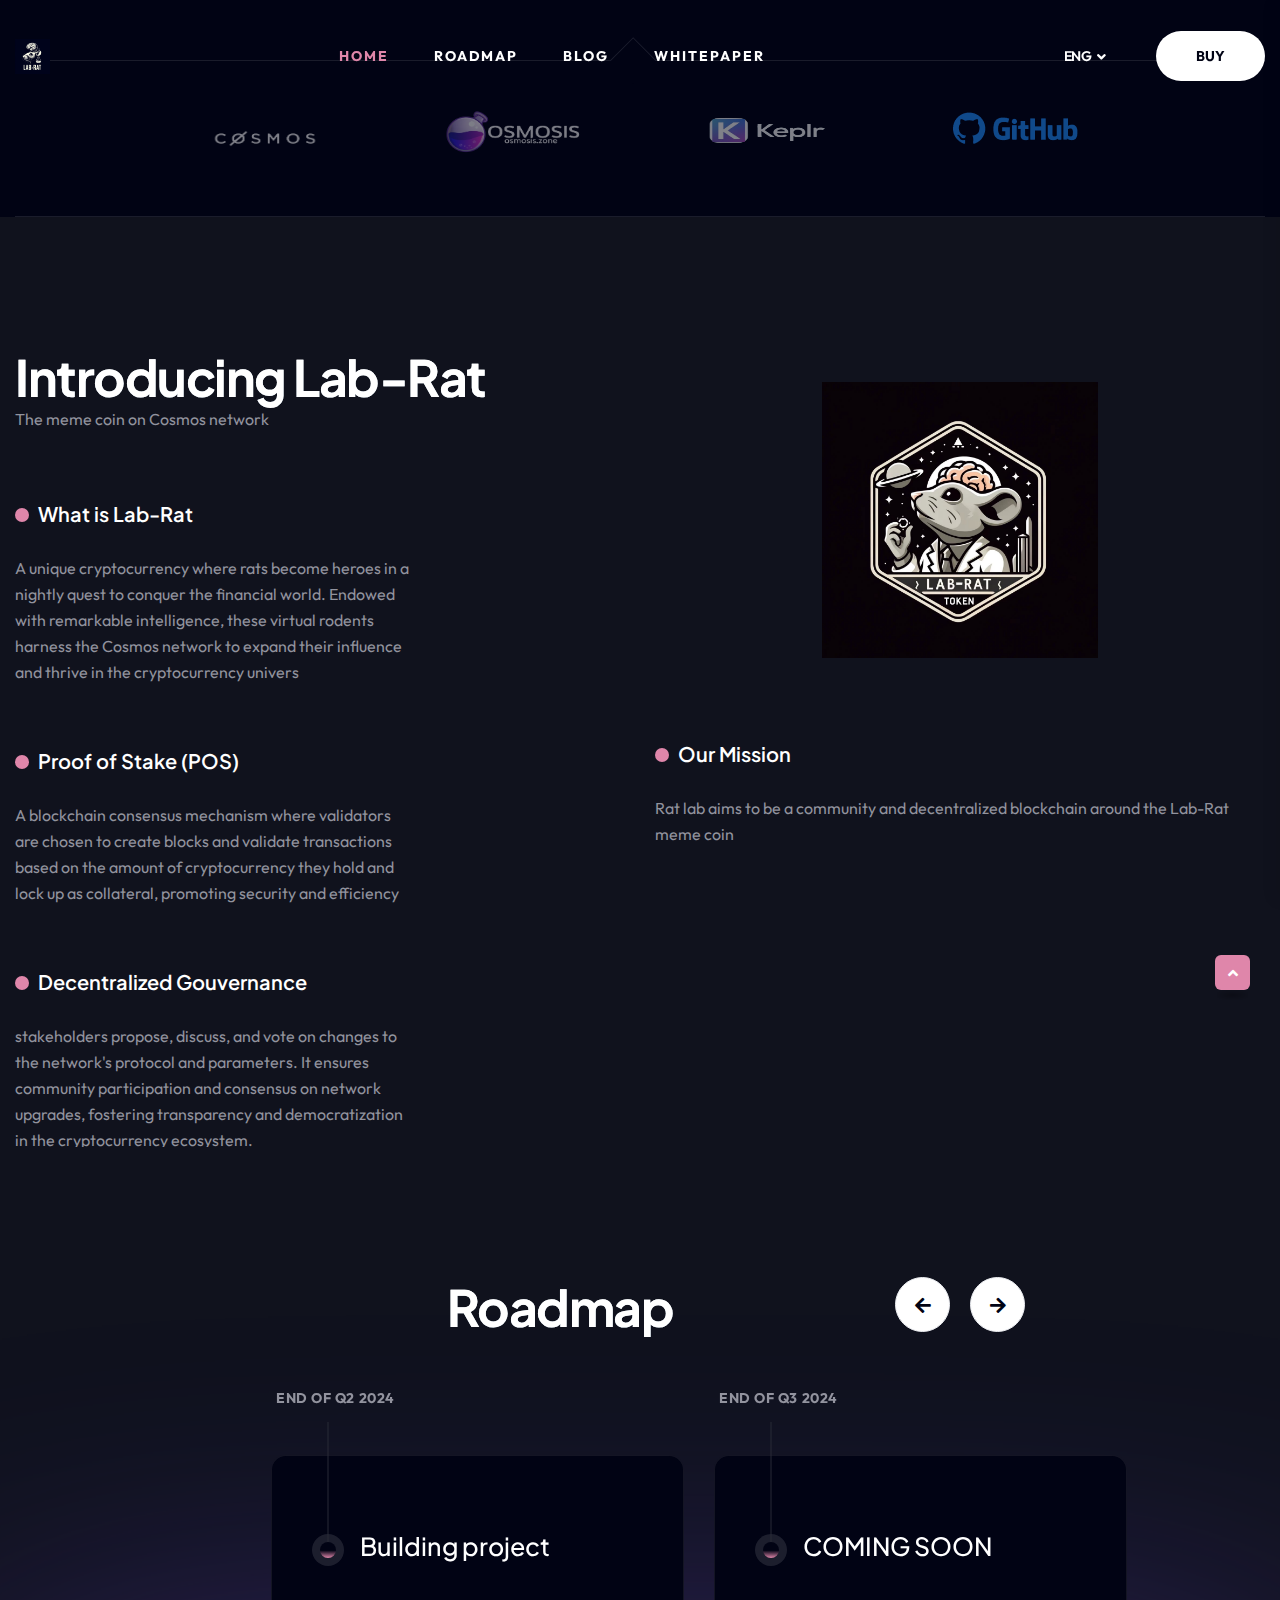
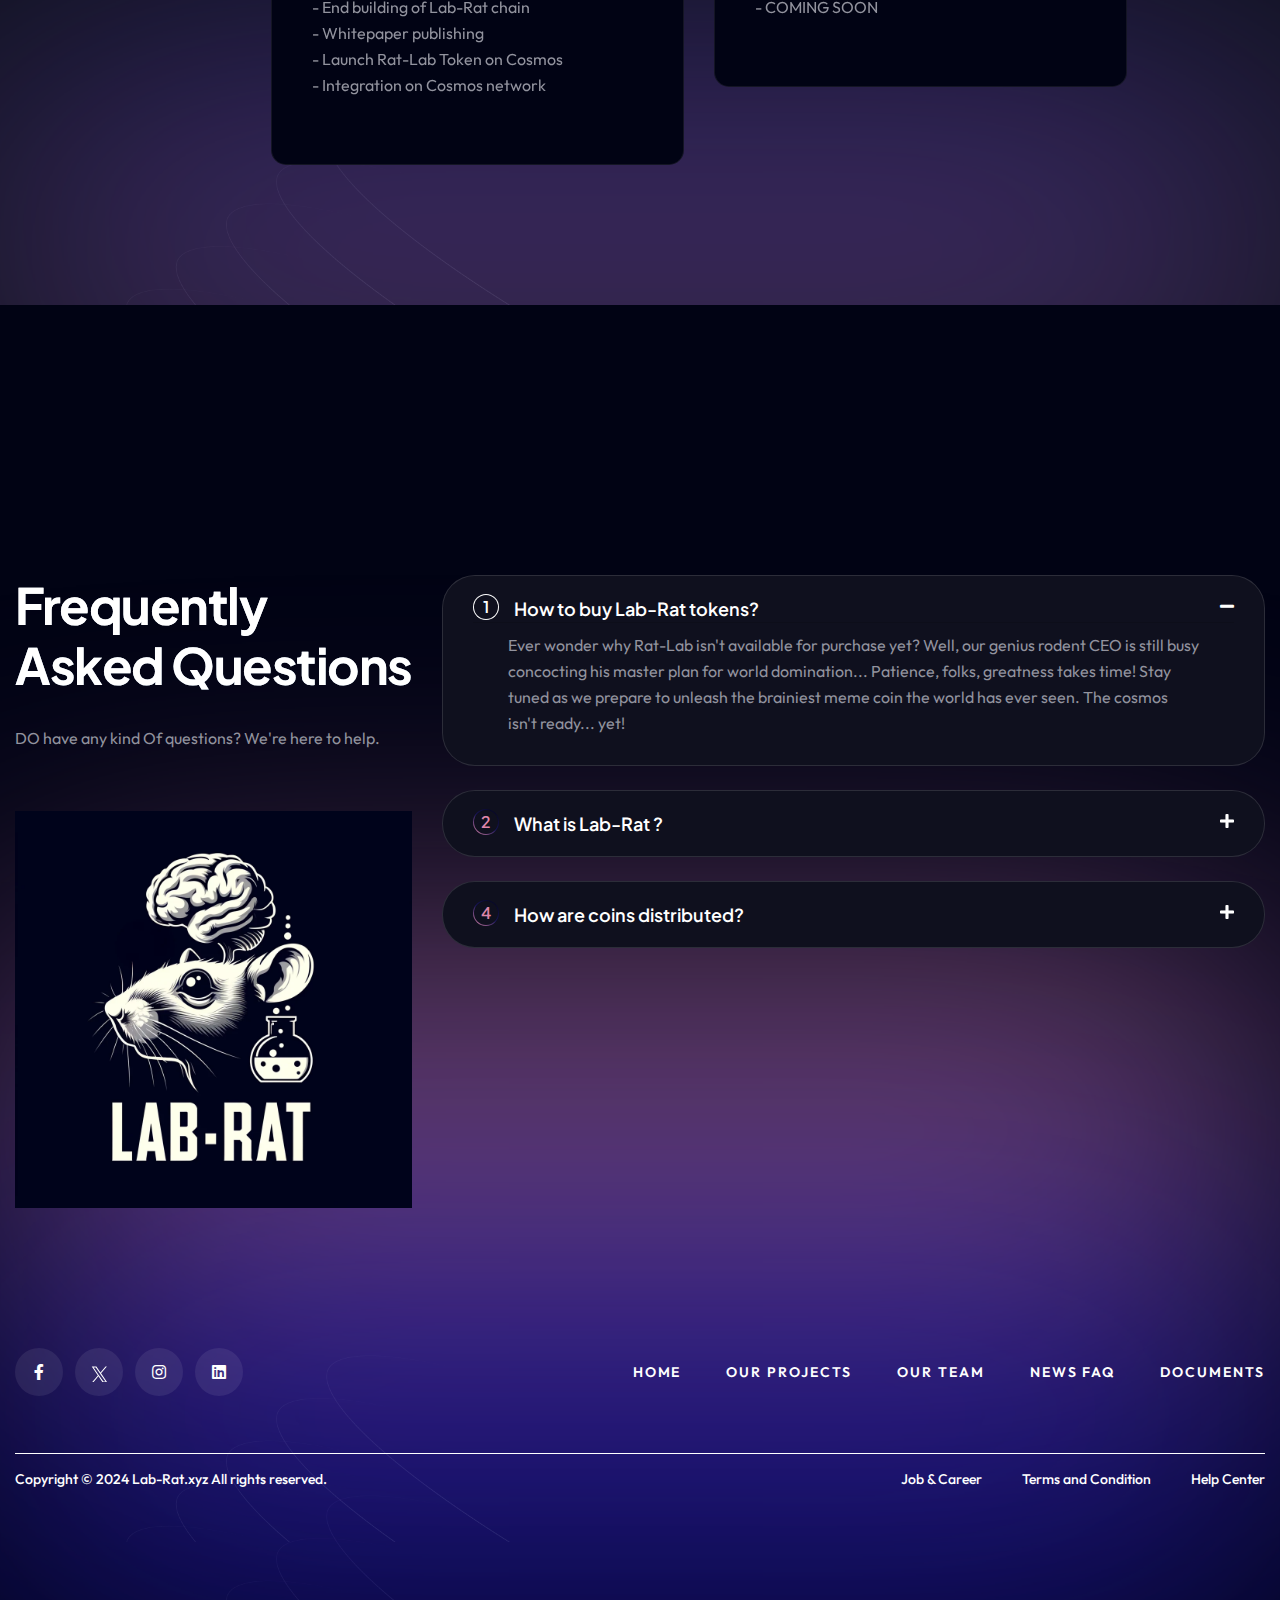
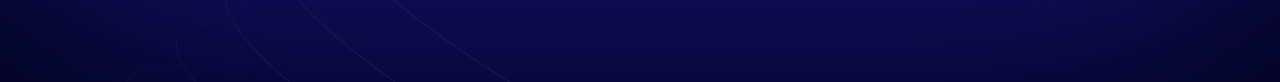
<file: index.html>
<!doctype html>
<html class="no-js" lang="zxx">

<head>
    <meta charset="utf-8">
    <meta http-equiv="x-ua-compatible" content="ie=edge">
    <title>Lab-Rat</title>
    <meta name="description" content="Rat-Lab">
    <meta name="viewport" content="width=device-width, initial-scale=1">

    <link rel="shortcut icon" type="image/x-icon" href="assets/img/favicon.png">
    <!-- Place favicon.ico in the root directory -->

    <!-- CSS here -->
    <link rel="stylesheet" href="assets/css/bootstrap.min.css">
    <link rel="stylesheet" href="assets/css/animate.min.css">
    <link rel="stylesheet" href="assets/css/fontawesome-all.min.css">
    <link rel="stylesheet" href="assets/css/magnific-popup.min.css">
    <link rel="stylesheet" href="assets/css/slick.css">
    <link rel="stylesheet" href="assets/css/default.css">
    <link rel="stylesheet" href="assets/css/style.css">
    <link rel="stylesheet" href="assets/css/responsive.css">
</head>

<body class="home-purple-gradient">
    <!--********************************
   		Code Start From Here
	******************************** -->

    <!--==============================
     Preloader
    ==============================-->
    <div id="preloader">
        <div class="spinner">
            <div class="rect1"></div>
            <div class="rect2"></div>
            <div class="rect3"></div>
            <div class="rect4"></div>
            <div class="rect5"></div>
        </div>
    </div>
    <!-- Preloader -->

    <!-- Scroll-top -->
    <button class="scroll-top scroll-to-target" data-target="html">
        <i class="fas fa-angle-up"></i>
    </button>
    <!-- Scroll-top-end-->

    <!--==============================
	Header Area
    ==============================-->
    <header id="header" class="header-layout1">
        <div id="sticky-header" class="menu-area transparent-header">
            <div class="container custom-container">
                <div class="row">
                    <div class="col-12">
                        <div class="menu-wrap">
                            <nav class="menu-nav">
                                <div class="logo">
                                    <a href="index.html"><img src="assets/img/logo/logo.png" style="height: 35px;" alt="Logo"></a>
                                </div>
                                <div class="navbar-wrap main-menu d-none d-lg-flex">
                                    <ul class="navigation">
                                        <li class="active menu-item-has-children">
                                            <a class="section-link" href="#header">Home</a>
                                        </li>
                                        <li><a href="#roadMap" class="section-link">RoadMap</a></li>
                                        <li class="menu-item-has-children">
                                            <a href="#">blog</a></li>
                                        </li>
                                        <li><a href="contact.html" class="section-link">Whitepaper</a></li>
                                    </ul>
                                </div>
                                <div class="header-action">
                                    <ul class="list-wrap">
                                        <li>
                                            <div class="dropdown-link">
                                                <a class="dropdown-toggle" href="#" role="button" id="dropdownMenuLink1" data-bs-toggle="dropdown" aria-expanded="false">ENG</a>
                                                <ul class="dropdown-menu" aria-labelledby="dropdownMenuLink1">
                                                    <li>
                                                        <a href="#">GER</a>
                                                        <a href="#">FREN</a>
                                                        <a href="#">ARAB</a>
                                                        <a href="#">LAT</a>
                                                        <a href="#">SPA</a>
                                                    </li>
                                                </ul>
                                            </div>
                                        </li>
                                        <li class="header-login"><a class="btn2" href="contact.html">BUY</a></li>
                                    </ul>
                                </div>
                                <div class="mobile-nav-toggler"><i class="fas fa-bars"></i></div>
                            </nav>
                        </div>
                    </div>
                </div>
            </div>
        </div>
        <!-- Mobile Menu  -->
        <div class="mobile-menu">
            <nav class="menu-box">
                <div class="close-btn"><i class="fas fa-times"></i></div>
                <div class="nav-logo">
                    <a href="index.html"><img src="assets/img/logo/logo.png" style="height: 400px;" alt="Logo"></a>
                </div>
                <div class="menu-outer">
                    <!--Here Menu Will Come Automatically Via Javascript / Same Menu as in Header-->
                </div>
                <div class="social-links">
                    <ul class="clearfix list-wrap">
                        <li><a href="#"><i class="fab fa-facebook-f"></i></a></li>
                        <li>
                            <a href="#">
                                <svg xmlns="http://www.w3.org/2000/svg" width="16" height="16" viewBox="0 0 16 16" fill="none">
                                    <path
                                        d="M10.0596 7.34522L15.8879 0.570312H14.5068L9.44607 6.45287L5.40411 0.570312H0.742188L6.85442 9.46578L0.742188 16.5703H2.12338L7.4676 10.3581L11.7362 16.5703H16.3981L10.0593 7.34522H10.0596ZM8.16787 9.54415L7.54857 8.65836L2.62104 1.61005H4.74248L8.71905 7.29827L9.33834 8.18405L14.5074 15.5779H12.386L8.16787 9.54449V9.54415Z"
                                        fill="currentColor"></path>
                                </svg>
                            </a>
                        </li>
                        <li><a href="#"><i class="fab fa-instagram"></i></a></li>
                        <li><a href="#"><i class="fab fa-linkedin-in"></i></a></li>
                        <li><a href="#"><i class="fab fa-youtube"></i></a></li>
                    </ul>
                </div>
            </nav>
        </div>
        <div class="menu-backdrop"></div>
        <!-- End Mobile Menu -->
    </header>

    <!--======== / Hero Section ========-->

    <!--==============================
    Brand Area 2
    ==============================-->
    <div class="brand-area2">
        <div class="container">
            <div class="row g-0">
                <div class="col-lg-12">
                    <div class="brand-title text-center">
                        <!-- Le titre de la marque va ici -->
                    </div>
                </div>
            </div>
            <div class="brand-item-wrap style2">
                <div class="row g-0 brand-active2">
                    <div class="col-12">
                        <div class="brand-item">
                            <img src="assets/img/brand/cosmoshub.png" alt="" width="140" height="65">
                        </div> 
                    </div>
                    <div class="col-12">
                        <div class="brand-item">
                            <img src="assets/img/brand/osmosnet.png" alt="" width="150" height="50">
                        </div>
                    </div>
                    <!-- Les autres éléments de la marque vont ici -->
                    <div class="col-12">
                        <div class="brand-item">
                            <img src="assets/img/brand/keplr.png" alt="" width="140" height="35">
                        </div>
                    </div>
                    <div class="col-12">
                        <div class="brand-item">
                            <img src="assets/img/brand/brand_img04.png" alt="">
                        </div>
                    </div>
                </div>
            </div>
        </div>
    </div>
    <!--==============================
    Intro Area
    ==============================-->
    <div class="pt-130 overflow-hidden bg-black2">
        <div class="container">
            <div class="row">
                <div class="col-xl-6">
                    <div class="section-title mb-45">
                        <h2 class="title style2">Introducing Lab-Rat</h2>
                        <p> The meme coin on Cosmos network</p>
                    </div>
                </div>
            </div>
            <div class="row justify-content-between">
                <div class="col-xl-4">
                    <div class="intro-wrap mt-xl-4">
                        <h6 class="intro-wrap-title">What is Lab-Rat</h6>
                        <p class="intro-wrap-text">
                            A unique cryptocurrency where rats become heroes in a nightly quest to conquer the financial world. Endowed with remarkable intelligence, these virtual rodents harness the Cosmos network to expand their influence and thrive in the cryptocurrency univers </p>
                    </div>
                    <div class="intro-wrap">
                        <h6 class="intro-wrap-title">Proof of Stake (POS)</h6>
                        <p class="intro-wrap-text">A blockchain consensus mechanism where validators are chosen to create blocks and validate transactions based on the amount of cryptocurrency they hold and lock up as collateral, promoting security and efficiency</p>
                    </div>
                    <div class="intro-wrap">
                        <h6 class="intro-wrap-title">Decentralized Gouvernance</h6>
                        <p class="intro-wrap-text">stakeholders propose, discuss, and vote on changes to the network's protocol and parameters. It ensures community participation and consensus on network upgrades, fostering transparency and democratization in the cryptocurrency ecosystem.</p>
                    </div>
                </div>
                <div class="col-xl-6">
                    <div class="intro-thumb1 alltuchtopdown">
                        <img src="assets/img/update/normal/intro_1-1.png" alt="img">
                    </div>
                    <div class="intro-wrap mt-50">
                        <h6 class="intro-wrap-title">Our Mission</h6>
                        <p class="intro-wrap-text">Rat lab aims to be a community and decentralized blockchain around the Lab-Rat meme coin</p>
                        </p>
                    </div>
                </div>
            </div>
        </div>
    </div>

    <!--==============================
        RoadMap Area 2
    ==============================-->
    <div class="pt-130 pb-140 overflow-hidden bg-black2 position-relative z-index-common" id="roadMap">
        <div class="bg-gradient-2">
            <img src="assets/img/update/bg/bg-gradient1-1.jpg" alt="img">
        </div>
        <div class="container">
            <div class="row justify-content-center">
                <div class="col-lg-6 col-sm-8 text-center">
                    <div class="section-title mb-50">
                        <h2 class="title style2">Roadmap</h2>
                    </div>
                </div>
                <div class="col-sm-auto">
                    <div class="icon-box">
                        <button class="slider-arrow prev-btn default"><i class="fas fa-arrow-left"></i></button>
                        <button class="slider-arrow next-btn default"><i class="fas fa-arrow-right"></i></button>
                    </div>
                </div>
            </div>
        </div>
        <div class="container-fluid p-0">
            <div class="slider-area position-relative">
                <div class="row roadMap-active2 roadmap-slider1 justify-content-center">
                    <div class="col-lg-4">
                        <div class="roadmap-item">
                            <span class="roadmap-title">End of Q2 2024</span>
                            <div class="roadmap-content">
                                <h4 class="title"><span class="dot"></span>Building project</h4>
                                <p>- End building of Lab-Rat chain</p>
                                <p>- Whitepaper publishing </p>
                                <p>- Launch Rat-Lab Token on Cosmos
                                    <p>- Integration on Cosmos network</p> </p>
                            </div>
                        </div>
                    </div>
                    <div class="col-lg-4">
                        <div class="roadmap-item">
                            <span class="roadmap-title">End of Q3 2024</span>
                            <div class="roadmap-content">
                                <h4 class="title"><span class="dot"></span>COMING SOON</h4>
                                <p>- COMING SOON</p>
                            </div>
                        </div>
                    </div>
                </div>
            </div>
        </div>
    </div>

    

    <!--==============================
    Team Area
    ==============================-->
    <div class="pt-130 pb-140 overflow-hidden position-relative z-index-common">
        <div class="bg-gradient-3">
            <img src="assets/img/update/bg/bg-gradient1-1.jpg" alt="img">
        </div>



    <!--==============================
    Faq Area
    ==============================-->
    <div class="pt-140 pb-140 overflow-hidden">
        <div class="container">
            <div class="row gy-40 justify-content-between">
                <div class="col-xl-4 text-xl-start">
                    <div class="section-title mb-50">
                        <h2 class="title style2">Frequently Asked Questions</h2>
                        <p class="sec-text">DO have any kind Of questions?
                            We're here to help.</p>
                    </div>
                    <div class="faq-thumb mt-60">
                        <img src="assets/img/update/normal/faq_1-1.png" alt="img">
                    </div>
                </div>
                <div class="col-xxl-6 col-xl-8">
                    <div class="accordion-area accordion" id="faqAccordion">

                        <div class="accordion-card active">
                            <div class="accordion-header" id="collapse-item-1">
                                <button class="accordion-button " type="button" data-bs-toggle="collapse" data-bs-target="#collapse-1" aria-expanded="true" aria-controls="collapse-1"><span class="number">1</span> How to buy Lab-Rat tokens?</button>
                            </div>
                            <div id="collapse-1" class="accordion-collapse collapse show" aria-labelledby="collapse-item-1" data-bs-parent="#faqAccordion">
                                <div class="accordion-body">
                                    <p class="faq-text">Ever wonder why Rat-Lab isn't available for purchase yet? Well, our genius rodent CEO is still busy concocting his master plan for world domination... Patience, folks, greatness takes time! Stay tuned as we prepare to unleash the brainiest meme coin the world has ever seen. The cosmos isn't ready... yet!</p>
                                </div>
                            </div>
                        </div>


                        <div class="accordion-card">
                            <div class="accordion-header" id="collapse-item-2">
                                <button class="accordion-button collapsed" type="button" data-bs-toggle="collapse" data-bs-target="#collapse-2" aria-expanded="false" aria-controls="collapse-2"><span class="number">2</span> What is Lab-Rat ?
                                </button>
                            </div>
                            <div id="collapse-2" class="accordion-collapse collapse " aria-labelledby="collapse-item-2" data-bs-parent="#faqAccordion">
                                <div class="accordion-body">
                                    <p class="faq-text">Meet Lab-Rat, the meme coin where even Einstein would feel outsmarted! This brainy lab rat isn't just dreaming of cheese, he's plotting a planetary takeover via the Cosmos network. Get ready to invest in the most genius rodent since... well, ever!</p>
                                </div>
                            </div>
                        </div>
                        <div class="accordion-card">
                            <div class="accordion-header" id="collapse-item-4">
                                <button class="accordion-button collapsed" type="button" data-bs-toggle="collapse" data-bs-target="#collapse-4" aria-expanded="false" aria-controls="collapse-4"><span class="number">4</span> How are coins distributed?</button>
                            </div>
                            <div id="collapse-4" class="accordion-collapse collapse " aria-labelledby="collapse-item-4" data-bs-parent="#faqAccordion">
                                <div class="accordion-body">
                                    <p class="faq-text">Our brilliant rodent overlords are still brainstorming the perfect tokenomics strategy, but fear not! We're cooking up a plan that might include an epic Airdrop, Proof of Stake and Decentralized Gouvernance. Get ready to stake your claim in the most genius crypto revolution ever!</p>
                                </div>
                            </div>
                        </div>

                    </div>
                </div>
            </div>
        </div>
    </div>

    <!--==============================
        Footer Area
    ==============================-->
    <footer class="footer-wrapper footer-layout1 position-relative">
        <div class="bg-gradient-1">
            <img src="assets/img/update/bg/bg-gradient1-1.jpg" alt="img">
        </div>
        <div class="container">
            <div class="footer-menu-area">
                <div class="row gy-4 justify-content-between align-items-center">
                    <div class="col-xl-5 col-lg-4">
                        <div class="social-btn justify-content-center justify-content-lg-start">
                            <a href="https://www.facebook.com/">
                                <i class="fab fa-facebook-f"></i>
                            </a>
                            <a href="#">
                                <svg xmlns="http://www.w3.org/2000/svg" width="16" height="16" viewBox="0 0 16 16" fill="none">
                                    <path
                                        d="M10.0596 7.34522L15.8879 0.570312H14.5068L9.44607 6.45287L5.40411 0.570312H0.742188L6.85442 9.46578L0.742188 16.5703H2.12338L7.4676 10.3581L11.7362 16.5703H16.3981L10.0593 7.34522H10.0596ZM8.16787 9.54415L7.54857 8.65836L2.62104 1.61005H4.74248L8.71905 7.29827L9.33834 8.18405L14.5074 15.5779H12.386L8.16787 9.54449V9.54415Z"
                                        fill="currentColor"></path>
                                </svg>
                            </a>
                            <a href="https://instagram.com/">
                                <i class="fab fa-instagram"></i>
                            </a>
                            <a href="https://linkedin.com/">
                                <i class="fab fa-linkedin"></i>
                            </a>
                        </div>
                    </div>
                    <div class="col-xl-7 col-lg-8 text-lg-end text-center">
                        <ul class="footer-menu-list">
                            <li>
                                <a href="index.html">
                                    HOME
                                </a>
                            </li>
                            <li>
                                <a href="#">
                                    OUR PROJECTS
                                </a>
                            </li>
                            <li>
                                <a href="#">
                                    OUR TEAM
                                </a>
                            </li>
                            <li>
                                <a href="#">
                                    NEWS FAQ
                                </a>
                            </li>
                            <li>
                                <a href="#">
                                    DOCUMENTS
                                </a>
                            </li>
                        </ul>
                    </div>
                </div>
            </div>
        </div>
        <div class="copyright-wrap text-center text-lg-start">
            <div class="container">
                <div class="row gy-3 justify-content-between align-items-center">
                    <div class="col-lg-6 align-self-center">
                        <p class="copyright-text">Copyright © 2024 <a href="#">Lab-Rat.xyz</a> All rights reserved.</p>
                    </div>
                    <div class="col-lg-6 text-lg-end">
                        <ul class="footer-links">
                            <li>
                                <a href="blog.html">
                                    Job & Career
                                </a>
                            </li>
                            <li>
                                <a href="contact.html">
                                    Terms and Condition
                                </a>
                            </li>
                            <li>
                                <a href="contact.html">
                                    Help Center
                                </a>
                            </li>
                        </ul>
                    </div>

                </div>
            </div>
        </div>
    </footer>

    <!--********************************
			Code End  Here
	******************************** -->

    <!-- JS here -->
    <script src="assets/js/vendor/jquery-3.6.0.min.js"></script>
    <script src="assets/js/bootstrap.min.js"></script>
    <script src="assets/js/jquery.countdown.min.js"></script>
    <script src="assets/js/jquery.appear.js"></script>
    <script src="assets/js/slick.min.js"></script>
    <script src="assets/js/ajax-form.js"></script>
    <script src="assets/js/jquery.easing.js"></script>
    <script src="assets/js/imagesloaded.pkgd.min.js"></script>
    <script src="assets/js/isotope.pkgd.min.js"></script>
    <script src="assets/js/jquery.magnific-popup.min.js"></script>
    <script src="assets/js/wow.min.js"></script>
    <script src="assets/js/main.js"></script>
</body>

</html>
</file>
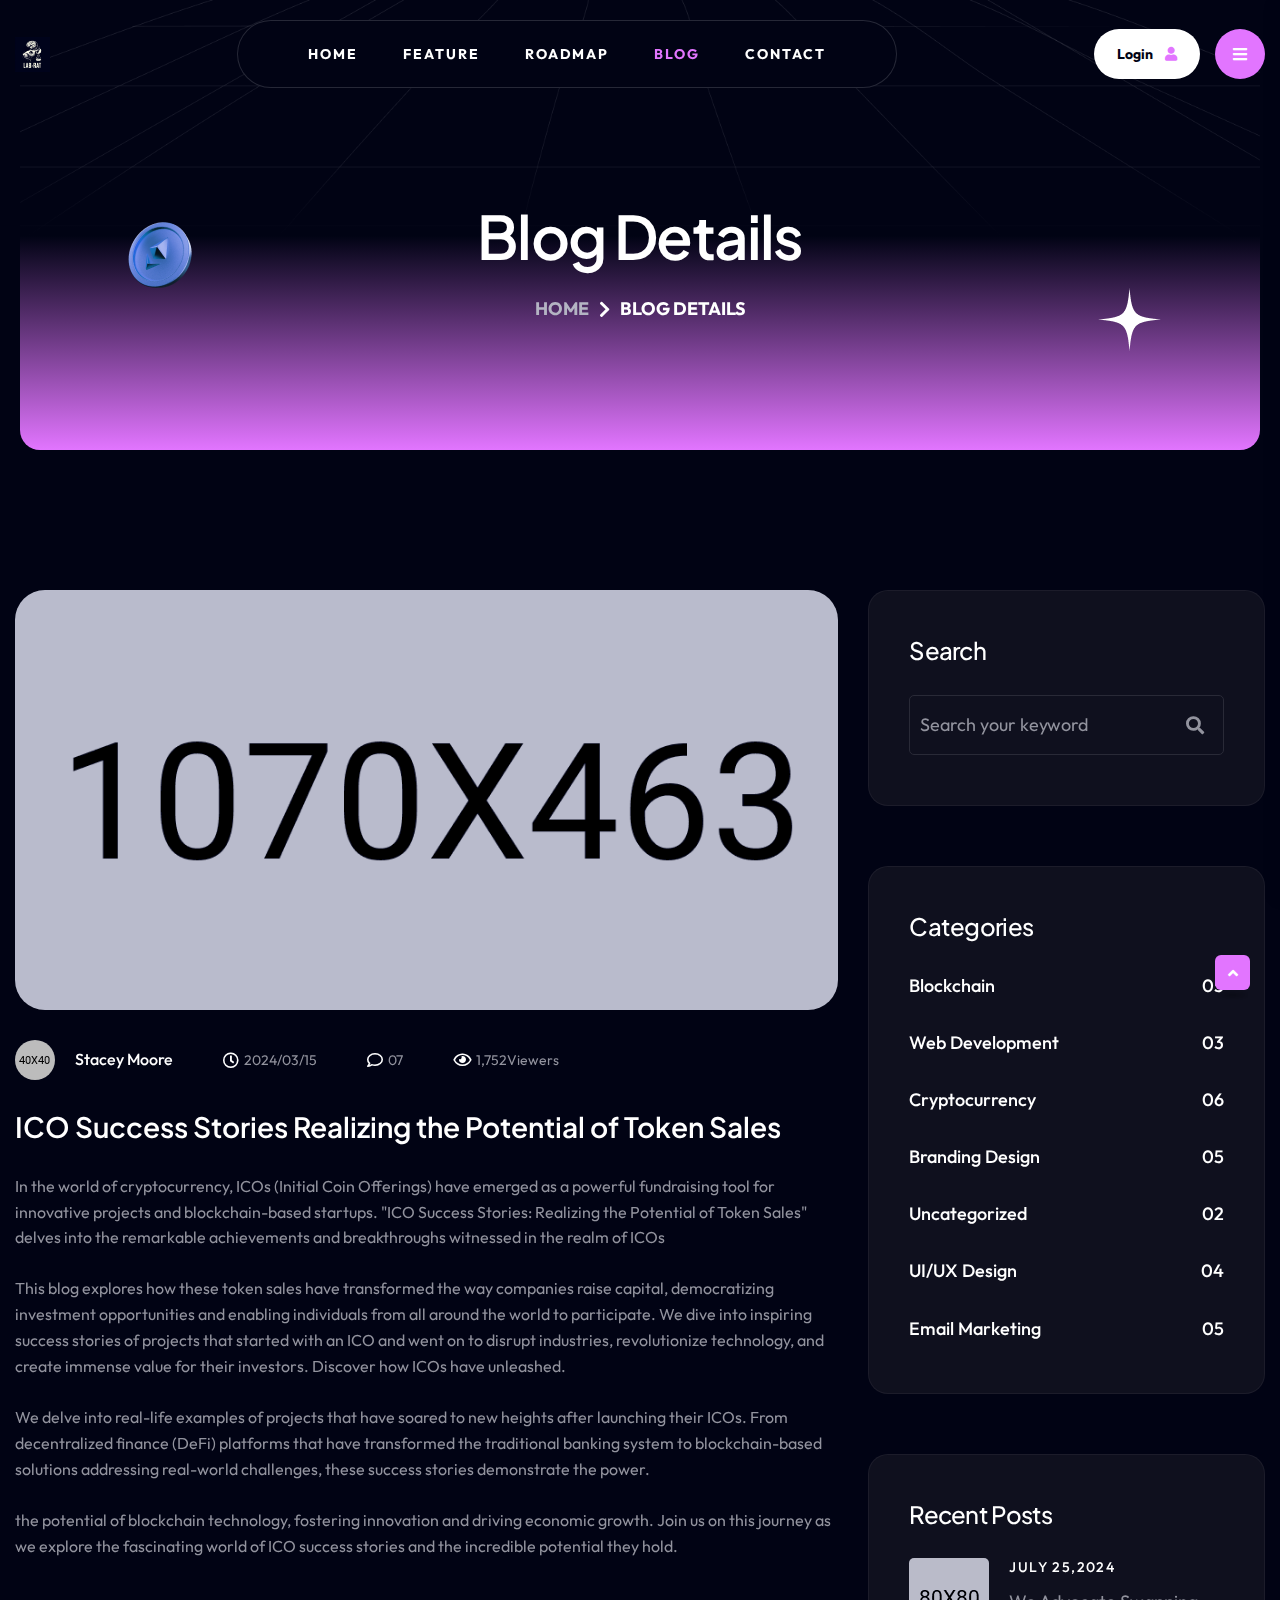
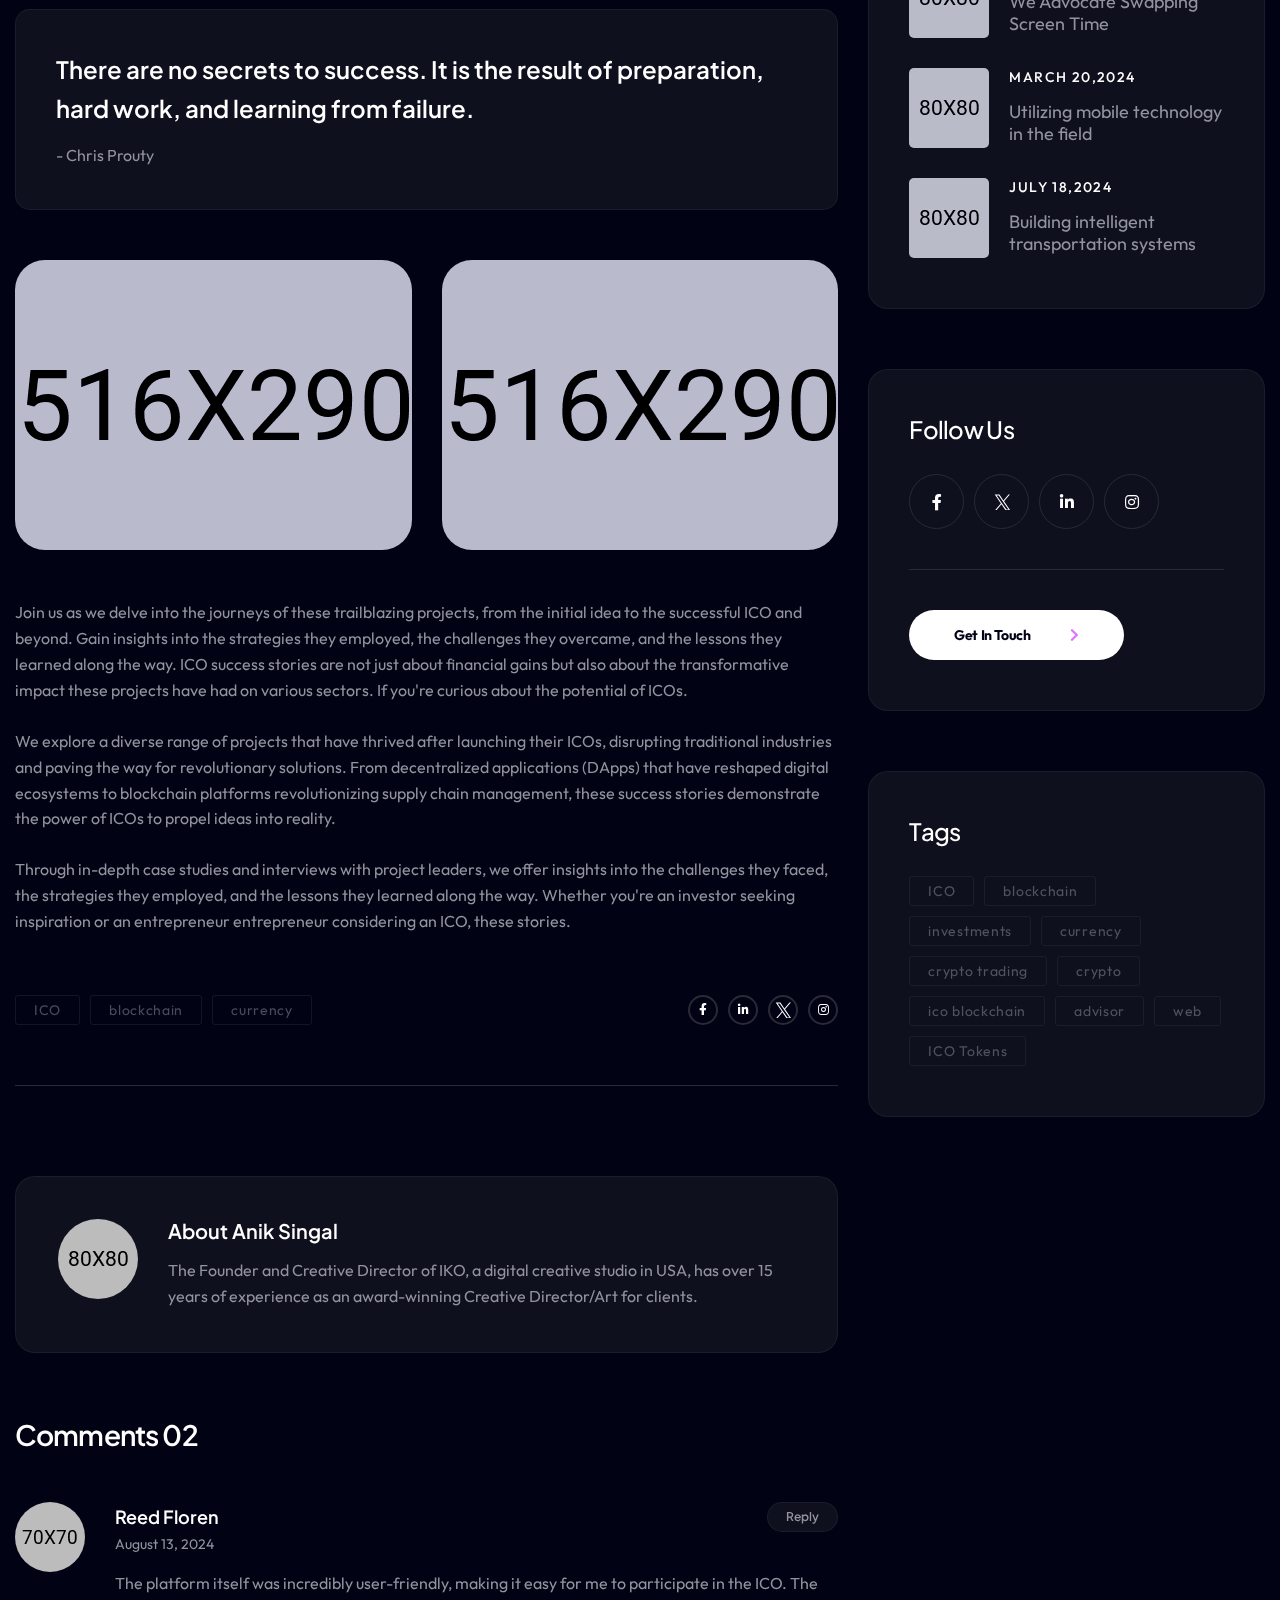
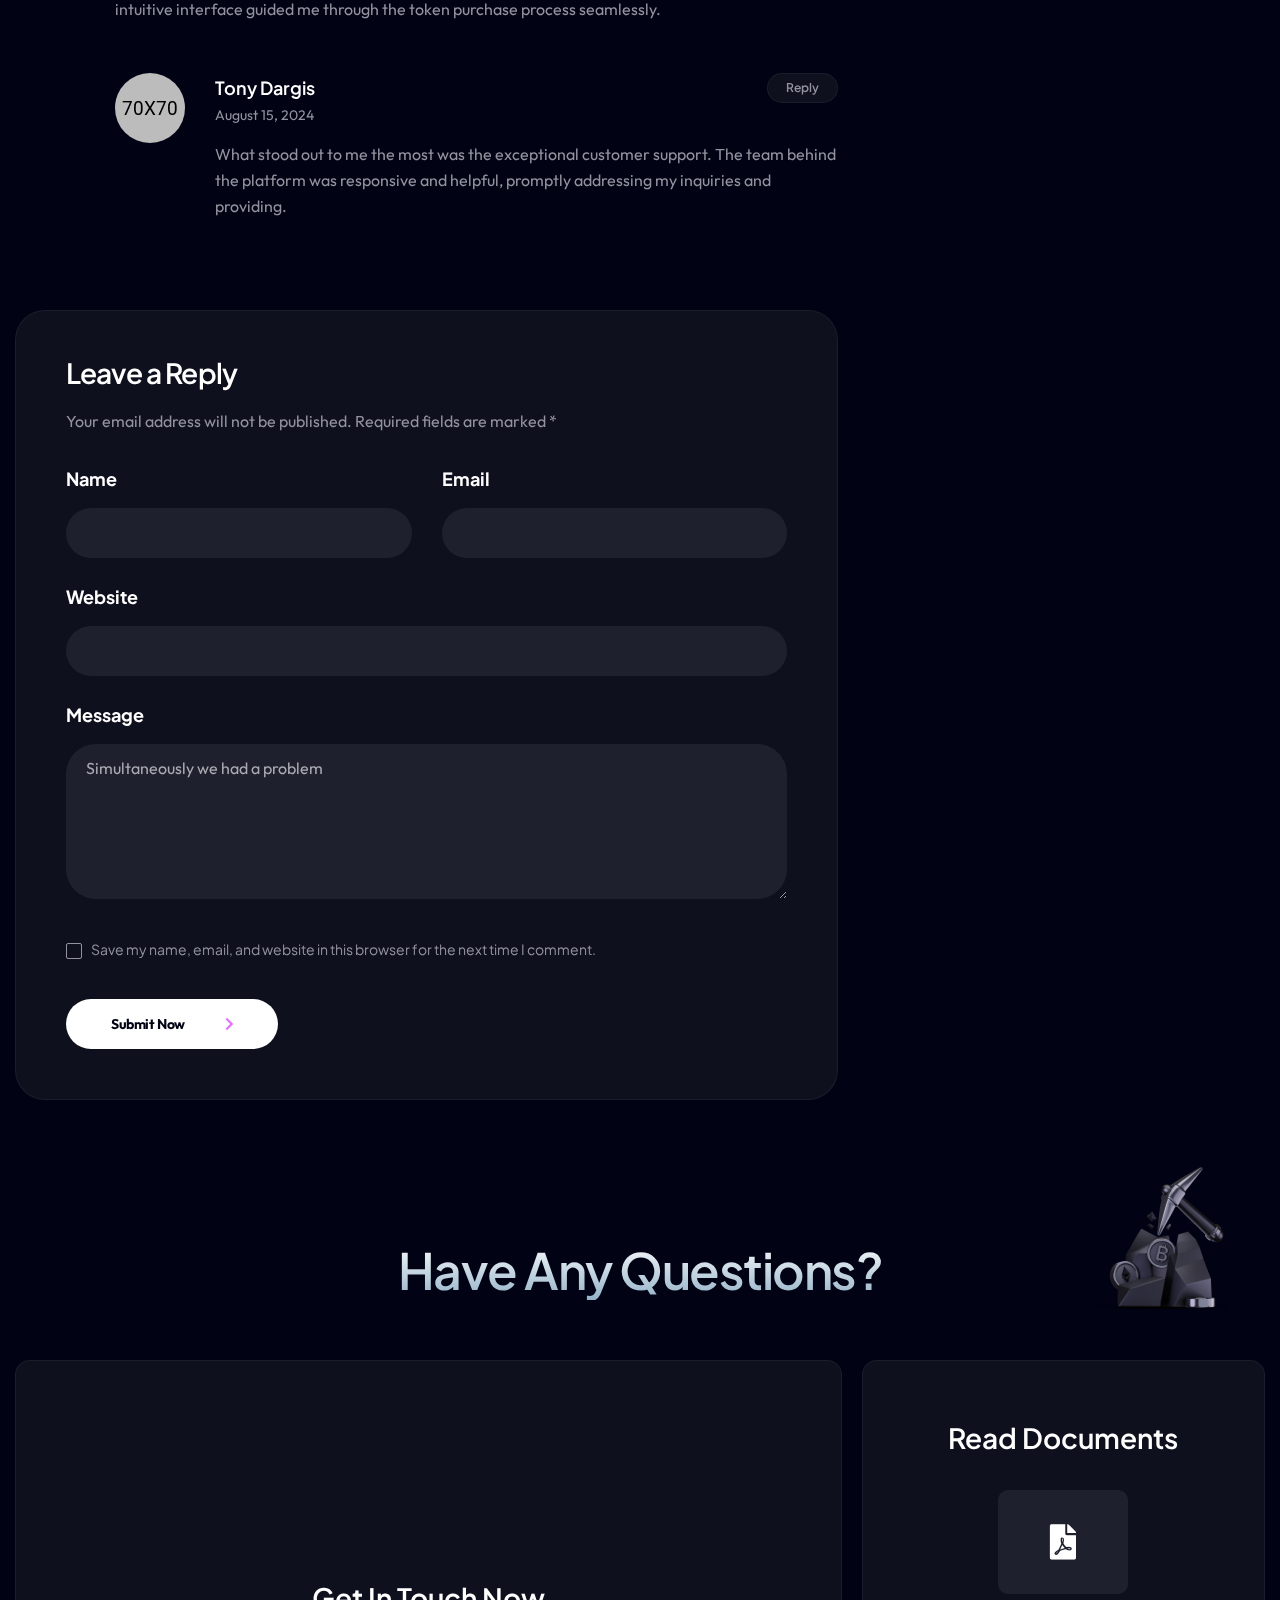
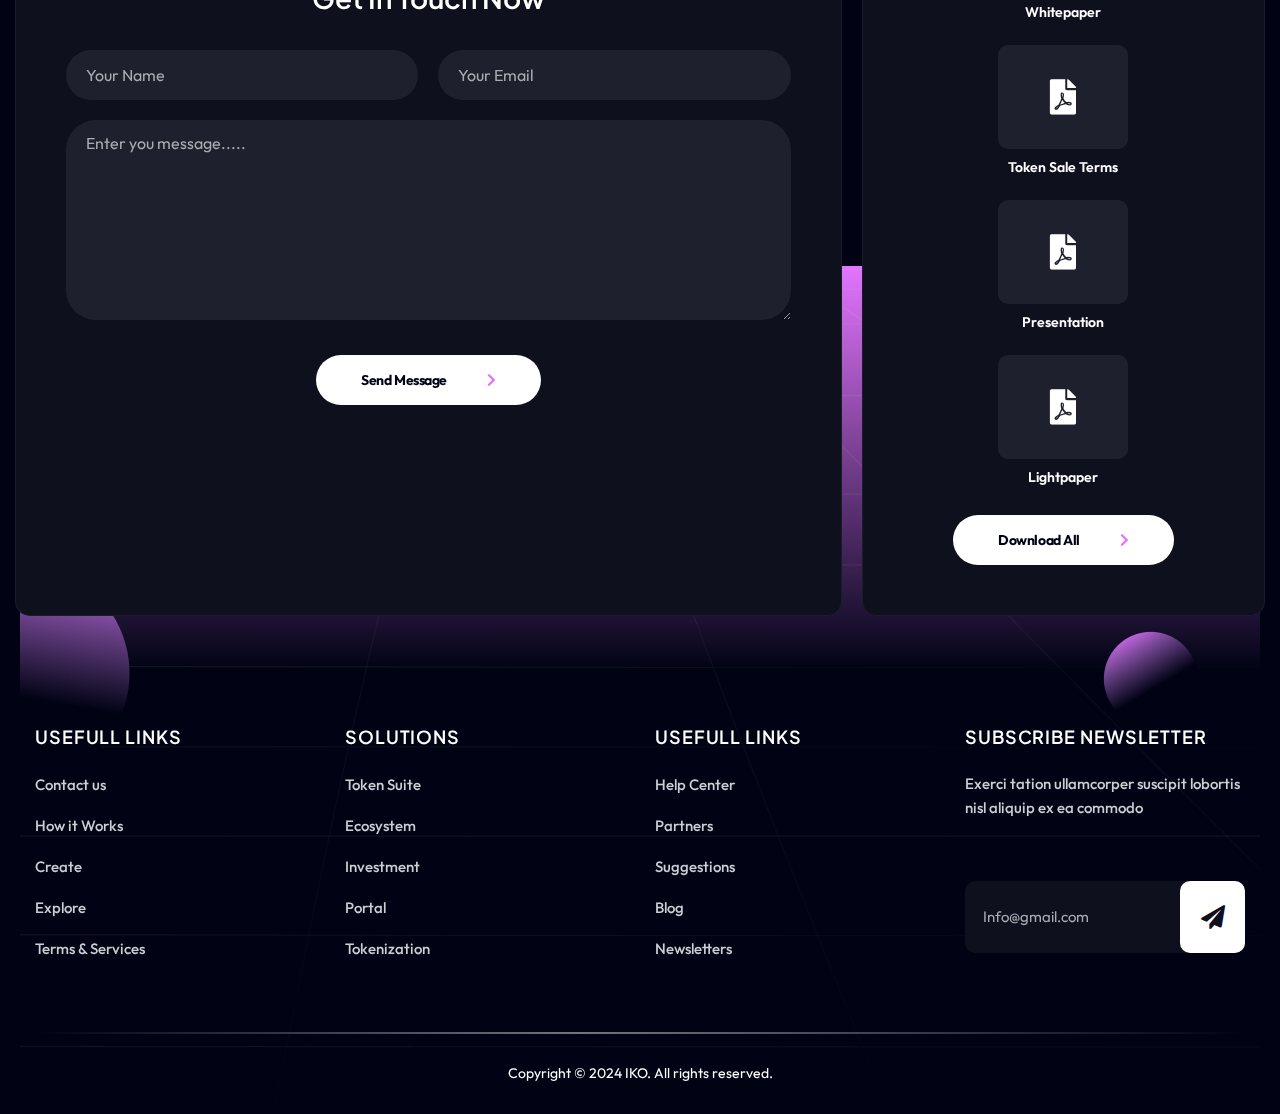
<file: blog-details.html>
<!doctype html>
<html class="no-js" lang="en">
    <head>
        <meta charset="utf-8">
        <meta http-equiv="x-ua-compatible" content="ie=edge">
        <title>IKO - ICO & Crypto Landing Page Template</title>
        <meta name="description" content="IKO - ICO & Crypto Landing Page Template">
        <meta name="viewport" content="width=device-width, initial-scale=1">

		<link rel="shortcut icon" type="image/x-icon" href="assets/img/favicon.png">
        <!-- Place favicon.ico in the root directory -->

        <!-- CSS here -->
        <link rel="stylesheet" href="assets/css/bootstrap.min.css">
        <link rel="stylesheet" href="assets/css/animate.min.css">
        <link rel="stylesheet" href="assets/css/fontawesome-all.min.css">
        <link rel="stylesheet" href="assets/css/slick.css">
        <link rel="stylesheet" href="assets/css/default.css">
        <link rel="stylesheet" href="assets/css/style.css">
        <link rel="stylesheet" href="assets/css/responsive.css">
    </head>
    <body>

        <!-- Preloader -->
        <div id="preloader">
            <div class="spinner">
                <div class="rect1"></div>
                <div class="rect2"></div>
                <div class="rect3"></div>
                <div class="rect4"></div>
                <div class="rect5"></div>
            </div>
        </div>
        <!-- Preloader -->

		<!-- Scroll-top -->
        <button class="scroll-top scroll-to-target" data-target="html">
            <i class="fas fa-angle-up"></i>
        </button>
        <!-- Scroll-top-end-->

        <!-- header-area -->
        <header id="header">
            <div id="sticky-header" class="menu-area transparent-header">
                <div class="container custom-container">
                    <div class="row">
                        <div class="col-12">
                            <div class="menu-wrap">
                                <nav class="menu-nav">
                                    <div class="logo">
                                        <a href="index.html"><img src="assets/img/logo/logo.png" style="height: 35px;" alt="Logo"></a>
                                    </div>
                                    <div class="navbar-wrap main-menu d-none d-lg-flex">
                                        <ul class="navigation">
                                            <li class="menu-item-has-children"><a href="index.html">Home</a>
                                                <ul class="sub-menu">
                                                    <li><a href="index.html">ICO Investment</a></li>
                                                    <li><a href="index-2.html">Blockchain</a></li>
                                                </ul>
                                            </li>
                                            <li><a href="index.html#feature">Feature</a></li>
                                            <li><a href="index.html#roadMap">RoadMap</a></li>
                                            <li class="active menu-item-has-children"><a href="#">blog</a>
                                                <ul class="sub-menu">
                                                    <li><a href="blog.html">Our Blog</a></li>
                                                    <li class="active"><a href="blog-details.html">Blog Details</a></li>
                                                </ul>
                                            </li>
                                            <li><a href="contact.html">Contact</a></li>
                                        </ul>
                                    </div>
                                    <div class="header-action">
                                        <ul class="list-wrap">
                                            <li class="header-login"><a href="#">Login<i class="fas fa-user"></i></a></li>
                                            <li class="offcanvas-menu"><a href="#" class="menu-tigger"><i
                                                        class="fas fa-bars"></i></a></li>
                                        </ul>
                                    </div>
                                    <div class="mobile-nav-toggler"><i class="fas fa-bars"></i></div>
                                </nav>
                            </div>
                        </div>
                    </div>
                </div>
            </div>

            <!-- Mobile Menu  -->
            <div class="mobile-menu">
                <nav class="menu-box">
                    <div class="close-btn"><i class="fas fa-times"></i></div>
                    <div class="nav-logo">
                        <a href="index.html"><img src="assets/img/logo/logo.png" style="height: 35px;" alt="Logo"></a>
                    </div>
                    <div class="menu-outer">
                        <!--Here Menu Will Come Automatically Via Javascript / Same Menu as in Header-->
                    </div>
                    <div class="social-links">
                        <ul class="clearfix list-wrap">
                            <li><a href="#"><i class="fab fa-facebook-f"></i></a></li>
                            <li>
                                <a href="#">
                                    <svg xmlns="http://www.w3.org/2000/svg" width="16" height="16" viewBox="0 0 16 16" fill="none">
                                        <path d="M10.0596 7.34522L15.8879 0.570312H14.5068L9.44607 6.45287L5.40411 0.570312H0.742188L6.85442 9.46578L0.742188 16.5703H2.12338L7.4676 10.3581L11.7362 16.5703H16.3981L10.0593 7.34522H10.0596ZM8.16787 9.54415L7.54857 8.65836L2.62104 1.61005H4.74248L8.71905 7.29827L9.33834 8.18405L14.5074 15.5779H12.386L8.16787 9.54449V9.54415Z" fill="currentColor"></path>
                                    </svg>
                                </a>
                            </li>
                            <li><a href="#"><i class="fab fa-instagram"></i></a></li>
                            <li><a href="#"><i class="fab fa-linkedin-in"></i></a></li>
                            <li><a href="#"><i class="fab fa-youtube"></i></a></li>
                        </ul>
                    </div>
                </nav>
            </div>
            <div class="menu-backdrop"></div>
            <!-- End Mobile Menu -->

            <!-- offCanvas-menu -->
            <div class="extra-info">
                <div class="close-icon menu-close">
                    <button><i class="far fa-window-close"></i></button>
                </div>
                <div class="logo-side mb-30">
                    <a href="index.html"><img src="assets/img/logo/logo.png" style="height: 35px;" alt="Logo"></a>
                </div>
                <div class="side-info mb-30">
                    <div class="contact-list mb-30">
                        <h4>Office Address</h4>
                        <p>123/A, Miranda City Likaoli <br> Prikano, Dope</p>
                    </div>
                    <div class="contact-list mb-30">
                        <h4>Phone Number</h4>
                        <p>+0989 7876 9865 9</p>
                        <p>+(090) 8765 86543 85</p>
                    </div>
                    <div class="contact-list mb-30">
                        <h4>Email Address</h4>
                        <p>info@example.com</p>
                        <p>example.mail@hum.com</p>
                    </div>
                </div>
                <div class="social-icon-right mt-30">
                    <a href="#"><i class="fab fa-facebook-f"></i></a>
                    <a href="#">
                        <svg xmlns="http://www.w3.org/2000/svg" width="16" height="16" viewBox="0 0 16 16" fill="none">
                            <path
                                d="M10.0596 7.34522L15.8879 0.570312H14.5068L9.44607 6.45287L5.40411 0.570312H0.742188L6.85442 9.46578L0.742188 16.5703H2.12338L7.4676 10.3581L11.7362 16.5703H16.3981L10.0593 7.34522H10.0596ZM8.16787 9.54415L7.54857 8.65836L2.62104 1.61005H4.74248L8.71905 7.29827L9.33834 8.18405L14.5074 15.5779H12.386L8.16787 9.54449V9.54415Z"
                                fill="currentColor"></path>
                        </svg>
                    </a>
                    <a href="#"><i class="fab fa-google-plus-g"></i></a>
                    <a href="#"><i class="fab fa-instagram"></i></a>
                </div>
            </div>
            <div class="offcanvas-overly"></div>
            <!-- offCanvas-menu-end -->

        </header>
        <!-- header-area-end -->

        <!-- main-area -->
        <main>

            <!-- breadcrumb-area -->
            <section class="breadcrumb-area breadcrumb-bg" data-background="assets/img/bg/breadcrumb_bg.png">
                <div class="container">
                    <div class="row">
                        <div class="col-lg-12">
                            <div class="breadcrumb-content">
                                <h2 class="title">Blog Details</h2>
                                <nav aria-label="breadcrumb">
                                    <ol class="breadcrumb">
                                        <li class="breadcrumb-item"><a href="index.html">Home</a></li>
                                        <li class="breadcrumb-item active" aria-current="page">Blog Details</li>
                                    </ol>
                                </nav>
                            </div>
                        </div>
                    </div>
                </div>
                <div class="breadcrumb-shape-wrap">
                    <img src="assets/img/images/breadcrumb_shape01.png" alt="" class="alltuchtopdown">
                    <img src="assets/img/images/breadcrumb_shape02.png" alt="" class="rotateme">
                </div>
            </section>
            <!-- breadcrumb-area-end -->

            <!-- blog-details-area -->
            <section class="blog-details-area pt-140 pb-140">
                <div class="container">
                    <div class="row">
                        <div class="col-lg-8">
                            <div class="blog-details-wrap">
                                <div class="blog-details-thumb">
                                    <img src="assets/img/blog/blog_details.jpg" alt="">
                                </div>
                                <div class="blog-details-content">
                                    <div class="blog-meta">
                                        <ul class="list-wrap">
                                            <li class="blog-author"><a href="blog-details.html"><img src="assets/img/blog/blog_author01.png" alt="">Stacey Moore</a></li>
                                            <li><i class="far fa-clock"></i>2024/03/15</li>
                                            <li><a href="blog-details.html"><i class="far fa-comment"></i>07</a></li>
                                            <li><i class="far fa-eye"></i>1,752Viewers</li>
                                        </ul>
                                    </div>
                                    <h2 class="title">ICO Success Stories Realizing the Potential of Token Sales</h2>
                                    <p>In the world of cryptocurrency, ICOs (Initial Coin Offerings) have emerged as a powerful fundraising tool for innovative projects and blockchain-based startups. "ICO Success Stories: Realizing the Potential of Token Sales" delves into the remarkable achievements and breakthroughs witnessed in the realm of ICOs</p>
                                    <p>This blog explores how these token sales have transformed the way companies raise capital, democratizing investment opportunities and enabling individuals from all around the world to participate. We dive into inspiring success stories of projects that started with an ICO and went on to disrupt industries, revolutionize technology, and create immense value for their investors. Discover how ICOs have unleashed.</p>
                                    <p>We delve into real-life examples of projects that have soared to new heights after launching their ICOs. From decentralized finance (DeFi) platforms that have transformed the traditional banking system to blockchain-based solutions addressing real-world challenges, these success stories demonstrate the power.</p>
                                    <p>the potential of blockchain technology, fostering innovation and driving economic growth. Join us on this journey as we explore the fascinating world of ICO success stories and the incredible potential they hold.</p>
                                    <blockquote>
                                        <p>There are no secrets to success. It is the result of preparation, hard work, and learning from failure.</p>
                                        <cite>- Chris Prouty</cite>
                                    </blockquote>
                                    <div class="blog-details-inner-img">
                                        <div class="row">
                                            <div class="col-md-6">
                                                <img src="assets/img/blog/blog_details02.jpg" alt="">
                                            </div>
                                            <div class="col-md-6">
                                                <img src="assets/img/blog/blog_details03.jpg" alt="">
                                            </div>
                                        </div>
                                    </div>
                                    <p>Join us as we delve into the journeys of these trailblazing projects, from the initial idea to the successful ICO and beyond. Gain insights into the strategies they employed, the challenges they overcame, and the lessons they learned along the way. ICO success stories are not just about financial gains but also about the transformative impact these projects have had on various sectors. If you're curious about the potential of ICOs. </p>
                                    <p>We explore a diverse range of projects that have thrived after launching their ICOs, disrupting traditional industries and paving the way for revolutionary solutions. From decentralized applications (DApps) that have reshaped digital ecosystems to blockchain platforms revolutionizing supply chain management, these success stories demonstrate the power of ICOs to propel ideas into reality.</p>
                                    <p>Through in-depth case studies and interviews with project leaders, we offer insights into the challenges they faced, the strategies they employed, and the lessons they learned along the way. Whether you're an investor seeking inspiration or an entrepreneur entrepreneur considering an ICO, these stories.</p>
                                    <div class="blog-details-bottom">
                                        <div class="row align-items-center">
                                            <div class="col-md-7">
                                                <div class="post-tags">
                                                    <ul class="list-wrap">
                                                        <li><a href="#">ICO</a></li>
                                                        <li><a href="#">blockchain</a></li>
                                                        <li><a href="#">currency</a></li>
                                                    </ul>
                                                </div>
                                            </div>
                                            <div class="col-md-5">
                                                <div class="blog-post-share">
                                                    <ul class="list-wrap">
                                                        <li><a href="#"><i class="fab fa-facebook-f"></i></a></li>
                                                        <li><a href="#"><i class="fab fa-linkedin-in"></i></a></li>
                                                        <li>
                                                            <a href="#">
                                                                <svg xmlns="http://www.w3.org/2000/svg" width="16" height="16" viewBox="0 0 16 16" fill="none">
                                                                    <path
                                                                        d="M10.0596 7.34522L15.8879 0.570312H14.5068L9.44607 6.45287L5.40411 0.570312H0.742188L6.85442 9.46578L0.742188 16.5703H2.12338L7.4676 10.3581L11.7362 16.5703H16.3981L10.0593 7.34522H10.0596ZM8.16787 9.54415L7.54857 8.65836L2.62104 1.61005H4.74248L8.71905 7.29827L9.33834 8.18405L14.5074 15.5779H12.386L8.16787 9.54449V9.54415Z"
                                                                        fill="currentColor"></path>
                                                                </svg>
                                                            </a>
                                                        </li>
                                                        <li><a href="#"><i class="fab fa-instagram"></i></a></li>
                                                    </ul>
                                                </div>
                                            </div>
                                        </div>
                                    </div>
                                </div>
                            </div>
                            <div class="blog-avatar-wrap mb-65">
                                <div class="blog-avatar-img">
                                    <a href="#"><img src="assets/img/blog/avatar.png" alt="img"></a>
                                </div>
                                <div class="blog-avatar-info">
                                    <h4 class="name"><a href="#">About Anik Singal</a></h4>
                                    <p>The Founder and Creative Director of IKO, a digital creative studio in USA, has over 15 years of experience as an award-winning Creative Director/Art for clients.</p>
                                </div>
                            </div>
                            <div class="comments-wrap">
                                <h3 class="comments-wrap-title">Comments 02</h3>
                                <div class="latest-comments">
                                    <ul class="list-wrap">
                                        <li>
                                            <div class="comments-box">
                                                <div class="comments-avatar">
                                                    <img src="assets/img/blog/comment01.png" alt="img">
                                                </div>
                                                <div class="comments-text">
                                                    <div class="avatar-name">
                                                        <h6 class="name">Reed Floren <a href="#" class="reply-btn">Reply</a></h6>
                                                        <span class="date">August 13, 2024</span>
                                                    </div>
                                                    <p>The platform itself was incredibly user-friendly, making it easy for me to participate in the ICO. The intuitive interface guided me through the token purchase process seamlessly.</p>
                                                </div>
                                            </div>
                                            <ul class="children list-wrap">
                                                <li>
                                                    <div class="comments-box">
                                                        <div class="comments-avatar">
                                                            <img src="assets/img/blog/comment02.png" alt="img">
                                                        </div>
                                                        <div class="comments-text">
                                                            <div class="avatar-name">
                                                                <h6 class="name">Tony Dargis <a href="#" class="reply-btn">Reply</a></h6>
                                                                <span class="date">August 15, 2024</span>
                                                            </div>
                                                            <p>What stood out to me the most was the exceptional customer support. The team behind the platform was responsive and
                                                            helpful, promptly addressing my inquiries and providing.</p>
                                                        </div>
                                                    </div>
                                                </li>
                                            </ul>
                                        </li>
                                    </ul>
                                </div>
                            </div>
                            <div class="comment-respond">
                                <h3 class="comment-reply-title">Leave a Reply</h3>
                                <form action="#" class="comment-form">
                                    <p class="comment-notes">Your email address will not be published. Required fields are marked *</p>
                                    <div class="row">
                                        <div class="col-md-6">
                                            <div class="form-grp">
                                                <label for="name">Name</label>
                                                <input type="text" id="name">
                                            </div>
                                        </div>
                                        <div class="col-md-6">
                                            <div class="form-grp">
                                                <label for="email">Email</label>
                                                <input type="email" id="email">
                                            </div>
                                        </div>
                                    </div>
                                    <div class="form-grp">
                                        <label for="website">Website</label>
                                        <input type="url" id="website">
                                    </div>
                                    <div class="form-grp">
                                        <label for="message">Message</label>
                                        <textarea name="comment" id="message" placeholder="Simultaneously we had a problem"></textarea>
                                    </div>
                                    <div class="form-grp checkbox-grp">
                                        <input type="checkbox" class="form-check-input" id="checkbox">
                                        <label for="checkbox">Save my name, email, and website in this browser for the next time I comment.</label>
                                    </div>
                                    <button type="submit" class="btn">Submit Now</button>
                                </form>
                            </div>
                        </div>
                        <div class="col-lg-4">
                            <aside class="blog-sidebar">
                                <div class="blog-widget">
                                    <h4 class="widget-title">Search</h4>
                                    <div class="sidebar-search">
                                        <form action="#">
                                            <input type="text" placeholder="Search your keyword">
                                            <button type="submit"><i class="fas fa-search"></i></button>
                                        </form>
                                    </div>
                                </div>
                                <div class="blog-widget">
                                    <h4 class="widget-title">Categories</h4>
                                    <div class="sidebar-cat-list">
                                        <ul class="list-wrap">
                                            <li><a href="#">Blockchain <span>05</span></a></li>
                                            <li><a href="#">Web Development <span>03</span></a></li>
                                            <li><a href="#">Cryptocurrency <span>06</span></a></li>
                                            <li><a href="#">Branding Design <span>05</span></a></li>
                                            <li><a href="#">Uncategorized <span>02</span></a></li>
                                            <li><a href="#">UI/UX Design <span>04</span></a></li>
                                            <li><a href="#">Email Marketing <span>05</span></a></li>
                                        </ul>
                                    </div>
                                </div>
                                <div class="blog-widget">
                                    <h4 class="widget-title">Recent Posts</h4>
                                    <div class="rc-post-wrap">
                                        <div class="rc-post-item">
                                            <div class="thumb">
                                                <a href="blog-details.html"><img src="assets/img/blog/rc_post01.jpg" alt=""></a>
                                            </div>
                                            <div class="content">
                                                <span class="date">July 25,2024</span>
                                                <h6 class="title"><a href="blog-details.html">We Advocate Swapping Screen Time</a></h6>
                                            </div>
                                        </div>
                                        <div class="rc-post-item">
                                            <div class="thumb">
                                                <a href="blog-details.html"><img src="assets/img/blog/rc_post02.jpg" alt=""></a>
                                            </div>
                                            <div class="content">
                                                <span class="date">March 20,2024</span>
                                                <h6 class="title"><a href="blog-details.html">Utilizing mobile technology in the field</a></h6>
                                            </div>
                                        </div>
                                        <div class="rc-post-item">
                                            <div class="thumb">
                                                <a href="blog-details.html"><img src="assets/img/blog/rc_post03.jpg" alt=""></a>
                                            </div>
                                            <div class="content">
                                                <span class="date">July 18,2024</span>
                                                <h6 class="title"><a href="blog-details.html">Building intelligent transportation systems</a></h6>
                                            </div>
                                        </div>
                                    </div>
                                </div>
                                <div class="blog-widget">
                                    <h4 class="widget-title">Follow Us</h4>
                                    <div class="sidebar-follow-wrap">
                                        <ul class="list-wrap">
                                            <li><a href="#"><i class="fab fa-facebook-f"></i></a></li>
                                            <li>
                                                <a href="#">
                                                    <svg xmlns="http://www.w3.org/2000/svg" width="16" height="16" viewBox="0 0 16 16" fill="none">
                                                        <path
                                                            d="M10.0596 7.34522L15.8879 0.570312H14.5068L9.44607 6.45287L5.40411 0.570312H0.742188L6.85442 9.46578L0.742188 16.5703H2.12338L7.4676 10.3581L11.7362 16.5703H16.3981L10.0593 7.34522H10.0596ZM8.16787 9.54415L7.54857 8.65836L2.62104 1.61005H4.74248L8.71905 7.29827L9.33834 8.18405L14.5074 15.5779H12.386L8.16787 9.54449V9.54415Z"
                                                            fill="currentColor"></path>
                                                    </svg>
                                                </a>
                                            </li>
                                            <li><a href="#"><i class="fab fa-linkedin-in"></i></a></li>
                                            <li><a href="#"><i class="fab fa-instagram"></i></a></li>
                                        </ul>
                                        <a href="contact.html" class="btn">Get In Touch</a>
                                    </div>
                                </div>
                                <div class="blog-widget">
                                    <h4 class="widget-title">Tags</h4>
                                    <div class="sidebar-tag-list">
                                        <ul class="list-wrap">
                                            <li><a href="#">ICO</a></li>
                                            <li><a href="#">blockchain</a></li>
                                            <li><a href="#">investments</a></li>
                                            <li><a href="#">currency</a></li>
                                            <li><a href="#">crypto trading</a></li>
                                            <li><a href="#">crypto</a></li>
                                            <li><a href="#">ico blockchain</a></li>
                                            <li><a href="#">advisor</a></li>
                                            <li><a href="#">web</a></li>
                                            <li><a href="#">ICO Tokens</a></li>
                                        </ul>
                                    </div>
                                </div>
                            </aside>
                        </div>
                    </div>
                </div>
            </section>
            <!-- blog-details-area-end -->

            <!-- document-area -->
            <section class="document-area">
                <div class="container">
                    <div class="document-inner-wrap">
                        <div class="row">
                            <div class="col-lg-12">
                                <div class="section-title text-center mb-60">
                                    <h2 class="title">Have Any Questions?</h2>
                                </div>
                            </div>
                        </div>
                        <div class="row">
                            <div class="col-lg-8">
                                <div class="document-form-wrap">
                                    <h4 class="title">Get In Touch Now</h4>
                                    <form action="#">
                                        <div class="row">
                                            <div class="col-md-6">
                                                <div class="form-grp">
                                                    <input type="text" placeholder="Your Name">
                                                </div>
                                            </div>
                                            <div class="col-md-6">
                                                <div class="form-grp">
                                                    <input type="email" placeholder="Your Email">
                                                </div>
                                            </div>
                                        </div>
                                        <div class="form-grp">
                                            <textarea name="message" placeholder="Enter you message....."></textarea>
                                        </div>
                                        <button type="submit" class="btn">Send Message</button>
                                    </form>
                                </div>
                            </div>
                            <div class="col-lg-4">
                                <div class="document-wrap">
                                    <h4 class="title">Read Documents</h4>
                                    <ul class="list-wrap">
                                        <li>
                                            <a href="#">
                                                <span class="icon"><i class="fas fa-file-pdf"></i></span>
                                                Whitepaper
                                            </a>
                                        </li>
                                        <li>
                                            <a href="#">
                                                <span class="icon"><i class="fas fa-file-pdf"></i></span>
                                                Token Sale Terms
                                            </a>
                                        </li>
                                        <li>
                                            <a href="#">
                                                <span class="icon"><i class="fas fa-file-pdf"></i></span>
                                                Presentation
                                            </a>
                                        </li>
                                        <li>
                                            <a href="#">
                                                <span class="icon"><i class="fas fa-file-pdf"></i></span>
                                                Lightpaper
                                            </a>
                                        </li>
                                    </ul>
                                    <a href="#" class="btn">Download All</a>
                                </div>
                            </div>
                        </div>
                    </div>
                </div>
                <div class="document-shape">
                    <img src="assets/img/images/document_shape.png" alt="" class="alltuchtopdown">
                </div>
            </section>
            <!-- document-area-end -->

        </main>
        <!-- main-area-end -->

        <!-- footer-area -->
        <footer>
            <div class="footer-area footer-bg" data-background="assets/img/bg/footer_bg.png">
                <div class="container">
                    <div class="footer-top">
                        <div class="row">
                            <div class="col-xl-3 col-lg-3 col-md-4 col-sm-6">
                                <div class="footer-widget">
                                    <h4 class="fw-title">Usefull Links</h4>
                                    <div class="footer-link">
                                        <ul class="list-wrap">
                                            <li><a href="contact.html">Contact us</a></li>
                                            <li><a href="contact.html">How it Works</a></li>
                                            <li><a href="contact.html">Create</a></li>
                                            <li><a href="contact.html">Explore</a></li>
                                            <li><a href="contact.html">Terms & Services</a></li>
                                        </ul>
                                    </div>
                                </div>
                            </div>
                            <div class="col-xl-3 col-lg-2 col-md-4 col-sm-6">
                                <div class="footer-widget">
                                    <h4 class="fw-title">SOLUTIONS</h4>
                                    <div class="footer-link">
                                        <ul class="list-wrap">
                                            <li><a href="contact.html">Token Suite</a></li>
                                            <li><a href="contact.html">Ecosystem</a></li>
                                            <li><a href="contact.html">Investment</a></li>
                                            <li><a href="contact.html">Portal</a></li>
                                            <li><a href="contact.html">Tokenization</a></li>
                                        </ul>
                                    </div>
                                </div>
                            </div>
                            <div class="col-xl-3 col-lg-3 col-md-4 col-sm-4">
                                <div class="footer-widget">
                                    <h4 class="fw-title">Usefull Links</h4>
                                    <div class="footer-link">
                                        <ul class="list-wrap">
                                            <li><a href="contact.html">Help Center</a></li>
                                            <li><a href="contact.html">Partners</a></li>
                                            <li><a href="contact.html">Suggestions</a></li>
                                            <li><a href="blog.html">Blog</a></li>
                                            <li><a href="contact.html">Newsletters</a></li>
                                        </ul>
                                    </div>
                                </div>
                            </div>
                            <div class="col-xl-3 col-lg-4 col-sm-8">
                                <div class="footer-widget">
                                    <h4 class="fw-title">Subscribe Newsletter</h4>
                                    <div class="footer-newsletter">
                                        <p>Exerci tation ullamcorper suscipit lobortis nisl aliquip ex ea commodo</p>
                                        <form action="#">
                                            <input type="text" placeholder="Info@gmail.com">
                                            <button type="submit"><i class="fas fa-paper-plane"></i></button>
                                        </form>
                                    </div>
                                </div>
                            </div>
                        </div>
                    </div>
                    <div class="footer-bottom">
                        <div class="row">
                            <div class="col-lg-12">
                                <div class="copyright-text">
                                    <p>Copyright © 2024 IKO. All rights reserved.</p>
                                </div>
                            </div>
                        </div>
                    </div>
                </div>
                <div class="footer-shape-wrap">
                    <img src="assets/img/images/footer_shape01.png" alt="" class="alltuchtopdown">
                    <img src="assets/img/images/footer_shape02.png" alt="" class="leftToRight">
                </div>
            </div>
        </footer>
        <!-- footer-area-end -->


        <!-- JS here -->
        <script src="assets/js/vendor/jquery-3.6.0.min.js"></script>
        <script src="assets/js/bootstrap.min.js"></script>
        <script src="assets/js/jquery.countdown.min.js"></script>
        <script src="assets/js/jquery.appear.js"></script>
        <script src="assets/js/slick.min.js"></script>
        <script src="assets/js/ajax-form.js"></script>
        <script src="assets/js/jquery.easing.js"></script>
        <script src="assets/js/imagesloaded.pkgd.min.js"></script>
        <script src="assets/js/isotope.pkgd.min.js"></script>
        <script src="assets/js/jquery.magnific-popup.min.js"></script>
        <script src="assets/js/wow.min.js"></script>
        <script src="assets/js/main.js"></script>
    </body>
</html>
</file>
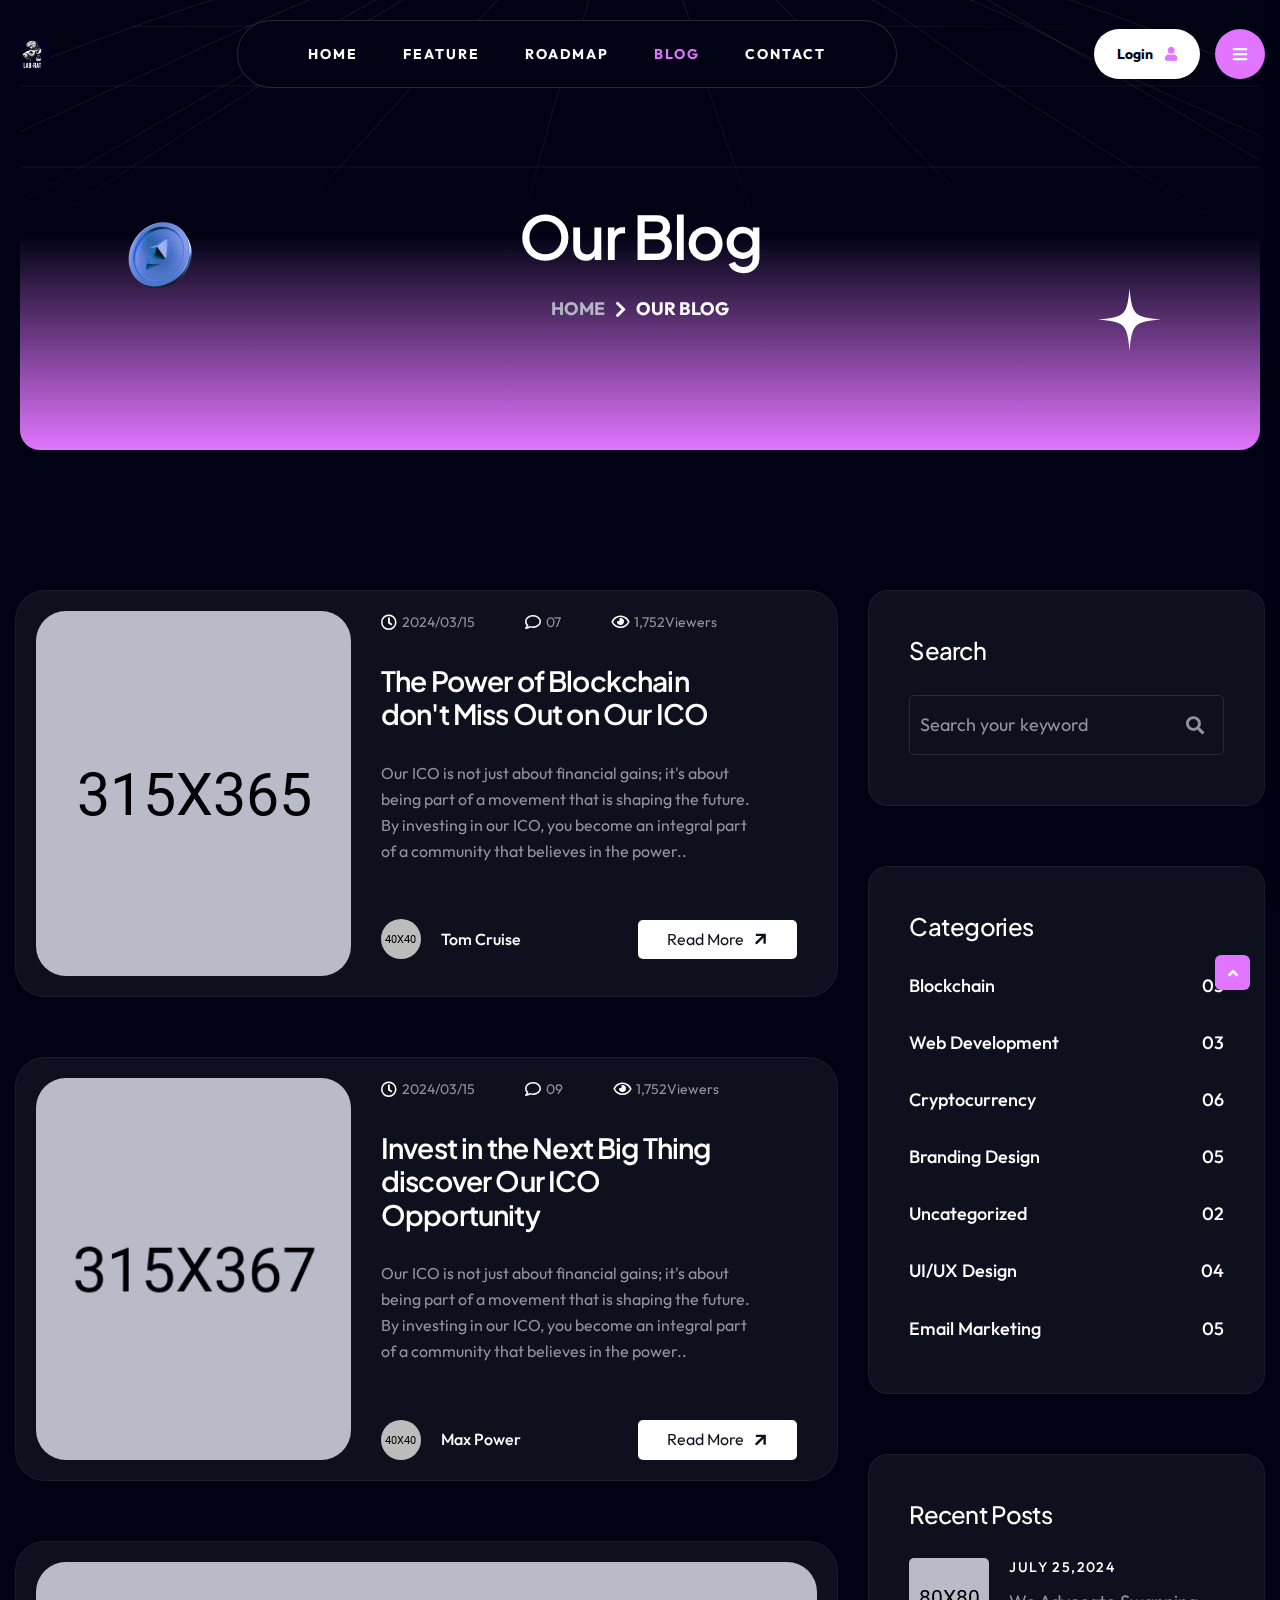
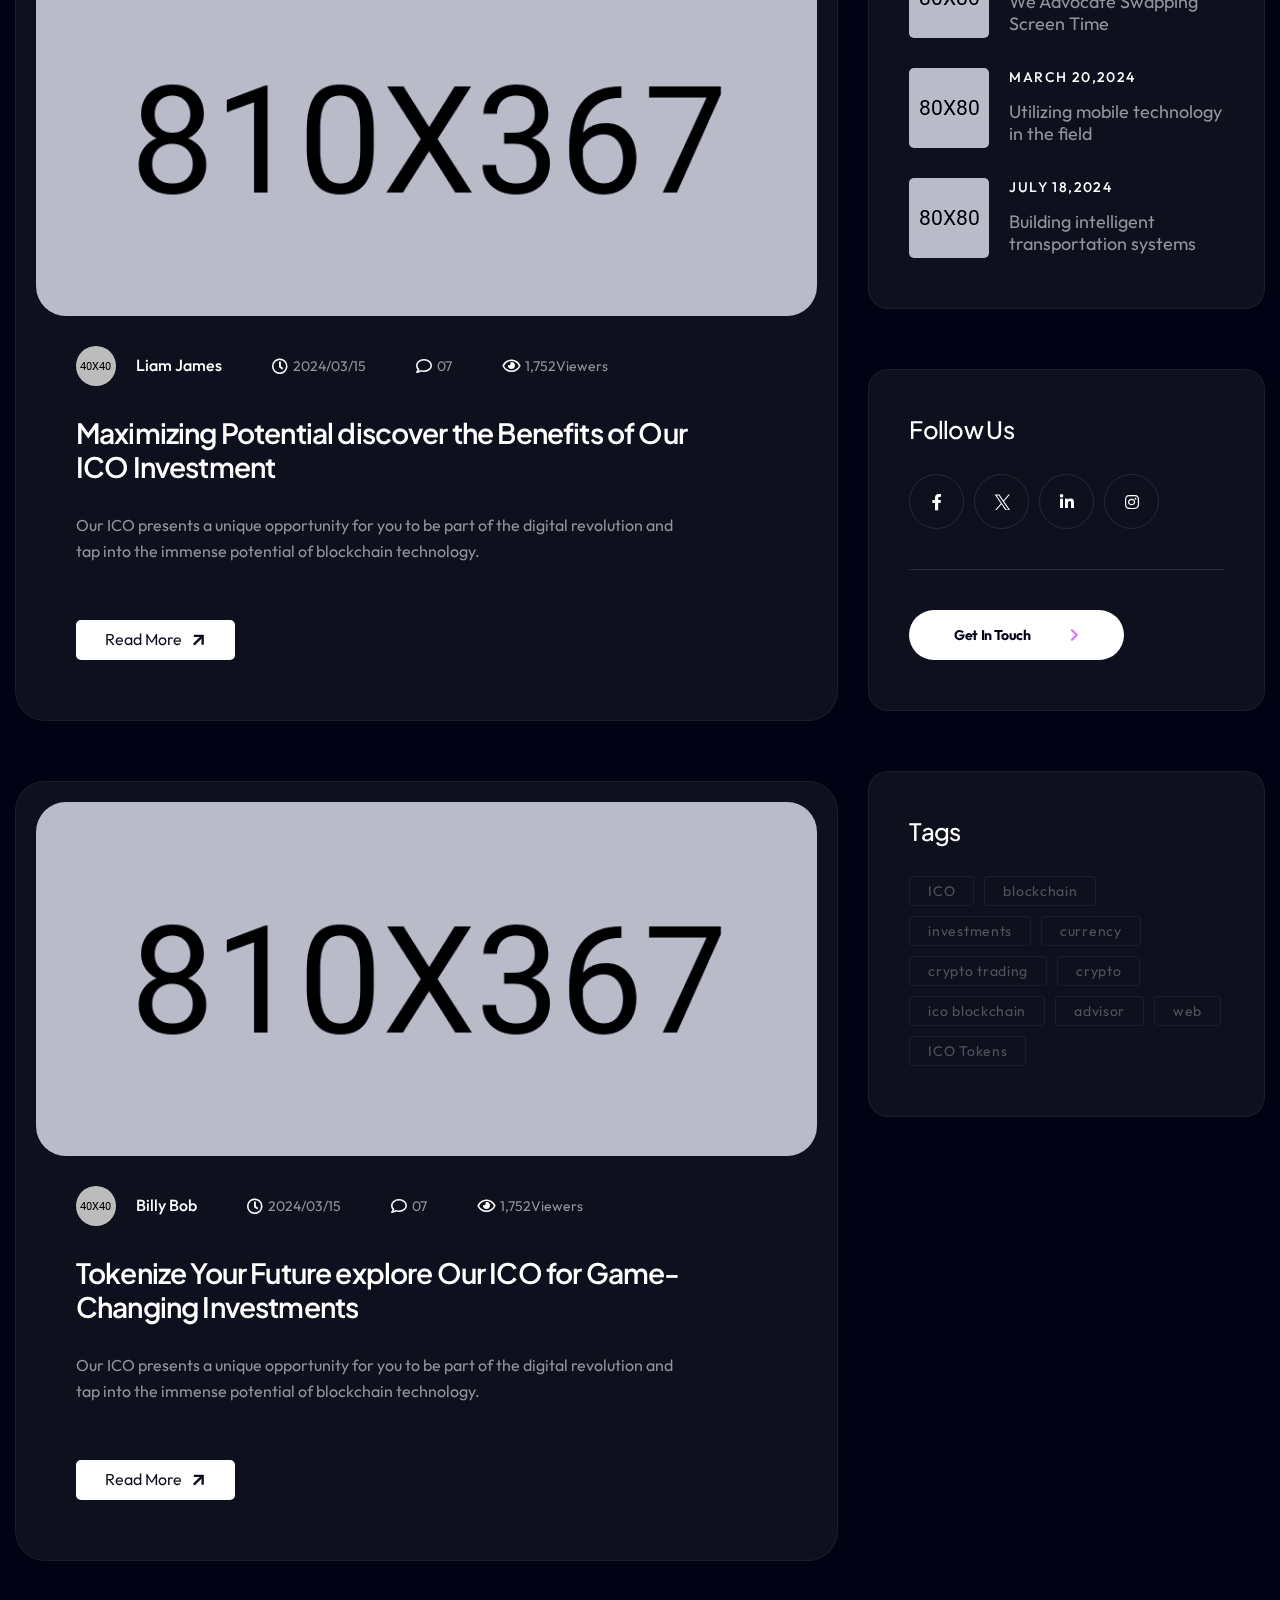
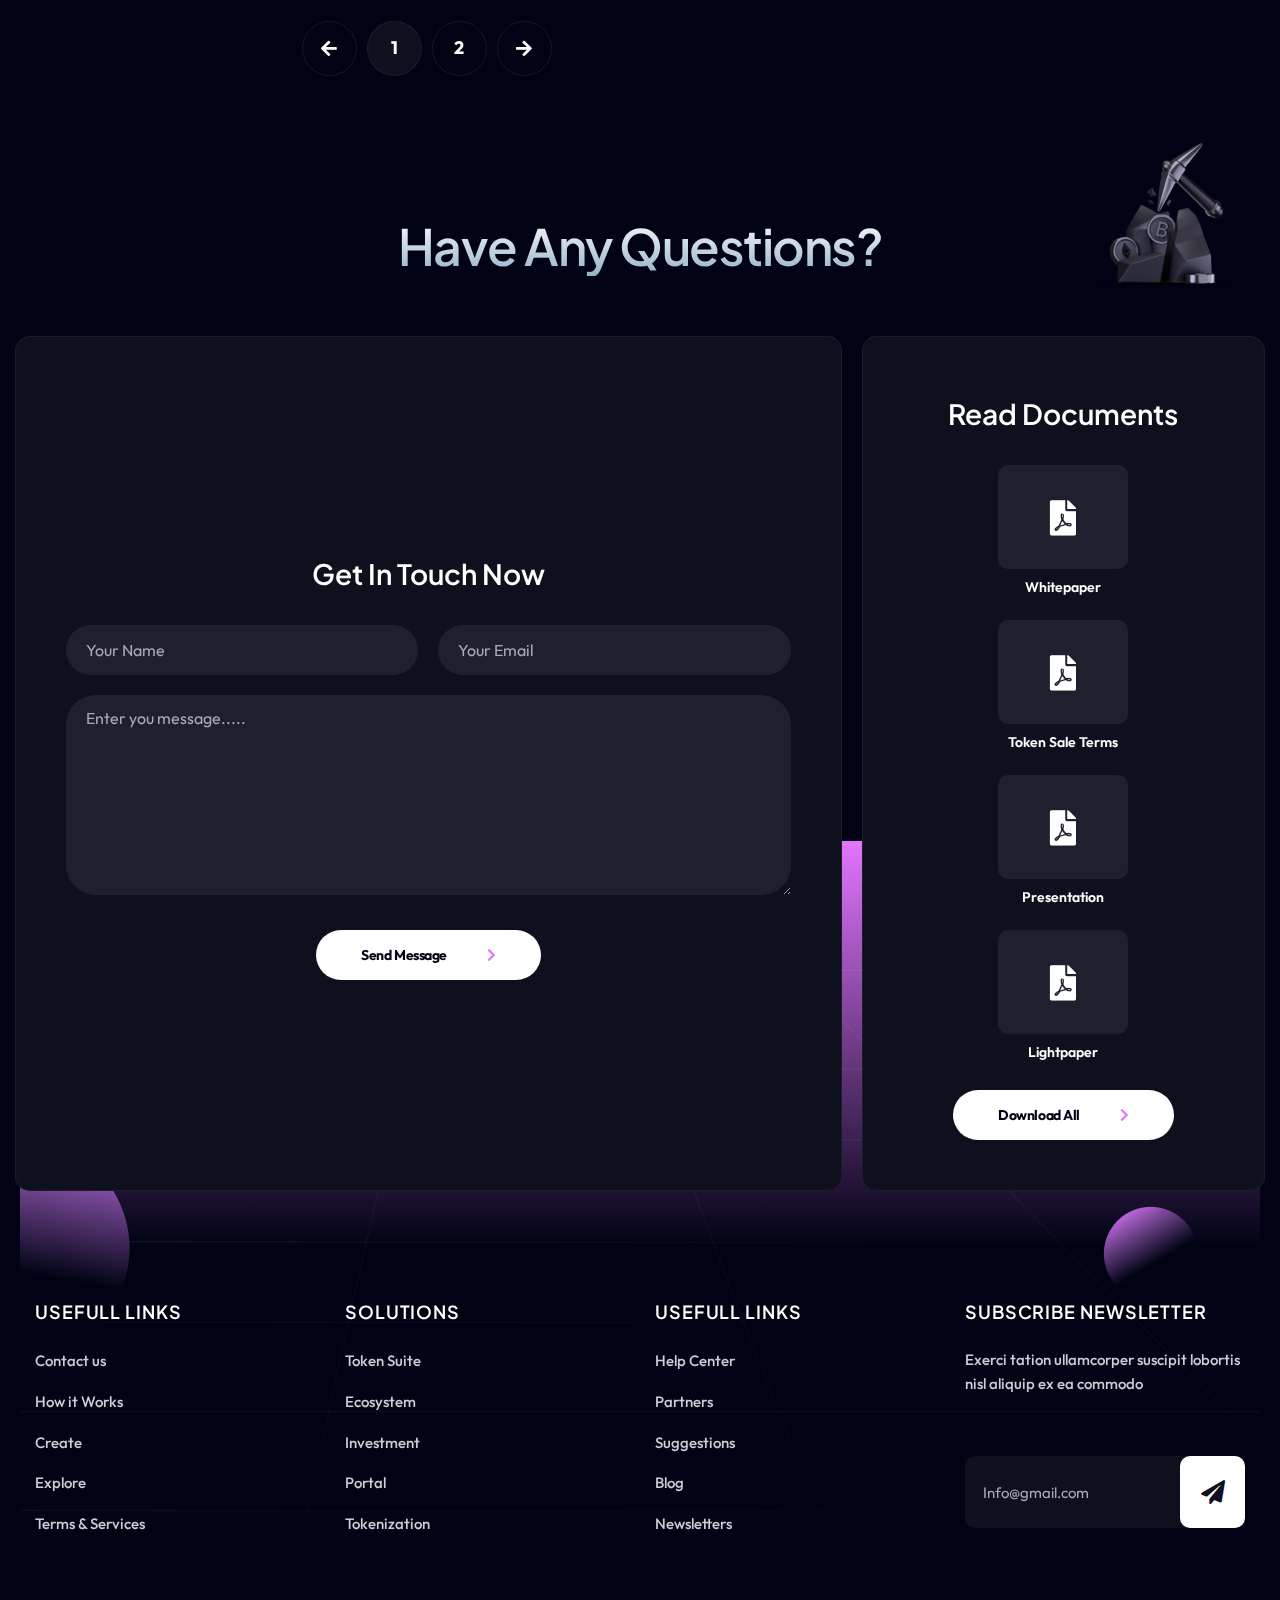
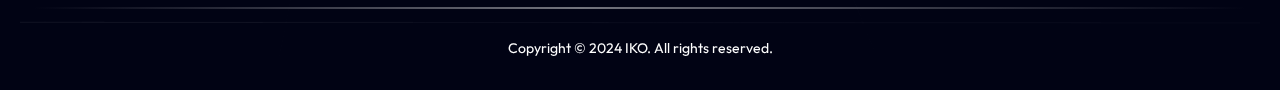
<file: blog.html>
<!doctype html>
<html class="no-js" lang="en">
    <head>
        <meta charset="utf-8">
        <meta http-equiv="x-ua-compatible" content="ie=edge">
        <title>IKO - ICO & Crypto Landing Page Template</title>
        <meta name="description" content="IKO - ICO & Crypto Landing Page Template">
        <meta name="viewport" content="width=device-width, initial-scale=1">

		<link rel="shortcut icon" type="image/x-icon" href="assets/img/favicon.png">
        <!-- Place favicon.ico in the root directory -->

        <!-- CSS here -->
        <link rel="stylesheet" href="assets/css/bootstrap.min.css">
        <link rel="stylesheet" href="assets/css/animate.min.css">
        <link rel="stylesheet" href="assets/css/fontawesome-all.min.css">
        <link rel="stylesheet" href="assets/css/slick.css">
        <link rel="stylesheet" href="assets/css/default.css">
        <link rel="stylesheet" href="assets/css/style.css">
        <link rel="stylesheet" href="assets/css/responsive.css">
    </head>
    <body>

        <!-- Preloader -->
        <div id="preloader">
            <div class="spinner">
                <div class="rect1"></div>
                <div class="rect2"></div>
                <div class="rect3"></div>
                <div class="rect4"></div>
                <div class="rect5"></div>
            </div>
        </div>
        <!-- Preloader -->

		<!-- Scroll-top -->
        <button class="scroll-top scroll-to-target" data-target="html">
            <i class="fas fa-angle-up"></i>
        </button>
        <!-- Scroll-top-end-->

        <!-- header-area -->
        <header id="header">
            <div id="sticky-header" class="menu-area transparent-header">
                <div class="container custom-container">
                    <div class="row">
                        <div class="col-12">
                            <div class="menu-wrap">
                                <nav class="menu-nav">
                                    <div class="logo">
                                        <a href="index.html"><img src="assets/img/logo/logo.png" style="height: 35px;" alt="Logo"></a>
                                    </div>
                                    <div class="navbar-wrap main-menu d-none d-lg-flex">
                                        <ul class="navigation">
                                            <li class="menu-item-has-children"><a href="index.html">Home</a>
                                                <ul class="sub-menu">
                                                    <li><a href="index.html">ICO Investment</a></li>
                                                    <li><a href="index-2.html">Blockchain</a></li>
                                                </ul>
                                            </li>
                                            <li><a href="index.html#feature">Feature</a></li>
                                            <li><a href="index.html#roadMap">RoadMap</a></li>
                                            <li class="active menu-item-has-children"><a href="#">blog</a>
                                                <ul class="sub-menu">
                                                    <li class="active"><a href="blog.html">Our Blog</a></li>
                                                    <li><a href="blog-details.html">Blog Details</a></li>
                                                </ul>
                                            </li>
                                            <li><a href="contact.html">Contact</a></li>
                                        </ul>
                                    </div>
                                    <div class="header-action">
                                        <ul class="list-wrap">
                                            <li class="header-login"><a href="#">Login<i class="fas fa-user"></i></a></li>
                                            <li class="offcanvas-menu"><a href="#" class="menu-tigger"><i class="fas fa-bars"></i></a></li>
                                        </ul>
                                    </div>
                                    <div class="mobile-nav-toggler"><i class="fas fa-bars"></i></div>
                                </nav>
                            </div>
                        </div>
                    </div>
                </div>
            </div>

            <!-- Mobile Menu  -->
            <div class="mobile-menu">
                <nav class="menu-box">
                    <div class="close-btn"><i class="fas fa-times"></i></div>
                    <div class="nav-logo">
                        <a href="index.html"><img src="assets/img/logo/logo.png" style="height: 35px;" alt="Logo"></a>
                    </div>
                    <div class="menu-outer">
                        <!--Here Menu Will Come Automatically Via Javascript / Same Menu as in Header-->
                    </div>
                    <div class="social-links">
                        <ul class="clearfix list-wrap">
                            <li><a href="#"><i class="fab fa-facebook-f"></i></a></li>
                            <li>
                                <a href="#">
                                    <svg xmlns="http://www.w3.org/2000/svg" width="16" height="16" viewBox="0 0 16 16" fill="none">
                                        <path d="M10.0596 7.34522L15.8879 0.570312H14.5068L9.44607 6.45287L5.40411 0.570312H0.742188L6.85442 9.46578L0.742188 16.5703H2.12338L7.4676 10.3581L11.7362 16.5703H16.3981L10.0593 7.34522H10.0596ZM8.16787 9.54415L7.54857 8.65836L2.62104 1.61005H4.74248L8.71905 7.29827L9.33834 8.18405L14.5074 15.5779H12.386L8.16787 9.54449V9.54415Z" fill="currentColor"></path>
                                    </svg>
                                </a>
                            </li>
                            <li><a href="#"><i class="fab fa-instagram"></i></a></li>
                            <li><a href="#"><i class="fab fa-linkedin-in"></i></a></li>
                            <li><a href="#"><i class="fab fa-youtube"></i></a></li>
                        </ul>
                    </div>
                </nav>
            </div>
            <div class="menu-backdrop"></div>
            <!-- End Mobile Menu -->

            <!-- offCanvas-menu -->
            <div class="extra-info">
                <div class="close-icon menu-close">
                    <button><i class="far fa-window-close"></i></button>
                </div>
                <div class="logo-side mb-30">
                    <a href="index.html"><img src="assets/img/logo/logo.png" style="height: 35px;" alt="Logo"></a>
                </div>
                <div class="side-info mb-30">
                    <div class="contact-list mb-30">
                        <h4>Office Address</h4>
                        <p>123/A, Miranda City Likaoli <br> Prikano, Dope</p>
                    </div>
                    <div class="contact-list mb-30">
                        <h4>Phone Number</h4>
                        <p>+0989 7876 9865 9</p>
                        <p>+(090) 8765 86543 85</p>
                    </div>
                    <div class="contact-list mb-30">
                        <h4>Email Address</h4>
                        <p>info@example.com</p>
                        <p>example.mail@hum.com</p>
                    </div>
                </div>
                <div class="social-icon-right mt-30">
                    <a href="#"><i class="fab fa-facebook-f"></i></a>
                    <a href="#">
                        <svg xmlns="http://www.w3.org/2000/svg" width="16" height="16" viewBox="0 0 16 16" fill="none">
                            <path
                                d="M10.0596 7.34522L15.8879 0.570312H14.5068L9.44607 6.45287L5.40411 0.570312H0.742188L6.85442 9.46578L0.742188 16.5703H2.12338L7.4676 10.3581L11.7362 16.5703H16.3981L10.0593 7.34522H10.0596ZM8.16787 9.54415L7.54857 8.65836L2.62104 1.61005H4.74248L8.71905 7.29827L9.33834 8.18405L14.5074 15.5779H12.386L8.16787 9.54449V9.54415Z"
                                fill="currentColor"></path>
                        </svg>
                    </a>
                    <a href="#"><i class="fab fa-google-plus-g"></i></a>
                    <a href="#"><i class="fab fa-instagram"></i></a>
                </div>
            </div>
            <div class="offcanvas-overly"></div>
            <!-- offCanvas-menu-end -->

        </header>
        <!-- header-area-end -->

        <!-- main-area -->
        <main>

            <!-- breadcrumb-area -->
            <section class="breadcrumb-area breadcrumb-bg" data-background="assets/img/bg/breadcrumb_bg.png">
                <div class="container">
                    <div class="row">
                        <div class="col-lg-12">
                            <div class="breadcrumb-content">
                                <h2 class="title">Our Blog</h2>
                                <nav aria-label="breadcrumb">
                                    <ol class="breadcrumb">
                                        <li class="breadcrumb-item"><a href="index.html">Home</a></li>
                                        <li class="breadcrumb-item active" aria-current="page">Our Blog</li>
                                    </ol>
                                </nav>
                            </div>
                        </div>
                    </div>
                </div>
                <div class="breadcrumb-shape-wrap">
                    <img src="assets/img/images/breadcrumb_shape01.png" alt="" class="alltuchtopdown">
                    <img src="assets/img/images/breadcrumb_shape02.png" alt="" class="rotateme">
                </div>
            </section>
            <!-- breadcrumb-area-end -->

            <!-- blog-area -->
            <section class="blog-area pt-140 pb-140">
                <div class="container">
                    <div class="row">
                        <div class="col-lg-8">
                            <div class="blog-post-wrap">
                                <div class="blog-masonry-post">
                                    <div class="blog-masonry-thumb">
                                        <a href="blog-details.html"><img src="assets/img/blog/blog_masonry01.jpg" alt=""></a>
                                    </div>
                                    <div class="blog-masonry-content">
                                        <div class="blog-meta">
                                            <ul class="list-wrap">
                                                <li><i class="far fa-clock"></i>2024/03/15</li>
                                                <li><a href="blog-details.html"><i class="far fa-comment"></i>07</a></li>
                                                <li><i class="far fa-eye"></i>1,752Viewers</li>
                                            </ul>
                                        </div>
                                        <h2 class="title"><a href="blog-details.html">The Power of Blockchain don't Miss Out on Our ICO</a></h2>
                                        <p>Our ICO is not just about financial gains; it's about being part of a movement that is shaping the future. By investing in our ICO, you become an integral part of a community that believes in the power..</p>
                                        <div class="content-bottom">
                                            <div class="blog-author">
                                                <a href="blog-details.html"><img src="assets/img/blog/blog_author01.png" alt="">Tom Cruise</a>
                                            </div>
                                            <div class="read-more-btn">
                                                <a href="blog-details.html">Read More<i class="fas fa-arrow-right"></i></a>
                                            </div>
                                        </div>
                                    </div>
                                </div>
                                <div class="blog-masonry-post">
                                    <div class="blog-masonry-thumb">
                                        <a href="blog-details.html"><img src="assets/img/blog/blog_masonry02.jpg" alt=""></a>
                                    </div>
                                    <div class="blog-masonry-content">
                                        <div class="blog-meta">
                                            <ul class="list-wrap">
                                                <li><i class="far fa-clock"></i>2024/03/15</li>
                                                <li><a href="blog-details.html"><i class="far fa-comment"></i>09</a></li>
                                                <li><i class="far fa-eye"></i>1,752Viewers</li>
                                            </ul>
                                        </div>
                                        <h2 class="title"><a href="blog-details.html">Invest in the Next Big Thing discover Our ICO Opportunity</a></h2>
                                        <p>Our ICO is not just about financial gains; it's about being part of a movement that is shaping the future. By investing in our ICO, you become an integral part of a community that believes in the power..</p>
                                        <div class="content-bottom">
                                            <div class="blog-author">
                                                <a href="blog-details.html"><img src="assets/img/blog/blog_author01.png" alt="">Max Power</a>
                                            </div>
                                            <div class="read-more-btn">
                                                <a href="blog-details.html">Read More<i class="fas fa-arrow-right"></i></a>
                                            </div>
                                        </div>
                                    </div>
                                </div>
                                <div class="blog-standard-post">
                                    <div class="blog-standard-thumb">
                                        <a href="blog-details.html"><img src="assets/img/blog/blog_standard01.jpg" alt=""></a>
                                    </div>
                                    <div class="blog-standard-content">
                                        <div class="blog-meta">
                                            <ul class="list-wrap">
                                                <li class="blog-author"><a href="blog-details.html"><img src="assets/img/blog/blog_author03.png" alt="">Liam James</a></li>
                                                <li><i class="far fa-clock"></i>2024/03/15</li>
                                                <li><a href="blog-details.html"><i class="far fa-comment"></i>07</a></li>
                                                <li><i class="far fa-eye"></i>1,752Viewers</li>
                                            </ul>
                                        </div>
                                        <h2 class="title"><a href="blog-details.html">Maximizing Potential discover the Benefits of Our ICO Investment</a></h2>
                                        <p>Our ICO presents a unique opportunity for you to be part of the digital revolution and tap into the immense potential of blockchain technology.</p>
                                        <div class="read-more-btn">
                                            <a href="blog-details.html">Read More<i class="fas fa-arrow-right"></i></a>
                                        </div>
                                    </div>
                                </div>
                                <div class="blog-standard-post">
                                    <div class="blog-standard-thumb">
                                        <a href="blog-details.html"><img src="assets/img/blog/blog_standard02.jpg" alt=""></a>
                                    </div>
                                    <div class="blog-standard-content">
                                        <div class="blog-meta">
                                            <ul class="list-wrap">
                                                <li class="blog-author"><a href="blog-details.html"><img src="assets/img/blog/blog_author04.png" alt="">Billy Bob</a></li>
                                                <li><i class="far fa-clock"></i>2024/03/15</li>
                                                <li><a href="blog-details.html"><i class="far fa-comment"></i>07</a></li>
                                                <li><i class="far fa-eye"></i>1,752Viewers</li>
                                            </ul>
                                        </div>
                                        <h2 class="title"><a href="blog-details.html">Tokenize Your Future explore Our ICO for Game-Changing Investments</a></h2>
                                        <p>Our ICO presents a unique opportunity for you to be part of the digital revolution and tap into the immense potential of blockchain technology.</p>
                                        <div class="read-more-btn">
                                            <a href="blog-details.html">Read More<i class="fas fa-arrow-right"></i></a>
                                        </div>
                                    </div>
                                </div>
                            </div>
                            <nav class="pagination-wrap">
                                <ul class="list-wrap">
                                    <li><a href="#"><i class="fas fa-arrow-left"></i></a></li>
                                    <li class="active"><a href="blog.html">1</a></li>
                                    <li><a href="blog.html">2</a></li>
                                    <li><a href="blog.html"><i class="fas fa-arrow-right"></i></a></li>
                                </ul>
                            </nav>
                        </div>
                        <div class="col-lg-4">
                            <aside class="blog-sidebar">
                                <div class="blog-widget">
                                    <h4 class="widget-title">Search</h4>
                                    <div class="sidebar-search">
                                        <form action="#">
                                            <input type="text" placeholder="Search your keyword">
                                            <button type="submit"><i class="fas fa-search"></i></button>
                                        </form>
                                    </div>
                                </div>
                                <div class="blog-widget">
                                    <h4 class="widget-title">Categories</h4>
                                    <div class="sidebar-cat-list">
                                        <ul class="list-wrap">
                                            <li><a href="#">Blockchain <span>05</span></a></li>
                                            <li><a href="#">Web Development <span>03</span></a></li>
                                            <li><a href="#">Cryptocurrency <span>06</span></a></li>
                                            <li><a href="#">Branding Design <span>05</span></a></li>
                                            <li><a href="#">Uncategorized <span>02</span></a></li>
                                            <li><a href="#">UI/UX Design <span>04</span></a></li>
                                            <li><a href="#">Email Marketing <span>05</span></a></li>
                                        </ul>
                                    </div>
                                </div>
                                <div class="blog-widget">
                                    <h4 class="widget-title">Recent Posts</h4>
                                    <div class="rc-post-wrap">
                                        <div class="rc-post-item">
                                            <div class="thumb">
                                                <a href="blog-details.html"><img src="assets/img/blog/rc_post01.jpg" alt=""></a>
                                            </div>
                                            <div class="content">
                                                <span class="date">July 25,2024</span>
                                                <h6 class="title"><a href="blog-details.html">We Advocate Swapping Screen Time</a></h6>
                                            </div>
                                        </div>
                                        <div class="rc-post-item">
                                            <div class="thumb">
                                                <a href="blog-details.html"><img src="assets/img/blog/rc_post02.jpg" alt=""></a>
                                            </div>
                                            <div class="content">
                                                <span class="date">March 20,2024</span>
                                                <h6 class="title"><a href="blog-details.html">Utilizing mobile technology in the field</a></h6>
                                            </div>
                                        </div>
                                        <div class="rc-post-item">
                                            <div class="thumb">
                                                <a href="blog-details.html"><img src="assets/img/blog/rc_post03.jpg" alt=""></a>
                                            </div>
                                            <div class="content">
                                                <span class="date">July 18,2024</span>
                                                <h6 class="title"><a href="blog-details.html">Building intelligent transportation systems</a></h6>
                                            </div>
                                        </div>
                                    </div>
                                </div>
                                <div class="blog-widget">
                                    <h4 class="widget-title">Follow Us</h4>
                                    <div class="sidebar-follow-wrap">
                                        <ul class="list-wrap">
                                            <li><a href="#"><i class="fab fa-facebook-f"></i></a></li>
                                            <li>
                                                <a href="#">
                                                    <svg xmlns="http://www.w3.org/2000/svg" width="16" height="16" viewBox="0 0 16 16" fill="none">
                                                        <path
                                                            d="M10.0596 7.34522L15.8879 0.570312H14.5068L9.44607 6.45287L5.40411 0.570312H0.742188L6.85442 9.46578L0.742188 16.5703H2.12338L7.4676 10.3581L11.7362 16.5703H16.3981L10.0593 7.34522H10.0596ZM8.16787 9.54415L7.54857 8.65836L2.62104 1.61005H4.74248L8.71905 7.29827L9.33834 8.18405L14.5074 15.5779H12.386L8.16787 9.54449V9.54415Z"
                                                            fill="currentColor"></path>
                                                    </svg>
                                                </a>
                                            </li>
                                            <li><a href="#"><i class="fab fa-linkedin-in"></i></a></li>
                                            <li><a href="#"><i class="fab fa-instagram"></i></a></li>
                                        </ul>
                                        <a href="contact.html" class="btn">Get In Touch</a>
                                    </div>
                                </div>
                                <div class="blog-widget">
                                    <h4 class="widget-title">Tags</h4>
                                    <div class="sidebar-tag-list">
                                        <ul class="list-wrap">
                                            <li><a href="#">ICO</a></li>
                                            <li><a href="#">blockchain</a></li>
                                            <li><a href="#">investments</a></li>
                                            <li><a href="#">currency</a></li>
                                            <li><a href="#">crypto trading</a></li>
                                            <li><a href="#">crypto</a></li>
                                            <li><a href="#">ico blockchain</a></li>
                                            <li><a href="#">advisor</a></li>
                                            <li><a href="#">web</a></li>
                                            <li><a href="#">ICO Tokens</a></li>
                                        </ul>
                                    </div>
                                </div>
                            </aside>
                        </div>
                    </div>
                </div>
            </section>
            <!-- blog-area-end -->

            <!-- document-area -->
            <section class="document-area">
                <div class="container">
                    <div class="document-inner-wrap">
                        <div class="row">
                            <div class="col-lg-12">
                                <div class="section-title text-center mb-60">
                                    <h2 class="title">Have Any Questions?</h2>
                                </div>
                            </div>
                        </div>
                        <div class="row">
                            <div class="col-lg-8">
                                <div class="document-form-wrap">
                                    <h4 class="title">Get In Touch Now</h4>
                                    <form action="#">
                                        <div class="row">
                                            <div class="col-md-6">
                                                <div class="form-grp">
                                                    <input type="text" placeholder="Your Name">
                                                </div>
                                            </div>
                                            <div class="col-md-6">
                                                <div class="form-grp">
                                                    <input type="email" placeholder="Your Email">
                                                </div>
                                            </div>
                                        </div>
                                        <div class="form-grp">
                                            <textarea name="message" placeholder="Enter you message....."></textarea>
                                        </div>
                                        <button type="submit" class="btn">Send Message</button>
                                    </form>
                                </div>
                            </div>
                            <div class="col-lg-4">
                                <div class="document-wrap">
                                    <h4 class="title">Read Documents</h4>
                                    <ul class="list-wrap">
                                        <li>
                                            <a href="#">
                                                <span class="icon"><i class="fas fa-file-pdf"></i></span>
                                                Whitepaper
                                            </a>
                                        </li>
                                        <li>
                                            <a href="#">
                                                <span class="icon"><i class="fas fa-file-pdf"></i></span>
                                                Token Sale Terms
                                            </a>
                                        </li>
                                        <li>
                                            <a href="#">
                                                <span class="icon"><i class="fas fa-file-pdf"></i></span>
                                                Presentation
                                            </a>
                                        </li>
                                        <li>
                                            <a href="#">
                                                <span class="icon"><i class="fas fa-file-pdf"></i></span>
                                                Lightpaper
                                            </a>
                                        </li>
                                    </ul>
                                    <a href="#" class="btn">Download All</a>
                                </div>
                            </div>
                        </div>
                    </div>
                </div>
                <div class="document-shape">
                    <img src="assets/img/images/document_shape.png" alt="" class="alltuchtopdown">
                </div>
            </section>
            <!-- document-area-end -->

        </main>
        <!-- main-area-end -->

        <!-- footer-area -->
        <footer>
            <div class="footer-area footer-bg" data-background="assets/img/bg/footer_bg.png">
                <div class="container">
                    <div class="footer-top">
                        <div class="row">
                            <div class="col-xl-3 col-lg-3 col-md-4 col-sm-6">
                                <div class="footer-widget">
                                    <h4 class="fw-title">Usefull Links</h4>
                                    <div class="footer-link">
                                        <ul class="list-wrap">
                                            <li><a href="contact.html">Contact us</a></li>
                                            <li><a href="contact.html">How it Works</a></li>
                                            <li><a href="contact.html">Create</a></li>
                                            <li><a href="contact.html">Explore</a></li>
                                            <li><a href="contact.html">Terms & Services</a></li>
                                        </ul>
                                    </div>
                                </div>
                            </div>
                            <div class="col-xl-3 col-lg-2 col-md-4 col-sm-6">
                                <div class="footer-widget">
                                    <h4 class="fw-title">SOLUTIONS</h4>
                                    <div class="footer-link">
                                        <ul class="list-wrap">
                                            <li><a href="contact.html">Token Suite</a></li>
                                            <li><a href="contact.html">Ecosystem</a></li>
                                            <li><a href="contact.html">Investment</a></li>
                                            <li><a href="contact.html">Portal</a></li>
                                            <li><a href="contact.html">Tokenization</a></li>
                                        </ul>
                                    </div>
                                </div>
                            </div>
                            <div class="col-xl-3 col-lg-3 col-md-4 col-sm-4">
                                <div class="footer-widget">
                                    <h4 class="fw-title">Usefull Links</h4>
                                    <div class="footer-link">
                                        <ul class="list-wrap">
                                            <li><a href="contact.html">Help Center</a></li>
                                            <li><a href="contact.html">Partners</a></li>
                                            <li><a href="contact.html">Suggestions</a></li>
                                            <li><a href="blog.html">Blog</a></li>
                                            <li><a href="contact.html">Newsletters</a></li>
                                        </ul>
                                    </div>
                                </div>
                            </div>
                            <div class="col-xl-3 col-lg-4 col-sm-8">
                                <div class="footer-widget">
                                    <h4 class="fw-title">Subscribe Newsletter</h4>
                                    <div class="footer-newsletter">
                                        <p>Exerci tation ullamcorper suscipit lobortis nisl aliquip ex ea commodo</p>
                                        <form action="#">
                                            <input type="text" placeholder="Info@gmail.com">
                                            <button type="submit"><i class="fas fa-paper-plane"></i></button>
                                        </form>
                                    </div>
                                </div>
                            </div>
                        </div>
                    </div>
                    <div class="footer-bottom">
                        <div class="row">
                            <div class="col-lg-12">
                                <div class="copyright-text">
                                    <p>Copyright © 2024 IKO. All rights reserved.</p>
                                </div>
                            </div>
                        </div>
                    </div>
                </div>
                <div class="footer-shape-wrap">
                    <img src="assets/img/images/footer_shape01.png" alt="" class="alltuchtopdown">
                    <img src="assets/img/images/footer_shape02.png" alt="" class="leftToRight">
                </div>
            </div>
        </footer>
        <!-- footer-area-end -->


        <!-- JS here -->
        <script src="assets/js/vendor/jquery-3.6.0.min.js"></script>
        <script src="assets/js/bootstrap.min.js"></script>
        <script src="assets/js/jquery.countdown.min.js"></script>
        <script src="assets/js/jquery.appear.js"></script>
        <script src="assets/js/slick.min.js"></script>
        <script src="assets/js/ajax-form.js"></script>
        <script src="assets/js/jquery.easing.js"></script>
        <script src="assets/js/imagesloaded.pkgd.min.js"></script>
        <script src="assets/js/isotope.pkgd.min.js"></script>
        <script src="assets/js/jquery.magnific-popup.min.js"></script>
        <script src="assets/js/wow.min.js"></script>
        <script src="assets/js/main.js"></script>
    </body>
</html>
</file>
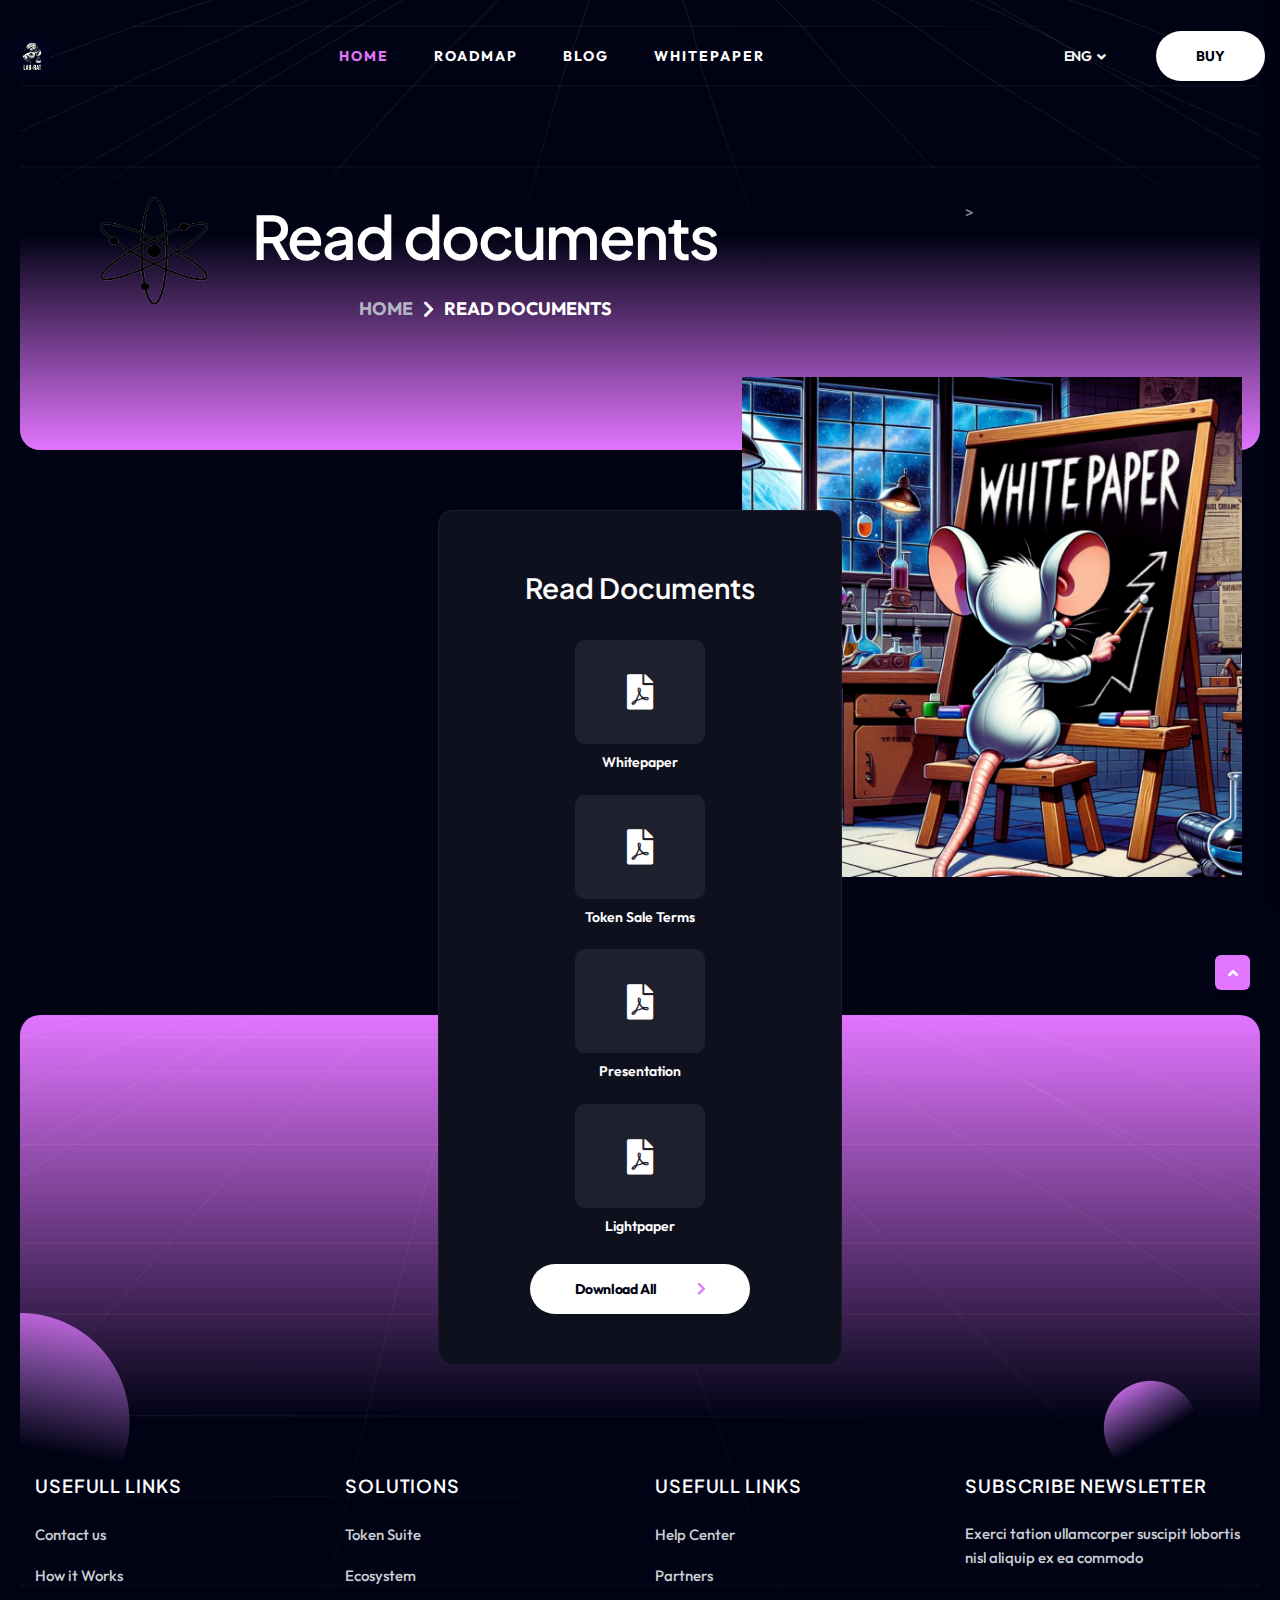
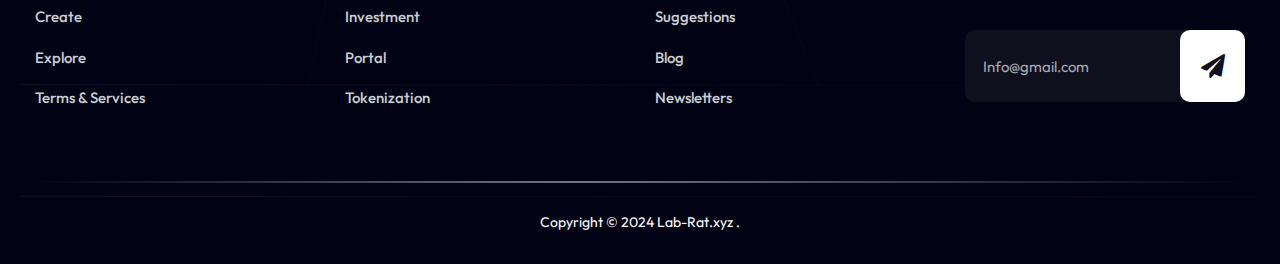
<file: contact.html>
<!doctype html>
<html class="no-js" lang="en">
    <head>
        <meta charset="utf-8">
        <meta http-equiv="x-ua-compatible" content="ie=edge">
        <title>Lab-Rat.xyz</title>
        <meta name="description" content="Lab-Rat.xyz">
        <meta name="viewport" content="width=device-width, initial-scale=1">

		<link rel="shortcut icon" type="image/x-icon" href="assets/img/favicon.png">
        <!-- Place favicon.ico in the root directory -->

        <!-- CSS here -->
        <link rel="stylesheet" href="assets/css/bootstrap.min.css">
        <link rel="stylesheet" href="assets/css/animate.min.css">
        <link rel="stylesheet" href="assets/css/fontawesome-all.min.css">
        <link rel="stylesheet" href="assets/css/slick.css">
        <link rel="stylesheet" href="assets/css/default.css">
        <link rel="stylesheet" href="assets/css/style.css">
        <link rel="stylesheet" href="assets/css/responsive.css">
    </head>
    <body>

        <!-- Preloader -->
        <div id="preloader">
            <div class="spinner">
                <div class="rect1"></div>
                <div class="rect2"></div>
                <div class="rect3"></div>
                <div class="rect4"></div>
                <div class="rect5"></div>
            </div>
        </div>
        <!-- Preloader -->

		<!-- Scroll-top -->
        <button class="scroll-top scroll-to-target" data-target="html">
            <i class="fas fa-angle-up"></i>
        </button>
        <!-- Scroll-top-end-->

        <!-- header-area -->
        <header id="header" class="header-layout1">
            <div id="sticky-header" class="menu-area transparent-header">
                <div class="container custom-container">
                    <div class="row">
                        <div class="col-12">
                            <div class="menu-wrap">
                                <nav class="menu-nav">
                                    <div class="logo">
                                        <a href="index.html"><img src="assets/img/logo/logo.png" style="height: 35px;" alt="Logo"></a>
                                    </div>
                                    <div class="navbar-wrap main-menu d-none d-lg-flex">
                                        <ul class="navigation">
                                            <li class="active menu-item-has-children">
                                                <a class="section-link" href="index.html">Home</a>
                                            </li>
                                            <li><a href="index.html #roadmap" class="section-link">RoadMap</a></li>
                                            <li class="menu-item-has-children">
                                                <a href="#">blog</a></li>
                                            </li>
                                            <li><a href="contact.html" class="section-link">Whitepaper</a></li>
                                        </ul>
                                    </div>
                                    <div class="header-action">
                                        <ul class="list-wrap">
                                            <li>
                                                <div class="dropdown-link">
                                                    <a class="dropdown-toggle" href="#" role="button" id="dropdownMenuLink1" data-bs-toggle="dropdown" aria-expanded="false">ENG</a>
                                                    <ul class="dropdown-menu" aria-labelledby="dropdownMenuLink1">
                                                        <li>
                                                            <a href="#">GER</a>
                                                            <a href="#">FREN</a>
                                                            <a href="#">ARAB</a>
                                                            <a href="#">LAT</a>
                                                            <a href="#">SPA</a>
                                                        </li>
                                                    </ul>
                                                </div>
                                            </li>
                                            <li class="header-login"><a class="btn2" href="contact.html">BUY</a></li>
                                        </ul>
                                    </div>
                                    <div class="mobile-nav-toggler"><i class="fas fa-bars"></i></div>
                                </nav>
                            </div>
                        </div>
                    </div>
                </div>
            </div>
            <!-- Mobile Menu  -->
            <div class="mobile-menu">
                <nav class="menu-box">
                    <div class="close-btn"><i class="fas fa-times"></i></div>
                    <div class="nav-logo">
                        <a href="index.html"><img src="assets/img/logo/logo.png" style="height: 35px;" alt="Logo"></a>
                    </div>
                    <div class="menu-outer">
                        <!--Here Menu Will Come Automatically Via Javascript / Same Menu as in Header-->
                    </div>
                    <div class="social-links">
                        <ul class="clearfix list-wrap">
                            <li><a href="#"><i class="fab fa-facebook-f"></i></a></li>
                            <li>
                                <a href="#">
                                    <svg xmlns="http://www.w3.org/2000/svg" width="16" height="16" viewBox="0 0 16 16" fill="none">
                                        <path d="M10.0596 7.34522L15.8879 0.570312H14.5068L9.44607 6.45287L5.40411 0.570312H0.742188L6.85442 9.46578L0.742188 16.5703H2.12338L7.4676 10.3581L11.7362 16.5703H16.3981L10.0593 7.34522H10.0596ZM8.16787 9.54415L7.54857 8.65836L2.62104 1.61005H4.74248L8.71905 7.29827L9.33834 8.18405L14.5074 15.5779H12.386L8.16787 9.54449V9.54415Z" fill="currentColor"></path>
                                    </svg>
                                </a>
                            </li>
                            <li><a href="#"><i class="fab fa-instagram"></i></a></li>
                            <li><a href="#"><i class="fab fa-linkedin-in"></i></a></li>
                            <li><a href="#"><i class="fab fa-youtube"></i></a></li>
                        </ul>
                    </div>
                </nav>
            </div>
            <div class="menu-backdrop"></div>
            <!-- End Mobile Menu -->

            <!-- offCanvas-menu -->
            <div class="extra-info">
                <div class="close-icon menu-close">
                    <button><i class="far fa-window-close"></i></button>
                </div>
                <div class="logo-side mb-30">
                    <a href="index.html"><img src="assets/img/logo/logo.png" style="height: 35px;" alt="Logo"></a>
                </div>
                <div class="side-info mb-30">
                    <div class="contact-list mb-30">
                        <h4>Office Address</h4>
                        <p>123/A, Miranda City Likaoli <br> Prikano, Dope</p>
                    </div>
                    <div class="contact-list mb-30">
                        <h4>Phone Number</h4>
                        <p>+0989 7876 9865 9</p>
                        <p>+(090) 8765 86543 85</p>
                    </div>
                    <div class="contact-list mb-30">
                        <h4>Email Address</h4>
                        <p>info@example.com</p>
                        <p>example.mail@hum.com</p>
                    </div>
                </div>
                <div class="social-icon-right mt-30">
                    <a href="#"><i class="fab fa-facebook-f"></i></a>
                    <a href="#">
                        <svg xmlns="http://www.w3.org/2000/svg" width="16" height="16" viewBox="0 0 16 16" fill="none">
                            <path
                                d="M10.0596 7.34522L15.8879 0.570312H14.5068L9.44607 6.45287L5.40411 0.570312H0.742188L6.85442 9.46578L0.742188 16.5703H2.12338L7.4676 10.3581L11.7362 16.5703H16.3981L10.0593 7.34522H10.0596ZM8.16787 9.54415L7.54857 8.65836L2.62104 1.61005H4.74248L8.71905 7.29827L9.33834 8.18405L14.5074 15.5779H12.386L8.16787 9.54449V9.54415Z"
                                fill="currentColor"></path>
                        </svg>
                    </a>
                    <a href="#"><i class="fab fa-google-plus-g"></i></a>
                    <a href="#"><i class="fab fa-instagram"></i></a>
                </div>
            </div>
            <div class="offcanvas-overly"></div>
            <!-- offCanvas-menu-end -->

        </header>
        <!-- header-area-end -->

        <!-- main-area -->
        <main>

            <!-- breadcrumb-area -->
            <section class="breadcrumb-area breadcrumb-bg" data-background="assets/img/bg/breadcrumb_bg.png">
                <div class="container">
                    <div class="row">
                        <div class="col-lg-9">
                            <div class="breadcrumb-content" style="height: 20%;">
                                <h2 class="title">Read documents</h2>
                                <nav aria-label="breadcrumb">
                                    <ol class="breadcrumb">
                                        <li class="breadcrumb-item"><a href="index.html">Home</a></li>
                                        <li class="breadcrumb-item active" aria-current="page">Read documents</li>
                                    </ol>
                                </nav>
                            </div>
                        </div>
                        <div class="col-lg-3">
                            <div class="breadcrumb-shape-wrap">
                                <img src="assets/img/logo/CosmosCoin.png" alt="" class="alltuchtopdown"alt="" width="120" height="120">>
                            </div>
                        </div>
                    </div>
                </div>
            </section>
            <!-- breadcrumb-area-end -->

            <!-- contact-area -->

            <!-- contact-area-end -->

            <!-- document-area -->
            <section class="document-area">
                <div class="container">
                    <div class="document-inner-wrap">
                        <div class="row">
                            <div class="col-lg-12">
                                <div class="section-title text-center mb-60">
                                </div>
                            </div>
                        </div>
                        <div class="row justify-content-center"> <!-- Added class justify-content-center -->
                            <div class="col-lg-4">
                                <div class="document-wrap">
                                    <h4 class="title">Read Documents</h4>
                                    <ul class="list-wrap">
                                        <li>
                                            <a href="#">
                                                <span class="icon"><i class="fas fa-file-pdf"></i></span>
                                                Whitepaper
                                            </a>
                                        </li>
                                        <li>
                                            <a href="#">
                                                <span class="icon"><i class="fas fa-file-pdf"></i></span>
                                                Token Sale Terms
                                            </a>
                                        </li>
                                        <li>
                                            <a href="#">
                                                <span class="icon"><i class="fas fa-file-pdf"></i></span>
                                                Presentation
                                            </a>
                                        </li>
                                        <li>
                                            <a href="#">
                                                <span class="icon"><i class="fas fa-file-pdf"></i></span>
                                                Lightpaper
                                            </a>
                                        </li>
                                    </ul>
                                    <a href="#" class="btn">Download All</a>
                                </div>
                            </div>
                        </div>
                    </div>
                </div>
                <div class="document-shape">
                    <img src="assets/img/logo/whitepaper.png" alt="" class="alltuchtopdown" alt="" width="500" height="500">
                </div>
            </section>
            <!-- document-area-end -->

        </main>
        <!-- main-area-end -->

        <!-- footer-area -->
        <footer>
            <div class="footer-area footer-bg" data-background="assets/img/bg/footer_bg.png">
                <div class="container">
                    <div class="footer-top">
                        <div class="row">
                            <div class="col-xl-3 col-lg-3 col-md-4 col-sm-6">
                                <div class="footer-widget">
                                    <h4 class="fw-title">Usefull Links</h4>
                                    <div class="footer-link">
                                        <ul class="list-wrap">
                                            <li><a href="contact.html">Contact us</a></li>
                                            <li><a href="contact.html">How it Works</a></li>
                                            <li><a href="contact.html">Create</a></li>
                                            <li><a href="contact.html">Explore</a></li>
                                            <li><a href="contact.html">Terms & Services</a></li>
                                        </ul>
                                    </div>
                                </div>
                            </div>
                            <div class="col-xl-3 col-lg-2 col-md-4 col-sm-6">
                                <div class="footer-widget">
                                    <h4 class="fw-title">SOLUTIONS</h4>
                                    <div class="footer-link">
                                        <ul class="list-wrap">
                                            <li><a href="contact.html">Token Suite</a></li>
                                            <li><a href="contact.html">Ecosystem</a></li>
                                            <li><a href="contact.html">Investment</a></li>
                                            <li><a href="contact.html">Portal</a></li>
                                            <li><a href="contact.html">Tokenization</a></li>
                                        </ul>
                                    </div>
                                </div>
                            </div>
                            <div class="col-xl-3 col-lg-3 col-md-4 col-sm-4">
                                <div class="footer-widget">
                                    <h4 class="fw-title">Usefull Links</h4>
                                    <div class="footer-link">
                                        <ul class="list-wrap">
                                            <li><a href="contact.html">Help Center</a></li>
                                            <li><a href="contact.html">Partners</a></li>
                                            <li><a href="contact.html">Suggestions</a></li>
                                            <li><a href="blog.html">Blog</a></li>
                                            <li><a href="contact.html">Newsletters</a></li>
                                        </ul>
                                    </div>
                                </div>
                            </div>
                            <div class="col-xl-3 col-lg-4 col-sm-8">
                                <div class="footer-widget">
                                    <h4 class="fw-title">Subscribe Newsletter</h4>
                                    <div class="footer-newsletter">
                                        <p>Exerci tation ullamcorper suscipit lobortis nisl aliquip ex ea commodo</p>
                                        <form action="#">
                                            <input type="text" placeholder="Info@gmail.com">
                                            <button type="submit"><i class="fas fa-paper-plane"></i></button>
                                        </form>
                                    </div>
                                </div>
                            </div>
                        </div>
                    </div>
                    <div class="footer-bottom">
                        <div class="row">
                            <div class="col-lg-12">
                                <div class="copyright-text">
                                    <p>Copyright © 2024 Lab-Rat.xyz .</p>
                                </div>
                            </div>
                        </div>
                    </div>
                </div>
                <div class="footer-shape-wrap">
                    <img src="assets/img/images/footer_shape01.png" alt="" class="alltuchtopdown">
                    <img src="assets/img/images/footer_shape02.png" alt="" class="leftToRight">
                </div>
            </div>
        </footer>
        <!-- footer-area-end -->


        <!-- JS here -->
        <script src="assets/js/vendor/jquery-3.6.0.min.js"></script>
        <script src="assets/js/bootstrap.min.js"></script>
        <script src="assets/js/jquery.countdown.min.js"></script>
        <script src="assets/js/jquery.appear.js"></script>
        <script src="assets/js/slick.min.js"></script>
        <script src="assets/js/ajax-form.js"></script>
        <script src="assets/js/jquery.easing.js"></script>
        <script src="assets/js/imagesloaded.pkgd.min.js"></script>
        <script src="assets/js/isotope.pkgd.min.js"></script>
        <script src="assets/js/jquery.magnific-popup.min.js"></script>
        <script src="assets/js/wow.min.js"></script>
        <script src="assets/js/main.js"></script>
    </body>
</html>
</file>
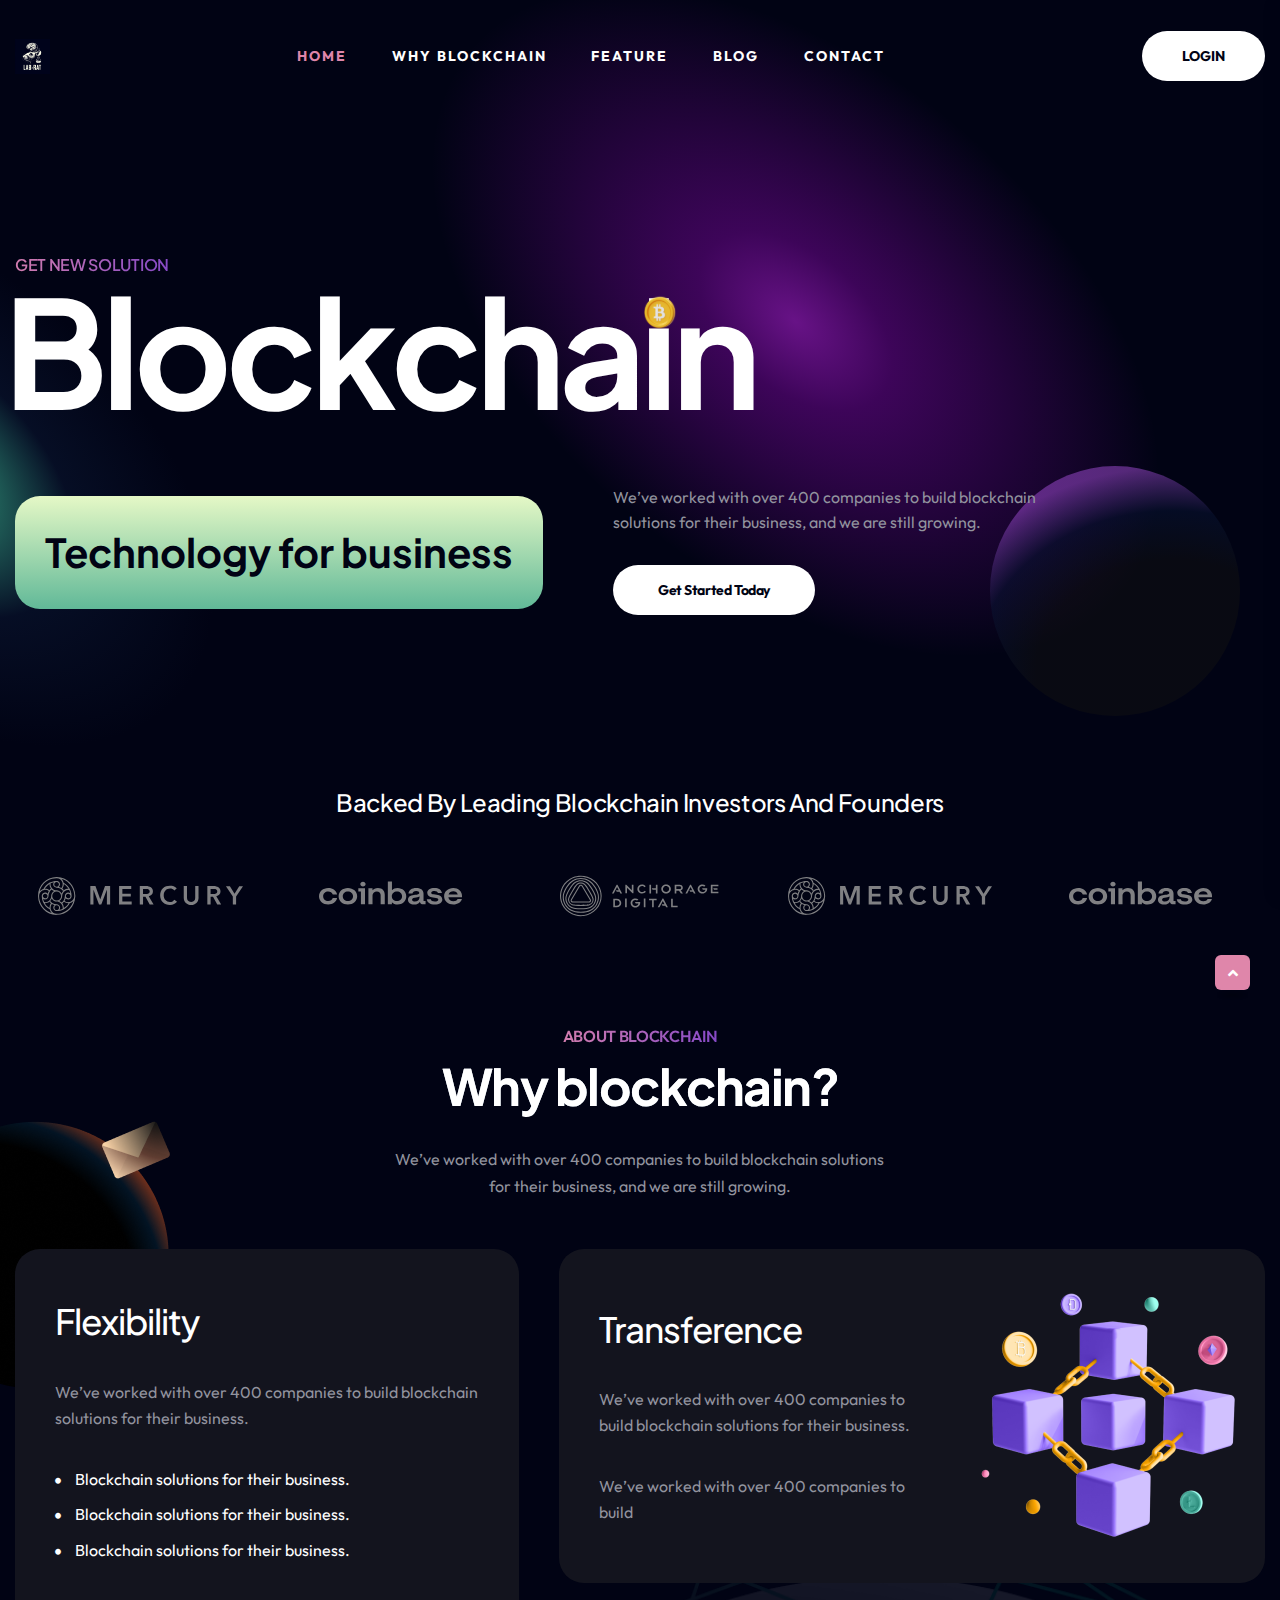
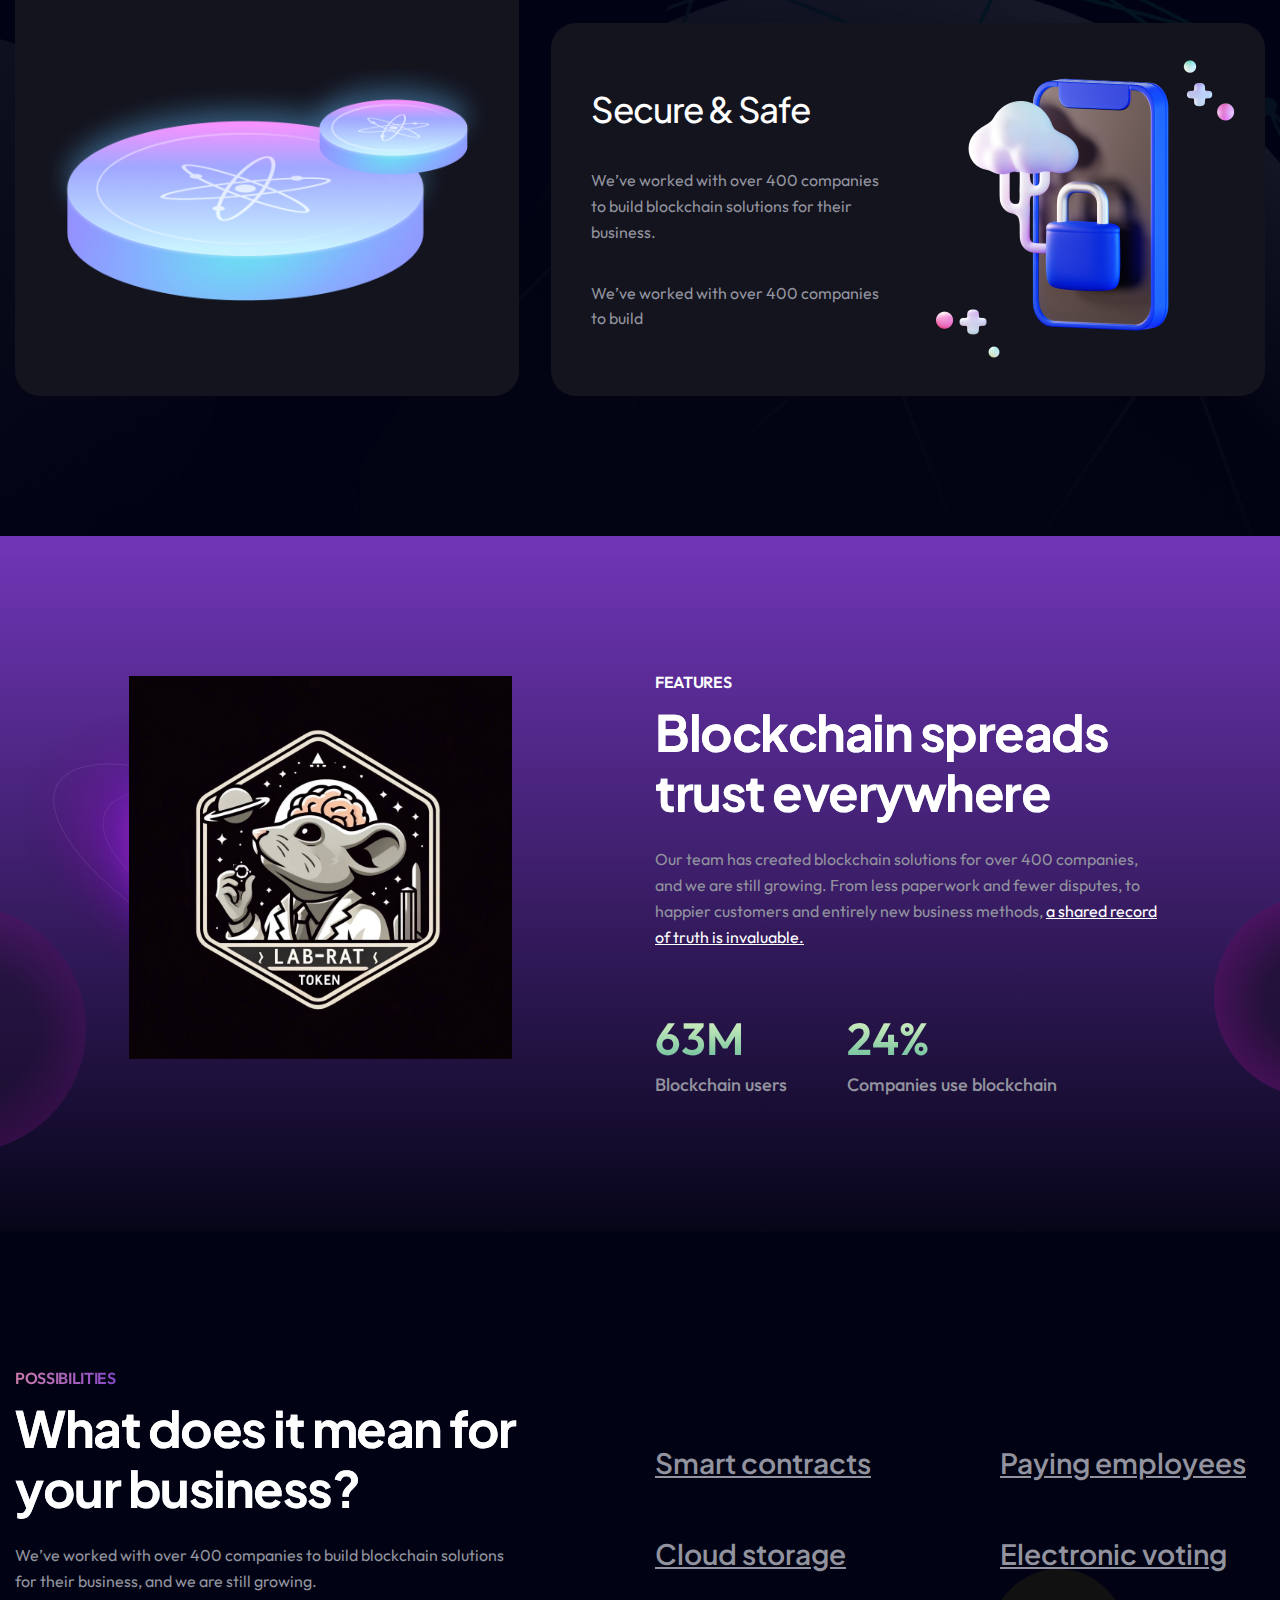
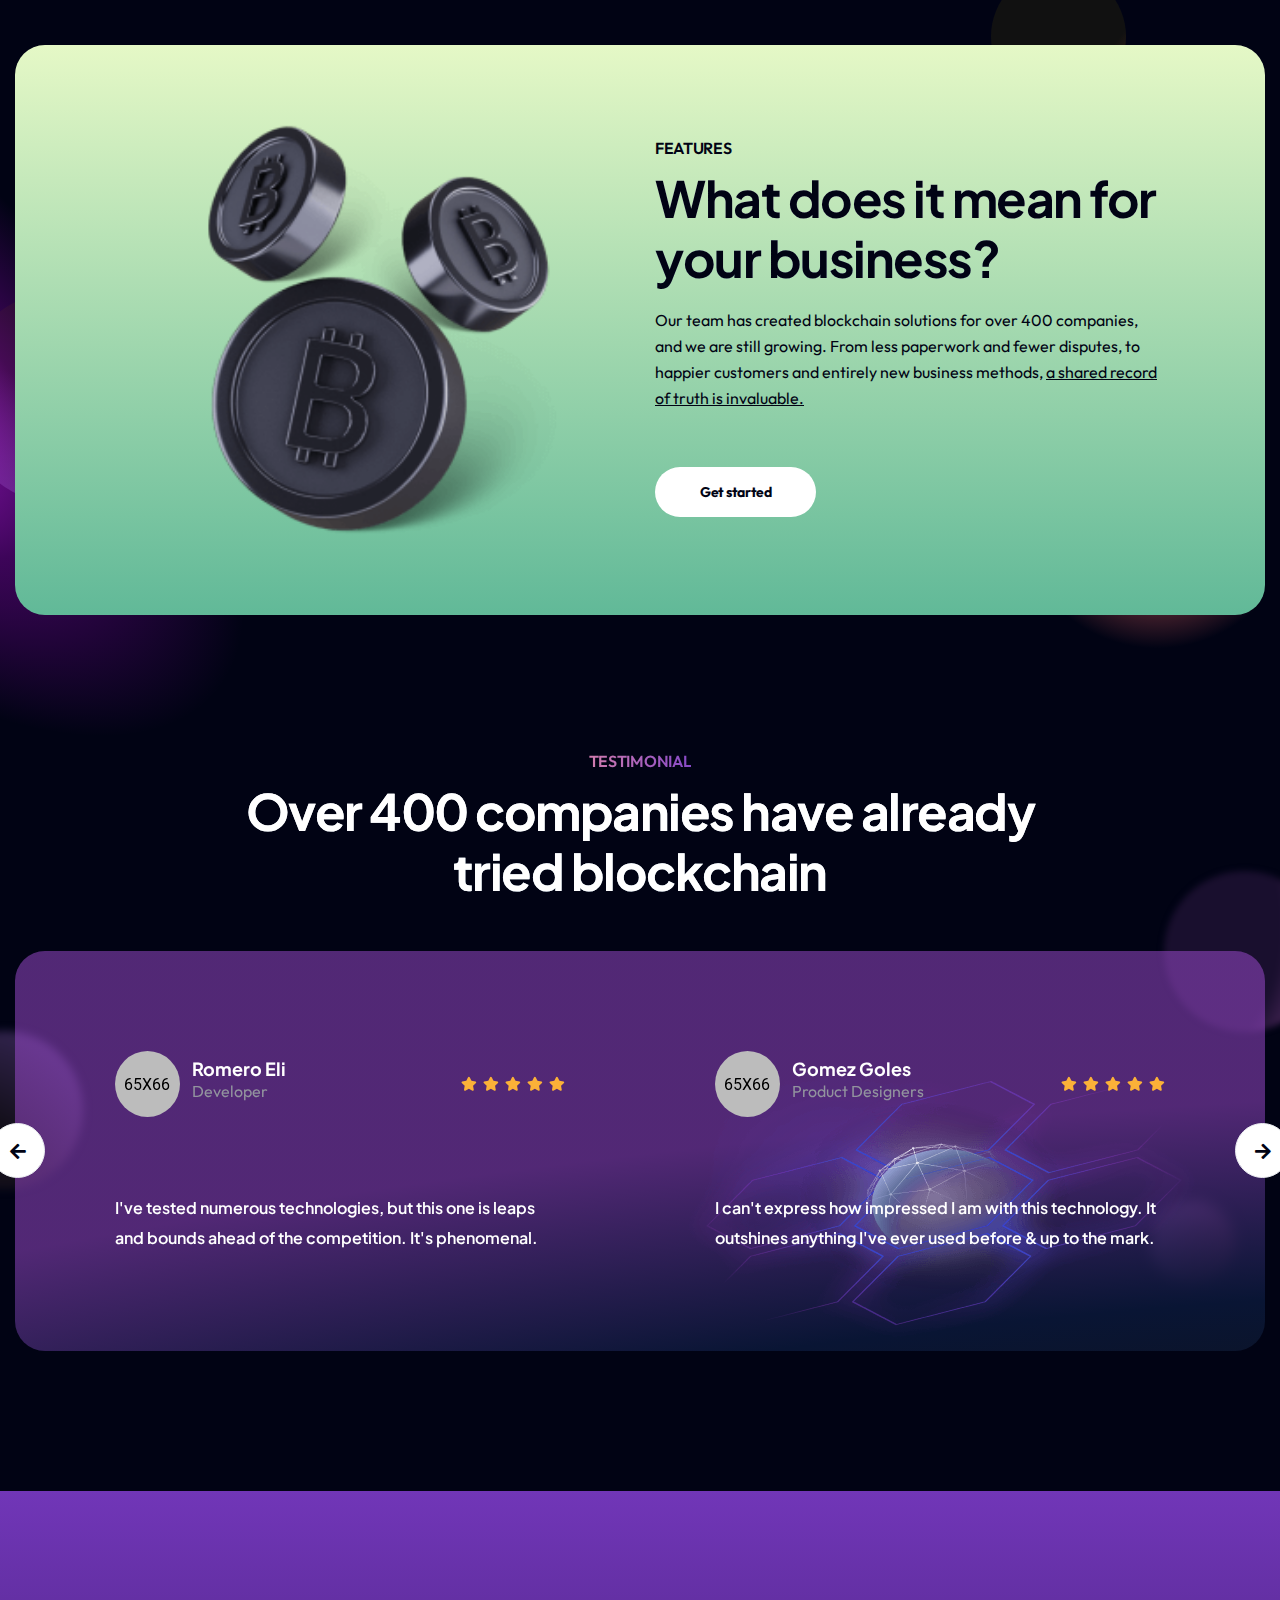
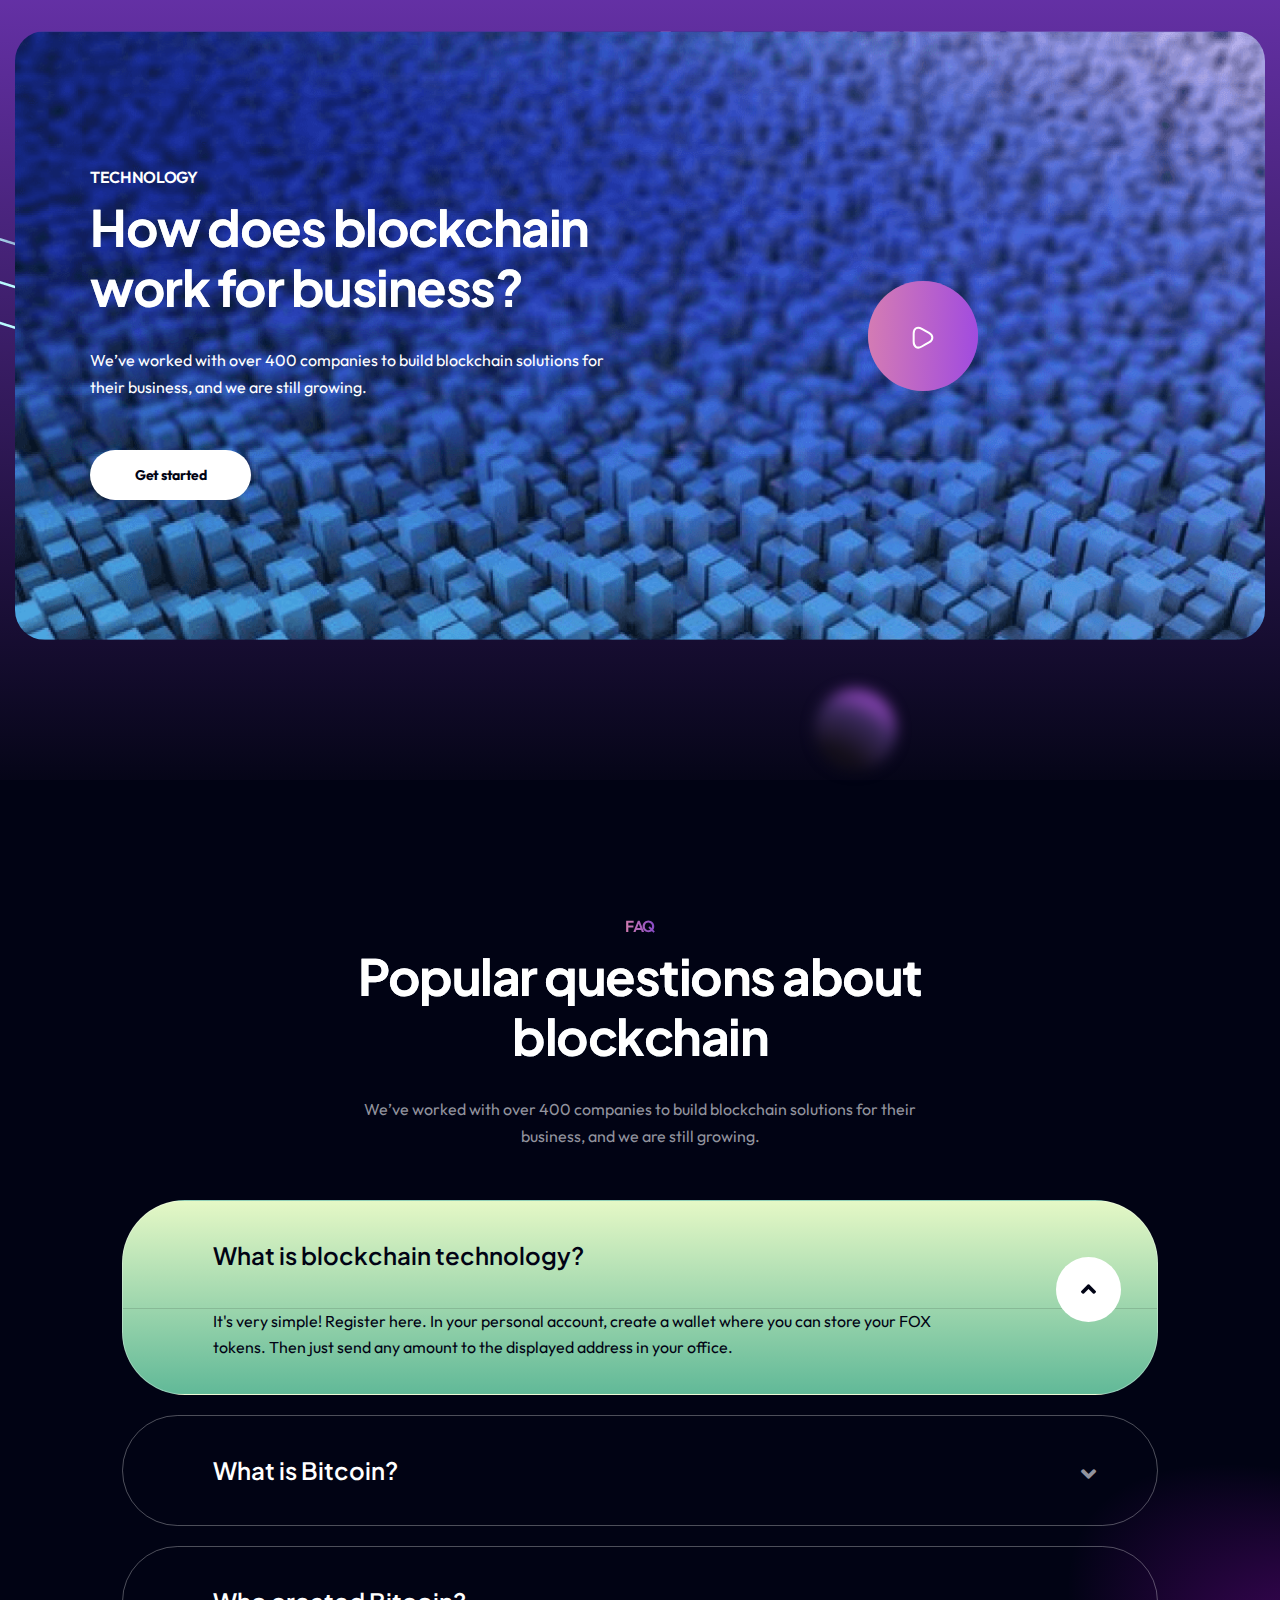
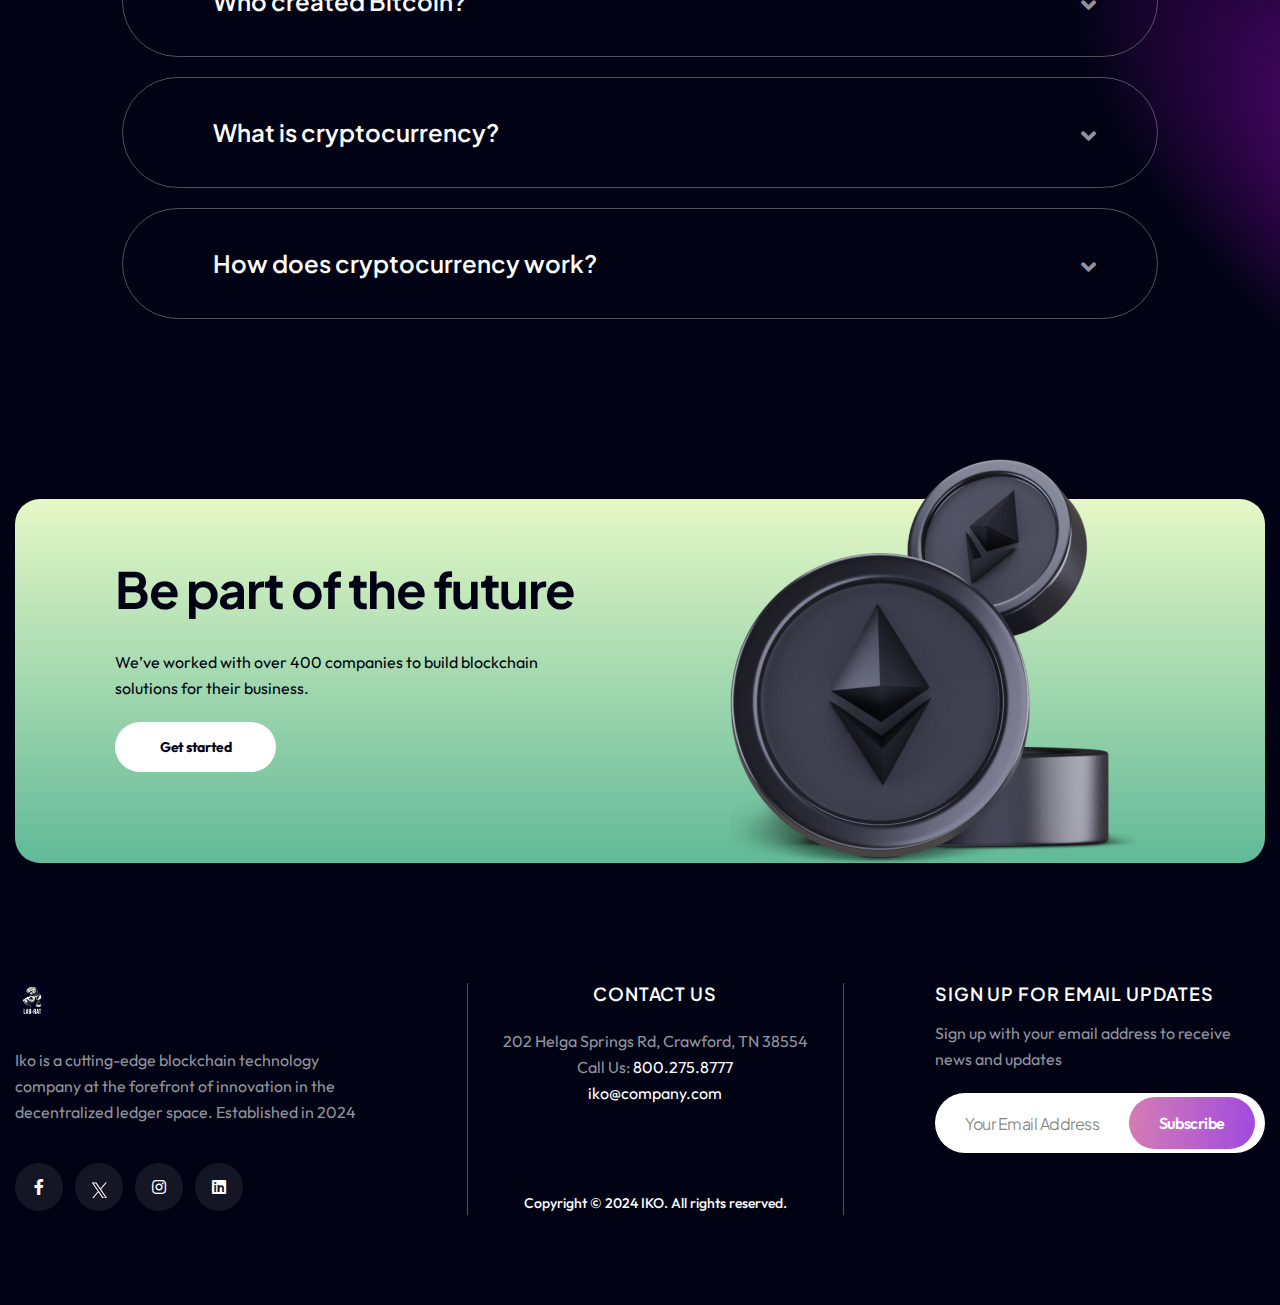
<file: index-2.html>
<!doctype html>
<html class="no-js" lang="zxx">

<head>
    <meta charset="utf-8">
    <meta http-equiv="x-ua-compatible" content="ie=edge">
    <title>IKO - ICO & Crypto Landing Page Template</title>
    <meta name="description" content="IKO - ICO & Crypto Landing Page Template">
    <meta name="viewport" content="width=device-width, initial-scale=1">

    <link rel="shortcut icon" type="image/x-icon" href="assets/img/favicon.png">
    <!-- Place favicon.ico in the root directory -->

    <!-- CSS here -->
    <link rel="stylesheet" href="assets/css/bootstrap.min.css">
    <link rel="stylesheet" href="assets/css/animate.min.css">
    <link rel="stylesheet" href="assets/css/fontawesome-all.min.css">
    <link rel="stylesheet" href="assets/css/magnific-popup.min.css">
    <link rel="stylesheet" href="assets/css/slick.css">
    <link rel="stylesheet" href="assets/css/default.css">
    <link rel="stylesheet" href="assets/css/style.css">
    <link rel="stylesheet" href="assets/css/responsive.css">
</head>

<body class="home-purple-gradient">
    <!--********************************
   		Code Start From Here
	******************************** -->

    <!--==============================
     Preloader
    ==============================-->
    <div id="preloader">
        <div class="spinner">
            <div class="rect1"></div>
            <div class="rect2"></div>
            <div class="rect3"></div>
            <div class="rect4"></div>
            <div class="rect5"></div>
        </div>
    </div>
    <!-- Preloader -->

    <!-- Scroll-top -->
    <button class="scroll-top scroll-to-target" data-target="html">
        <i class="fas fa-angle-up"></i>
    </button>
    <!-- Scroll-top-end-->

    <!--==============================
	Header Area
    ==============================-->
    <header id="header" class="header-layout1">
        <div id="sticky-header" class="menu-area transparent-header">
            <div class="container custom-container">
                <div class="row">
                    <div class="col-12">
                        <div class="menu-wrap">
                            <nav class="menu-nav">
                                <div class="logo">
                                    <a href="index.html"><img src="assets/img/logo/logo.png" style="height: 35px;" alt="Logo"></a>
                                </div>
                                <div class="navbar-wrap main-menu d-none d-lg-flex">
                                    <ul class="navigation">
                                        <li class="active menu-item-has-children"><a class="section-link" href="#header">Home</a>
                                            <ul class="sub-menu">
                                                <li><a href="index.html">ICO Investment</a></li>
                                                <li class="active"><a href="index-2.html">Blockchain</a></li>
                                            </ul>
                                        </li>
                                        <li><a href="#blockchain" class="section-link">Why Blockchain</a></li>
                                        <li><a href="#feature" class="section-link">Feature</a></li>
                                        <li class="menu-item-has-children"><a href="#">blog</a>
                                            <ul class="sub-menu">
                                                <li><a href="blog.html">Our Blog</a></li>
                                                <li><a href="blog-details.html">Blog Details</a></li>
                                            </ul>
                                        </li>
                                        <li><a href="contact.html">Contact</a></li>
                                    </ul>
                                </div>
                                <div class="header-action">
                                    <ul class="list-wrap">
                                        <li class="header-login"><a class="btn2" href="contact.html">LOGIN</a></li>
                                    </ul>
                                </div>
                                <div class="mobile-nav-toggler"><i class="fas fa-bars"></i></div>
                            </nav>
                        </div>
                    </div>
                </div>
            </div>
        </div>
        <!-- Mobile Menu  -->
        <div class="mobile-menu">
            <nav class="menu-box">
                <div class="close-btn"><i class="fas fa-times"></i></div>
                <div class="nav-logo">
                    <a href="index.html"><img src="assets/img/logo/logo.png" style="height: 35px;" alt="Logo"></a>
                </div>
                <div class="menu-outer">
                    <!--Here Menu Will Come Automatically Via Javascript / Same Menu as in Header-->
                </div>
                <div class="social-links">
                    <ul class="clearfix list-wrap">
                        <li><a href="#"><i class="fab fa-facebook-f"></i></a></li>
                        <li>
                            <a href="#">
                                <svg xmlns="http://www.w3.org/2000/svg" width="16" height="16" viewBox="0 0 16 16" fill="none">
                                    <path
                                        d="M10.0596 7.34522L15.8879 0.570312H14.5068L9.44607 6.45287L5.40411 0.570312H0.742188L6.85442 9.46578L0.742188 16.5703H2.12338L7.4676 10.3581L11.7362 16.5703H16.3981L10.0593 7.34522H10.0596ZM8.16787 9.54415L7.54857 8.65836L2.62104 1.61005H4.74248L8.71905 7.29827L9.33834 8.18405L14.5074 15.5779H12.386L8.16787 9.54449V9.54415Z"
                                        fill="currentColor"></path>
                                </svg>
                            </a>
                        </li>
                        <li><a href="#"><i class="fab fa-instagram"></i></a></li>
                        <li><a href="#"><i class="fab fa-linkedin-in"></i></a></li>
                        <li><a href="#"><i class="fab fa-youtube"></i></a></li>
                    </ul>
                </div>
            </nav>
        </div>
        <div class="menu-backdrop"></div>
        <!-- End Mobile Menu -->
    </header>

    <!--==============================
    Hero Area
    ==============================-->
    <div class="hero-wrapper hero-2">
        <div class="hero-bg-gradient1"></div>
        <div class="hero-bg-gradient2"></div>
        <div class="hero-gradient-ball alltuchtopdown"></div>
        <div class="ripple-shape">
            <span class="ripple-1"></span>
            <span class="ripple-2"></span>
            <span class="ripple-3"></span>
            <span class="ripple-4"></span>
            <span class="ripple-5"></span>
        </div>
        <div class="container">
            <div class="hero-style2">
                <div class="row">
                    <div class="col-lg-12">
                        <h6 class="hero-subtitle">GET NEW SOLUTION</h6>
                        <h1 class="hero-title">Blockcha<span>i<img class="bitcoin" src="assets/img/update/hero/bitcoin.svg" alt="img"></span>n</h1>
                        <div class="btn-wrap">
                            <h3 class="hero-title2">Technology for business</h3>
                            <div class="hero-content">
                                <p class="hero-text">We’ve worked with over 400 companies to build blockchain solutions for their business, and we are still growing.</p>
                                <a href="contact.html" class="btn btn3" >
                                    Get Started Today
                                </a>
                            </div>
                        </div>
                    </div>

                </div>
            </div>
        </div>
    </div>
    <!--======== / Hero Section ========-->

    <!--==============================
    Brand Area 3
    ==============================-->
    <div class="brand-area3">
        <div class="container">
            <div class="row g-0">
                <div class="col-lg-12">
                    <div class="brand-title2 text-center">
                        <h6 class="title">Backed by leading Blockchain investors and founders</h6>
                    </div>
                </div>
            </div>
            <div class="brand-item-wrap3">
                <div class="row g-0 brand-active2">
                    <div class="col-12">
                        <div class="brand-item">
                            <img src="assets/img/update/client/client-2-1.svg" alt="img">
                        </div>
                    </div>
                    <div class="col-12">
                        <div class="brand-item">
                            <img src="assets/img/update/client/client-2-2.svg" alt="img">
                        </div>
                    </div>
                    <div class="col-12">
                        <div class="brand-item">
                            <img src="assets/img/update/client/client-2-3.svg" alt="img">
                        </div>
                    </div>
                    <div class="col-12">
                        <div class="brand-item">
                            <img src="assets/img/update/client/client-2-4.svg" alt="img">
                        </div>
                    </div>
                    <div class="col-12">
                        <div class="brand-item">
                            <img src="assets/img/update/client/client-2-5.svg" alt="img">
                        </div>
                    </div>
                    <div class="col-12">
                        <div class="brand-item">
                            <img src="assets/img/update/client/client-2-1.svg" alt="img">
                        </div>
                    </div>
                    <div class="col-12">
                        <div class="brand-item">
                            <img src="assets/img/update/client/client-2-2.svg" alt="img">
                        </div>
                    </div>
                    <div class="col-12">
                        <div class="brand-item">
                            <img src="assets/img/update/client/client-2-3.svg" alt="img">
                        </div>
                    </div>
                </div>
            </div>
        </div>
    </div>

    <!--==============================
    Feature Area 02
    ==============================-->
    <div class="feature-area-2 pt-110 pb-140 position-relative overflow-hidden" style="background-image: url(assets/img/update/bg/feature-area-bg.png); background-size: cover; background-position: center;" id="blockchain">
        <div class="feature-area-shape">
            <img class="feature-shape2-1 alltuchtopdown" src="assets/img/update/feature/feature-shape-2-1.png" alt="img">
            <img class="feature-shape2-2 alltuchtopdown" src="assets/img/update/feature/feature-shape-2-2.png" alt="img">
            <img class="feature-shape2-3 leftToRight" src="assets/img/update/feature/feature-shape-2-3.png" alt="img">
        </div>
        <div class="container">
            <div class="row justify-content-center">
                <div class="col-xl-5 col-lg-8">
                    <div class="section-title text-center mb-50">
                        <span class="sub-title">ABOUT BLOCKCHAIN</span>
                        <h2 class="title style2">Why blockchain?</h2>
                        <p class="sec-text">We’ve worked with over 400 companies to build blockchain solutions for their business, and we are still growing.
                        </p>
                    </div>
                </div>
            </div>
            <div class="feature-grid-wrap">
                <div class="feature-card-grid">
                    <div class="feature-card-details">
                        <h3 class="feature-card-title">Flexibility</h3>
                        <p class="feature-card-text">We’ve worked with over 400 companies to build blockchain solutions for their business.</p>
                        <div class="checklist">
                            <ul>
                                <li><i class="fas fa-circle"></i> Blockchain solutions for their business.</li>
                                <li><i class="fas fa-circle"></i> Blockchain solutions for their business.</li>
                                <li><i class="fas fa-circle"></i> Blockchain solutions for their business.</li>
                            </ul>
                        </div>
                    </div>
                    <div class="feature-card-img">
                        <img class="alltuchtopdown" src="assets/img/update/feature/feature-card-thumb-1.png" alt="img">
                    </div>
                </div>
                <div class="feature-card-grid">
                    <div class="feature-card-details">
                        <h3 class="feature-card-title">Transference</h3>
                        <p class="feature-card-text">We’ve worked with over 400 companies to build blockchain solutions for their business.</p>
                        <p class="feature-card-text">We’ve worked with over 400 companies to build</p>
                    </div>
                    <div class="feature-card-img">
                        <img src="assets/img/update/feature/feature-card-thumb-2.png" alt="img">
                    </div>
                </div>
                <div class="feature-card-grid">
                    <div class="feature-card-details">
                        <h3 class="feature-card-title">Secure & Safe</h3>
                        <p class="feature-card-text">We’ve worked with over 400 companies to build blockchain solutions for their business.</p>
                        <p class="feature-card-text">We’ve worked with over 400 companies to build</p>
                    </div>
                    <div class="feature-card-img">
                        <img src="assets/img/update/feature/feature-card-thumb-3.png" alt="img">
                    </div>
                </div>
            </div>
        </div>
    </div>

    <!--==============================
    Feature Area 03
    ==============================-->
    <div class="pt-140 pb-140 overflow-hidden position-relative z-index-common" id="feature">
        <div class="bg-gradient-5"></div>
        <div class="feature-shape-3-1 alltuchtopdown"></div>
        <div class="feature-shape-3-2 alltuchtopdown"></div>
        <div class="container">
            <div class="row">
                <div class="col-xl-6 text-center">
                    <div class="feature-thumb-wrap">
                        <img class="feature-thumb-3-1 alltuchtopdown" src="assets/img/update/normal/intro_1-1.png" alt="img">
                        <img class="feature-thumb-3-2" src="assets/img/update/feature/feature-thumb-3-1.png" alt="img">
                        <div class="feature-thumb-circle spin"></div>
                    </div>
                </div>
                <div class="col-xl-5">
                    <div class="section-title mb-75">
                        <span class="sub-title text-white">FEATURES</span>
                        <h2 class="title style2">Blockchain spreads trust everywhere</h2>
                        <p class="mt-25">Our team has created blockchain solutions for over 400 companies, and we are still growing. From less paperwork and fewer disputes, to happier customers and entirely new business methods, <a class="text-decoration-underline text-white" href="#">a shared record of truth is invaluable.</a>
                        </p>
                    </div>
                    <div class="counter-grid-wrap">
                        <div class="counter-wrap">
                            <div class="counter-card">
                                <h3 class="counter-card_number">
                                    63M
                                </h3>
                                <p class="counter-card_text">Blockchain users</p>
                            </div>
                        </div>
                        <div class="counter-wrap">
                            <div class="counter-card">
                                <h3 class="counter-card_number">
                                    24%
                                </h3>
                                <p class="counter-card_text">Companies use blockchain</p>
                            </div>
                        </div>
                    </div>
                </div>
            </div>
        </div>
    </div>

    <!--==============================
    Feature Area 04
    ==============================-->
    <div class="pt-140 pb-140 overflow-hidden position-relative z-index-common">
        <div class="feature-shape-4-1  spin"></div>
        <div class="feature-shape-4-2 alltuchtopdown"></div>
        <div class="feature-shape-4-3 alltuchtopdown"></div>
        <div class="feature-shape-4-4"></div>
        <div class="container">
            <div class="row justify-content-between align-items-center">
                <div class="col-xl-5">
                    <div class="section-title mb-50">
                        <span class="sub-title">POSSIBILITIES</span>
                        <h2 class="title style2">What does it mean for your business?</h2>
                        <p class="mt-25">We’ve worked with over 400 companies to build blockchain solutions for their business, and we are still growing.</a>
                        </p>
                    </div>
                </div>
                <div class="col-xl-6">
                    <ul class="feature-category-list mb-xl-0 mb-60">
                        <li>
                            <a href="blog-details.html">Smart contracts</a>
                        </li>
                        <li>
                            <a href="blog-details.html">Paying employees</a>
                        </li>
                        <li>
                            <a href="blog-details.html">Cloud storage</a>
                        </li>
                        <li>
                            <a href="blog-details.html">Electronic voting</a>
                        </li>
                    </ul>
                </div>
            </div>
            <div class="feature-wrap-4">
                <div class="row align-items-center">
                    <div class="col-lg-6">
                        <div class="feature-wrap4-thumb text-center alltuchtopdown">
                            <img src="assets/img/update/normal/why_1-1.png" alt="img">
                        </div>
                    </div>
                    <div class="col-lg-6">
                        <div class="section-title mb-0">
                            <span class="sub-title text-title">FEATURES</span>
                            <h2 class="title style2 text-title">What does it mean for your business?</h2>
                            <p class="text-title mt-20 mb-55">Our team has created blockchain solutions for over 400 companies, and we are still growing. From less paperwork and fewer disputes, to happier customers and entirely new business methods, <a class="text-title text-decoration-underline" href="#">a shared record of truth is invaluable.</a></p>
                            <a href="contact.html" class="btn btn btn3">
                                Get started
                            </a>
                        </div>
                    </div>
                </div>
            </div>
        </div>
    </div>

    <!--==============================
        Testimonia Area
    ==============================-->
    <div class="pb-140 overflow-hidden">
        <div class="container">
            <div class="row justify-content-center">
                <div class="col-lg-8">
                    <div class="section-title text-center mb-50">
                        <span class="sub-title">TESTIMONIAL</span>
                        <h2 class="title style2">Over 400 companies have already tried blockchain</h2>
                    </div>
                </div>
            </div>

            <div class="testimonial-wrap-3">
                <div class="testimonial-wrap-circle1 alltuchtopdown"></div>
                <div class="testimonial-wrap-circle2 leftToRight"></div>
                <div class="testimonial-wrap-circle3 leftToRight"></div>
                <div class="testimonial-wrap-bg alltuchtopdown">
                    <img src="assets/img/update/bg/testimonial-4-bg.png" alt="img">
                </div>
                <div class="slider-area testimonial-slider-wrap">
                    <div class="row testimonial-slider1">
                        <div class="col-lg-6 slider-item">
                            <div class="testi-box ">
                                <div class="testi-box-profile">
                                    <div class="testi-box-profile-thumb">
                                        <img src="assets/img/update/testimonial/testi_thumb1_1.png" alt="img">
                                    </div>
                                    <div class="testi-box-profile-details">
                                        <h4 class="testi-box_name">Romero Eli</h4>
                                        <span class="testi-box_desig">Developer</span>
                                    </div>
                                    <div class="testi-box-profile-ratting">
                                        <i class="fas fa-star"></i>
                                        <i class="fas fa-star"></i>
                                        <i class="fas fa-star"></i>
                                        <i class="fas fa-star"></i>
                                        <i class="fas fa-star"></i>
                                    </div>
                                </div>
                                <p class="testi-box_text">I've tested numerous technologies, but this one is leaps and bounds ahead of the competition. It's phenomenal.</p>
                            </div>
                        </div>
                        <div class="col-lg-6 slider-item">
                            <div class="testi-box ">
                                <div class="testi-box-profile">
                                    <div class="testi-box-profile-thumb">
                                        <img src="assets/img/update/testimonial/testi_thumb1_2.png" alt="img">
                                    </div>
                                    <div class="testi-box-profile-details">
                                        <h4 class="testi-box_name">Gomez Goles</h4>
                                        <span class="testi-box_desig">Product Designers</span>
                                    </div>
                                    <div class="testi-box-profile-ratting">
                                        <i class="fas fa-star"></i>
                                        <i class="fas fa-star"></i>
                                        <i class="fas fa-star"></i>
                                        <i class="fas fa-star"></i>
                                        <i class="fas fa-star"></i>
                                    </div>
                                </div>
                                <p class="testi-box_text">I can't express how impressed I am with this technology. It outshines anything I've ever used before & up to the mark.</p>
                            </div>
                        </div>
                        <div class="col-lg-6 slider-item">
                            <div class="testi-box ">
                                <div class="testi-box-profile">
                                    <div class="testi-box-profile-thumb">
                                        <img src="assets/img/update/testimonial/testi_thumb1_1.png" alt="img">
                                    </div>
                                    <div class="testi-box-profile-details">
                                        <h4 class="testi-box_name">Romero Eli</h4>
                                        <span class="testi-box_desig">Developer</span>
                                    </div>
                                    <div class="testi-box-profile-ratting">
                                        <i class="fas fa-star"></i>
                                        <i class="fas fa-star"></i>
                                        <i class="fas fa-star"></i>
                                        <i class="fas fa-star"></i>
                                        <i class="fas fa-star"></i>
                                    </div>
                                </div>
                                <p class="testi-box_text">I've tested numerous technologies, but this one is leaps and bounds ahead of the competition. It's phenomenal.</p>
                            </div>
                        </div>
                        <div class="col-lg-6 slider-item">
                            <div class="testi-box ">
                                <div class="testi-box-profile">
                                    <div class="testi-box-profile-thumb">
                                        <img src="assets/img/update/testimonial/testi_thumb1_2.png" alt="img">
                                    </div>
                                    <div class="testi-box-profile-details">
                                        <h4 class="testi-box_name">Gomez Goles</h4>
                                        <span class="testi-box_desig">Product Designers</span>
                                    </div>
                                    <div class="testi-box-profile-ratting">
                                        <i class="fas fa-star"></i>
                                        <i class="fas fa-star"></i>
                                        <i class="fas fa-star"></i>
                                        <i class="fas fa-star"></i>
                                        <i class="fas fa-star"></i>
                                    </div>
                                </div>
                                <p class="testi-box_text">I can't express how impressed I am with this technology. It outshines anything I've ever used before & up to the mark.</p>
                            </div>
                        </div>
                    </div>
                    <button data-slider-prev=".testimonial-slider1" class="slider-arrow prev-btn"><i class="fas fa-arrow-left"></i></button>
                    <button data-slider-next=".testimonial-slider1" class="slider-arrow next-btn"><i class="fas fa-arrow-right"></i></button>
                </div>

            </div>
        </div>
    </div>


    <!--==============================
    Cta Area 2
    ==============================-->
    <div class="pt-140 pb-140 position-relative z-index-common">
        <div class="bg-gradient-5"></div>
        <div class="cta-2-shape1 alltuchtopdown"><img src="assets/img/update/bg/cta-2-shape1.png" alt="img"></div>
        <div class="cta-2-shape2 alltuchtopdown"></div>
        <div class="cta-2-shape3 leftToRight"></div>
        <div class="container">
            <div class="cta-wrap2 pt-140 pb-140" style="background-image: url(assets/img/update/bg/cta-2-bg.png); background-size: cover;">
                <div class="row gy-40 align-items-center">
                    <div class="col-xl-6 col-lg-8">
                        <div class="section-title mb-50">
                            <span class="sub-title text-white">TECHNOLOGY</span>
                            <h2 class="title style2">How does blockchain work for business?</h2>
                            <p class="sec-text text-white">We’ve worked with over 400 companies to build blockchain solutions for their business, and we are still growing.</p>
                        </div>
                        <a href="contact.html" class="btn btn3">
                            Get started
                        </a>
                    </div>
                    <div class="col-xl-6 col-lg-4">
                        <div class="text-lg-center">
                            <a href="https://www.youtube.com/watch?v=vvNwlRLjLkU" class="play-btn popup-video">
                                <i>
                                    <svg width="22" height="23" viewBox="0 0 22 23" fill="none" xmlns="http://www.w3.org/2000/svg">
                                        <path d="M1.66602 11.6553V7.50193C1.66602 2.34526 5.31768 0.233597 9.78602 2.81193L13.391 4.8886L16.996 6.96526C21.4643 9.5436 21.4643 13.7669 16.996 16.3453L13.391 18.4219L9.78602 20.4986C5.31768 23.0769 1.66602 20.9653 1.66602 15.8086V11.6553Z" stroke="white" stroke-width="2" stroke-miterlimit="10" stroke-linecap="round" stroke-linejoin="round"/>
                                    </svg>
                                </i>
                            </a>
                        </div>
                    </div>
                </div>
            </div>
        </div>
    </div>

    <!--==============================
    Faq Area 2
    ==============================-->
    <div class="pt-140 pb-140 overflow-hidden position-relative z-index-common">
        <div class="faq-2-shape-1"></div>
        <div class="container">
            <div class="row justify-content-center">
                <div class="col-xl-6 text-center">
                    <div class="section-title mb-50">
                        <span class="sub-title">FAQ</span>
                        <h2 class="title style2">Popular questions about blockchain</h2>
                        <p class="sec-text">We’ve worked with over 400 companies to build blockchain solutions for their business, and we are still growing.</p>
                    </div>
                </div>
            </div>
            <div class="row justify-content-center">
                <div class="col-lg-10">
                    <div class="accordion-area accordion" id="faqAccordion">

                        <div class="accordion-card style2">
                            <div class="accordion-header" id="collapse-item-1">
                                <button class="accordion-button " type="button" data-bs-toggle="collapse" data-bs-target="#collapse-1" aria-expanded="true" aria-controls="collapse-1">What is blockchain technology?</button>
                            </div>
                            <div id="collapse-1" class="accordion-collapse collapse show" aria-labelledby="collapse-item-1" data-bs-parent="#faqAccordion">
                                <div class="accordion-body">
                                    <p class="faq-text">It's very simple! Register here. In your personal account, create a wallet where you can store your FOX tokens. Then just send any amount to the displayed address in your office.</p>
                                </div>
                            </div>
                        </div>


                        <div class="accordion-card style2">
                            <div class="accordion-header" id="collapse-item-2">
                                <button class="accordion-button collapsed" type="button" data-bs-toggle="collapse" data-bs-target="#collapse-2" aria-expanded="false" aria-controls="collapse-2">What is Bitcoin?
                                </button>
                            </div>
                            <div id="collapse-2" class="accordion-collapse collapse " aria-labelledby="collapse-item-2" data-bs-parent="#faqAccordion">
                                <div class="accordion-body">
                                    <p class="faq-text">It's very simple! Register here. In your personal account, create a wallet where you can store your FOX tokens. Then just send any amount to the displayed address in your office.</p>
                                </div>
                            </div>
                        </div>


                        <div class="accordion-card style2">
                            <div class="accordion-header" id="collapse-item-3">
                                <button class="accordion-button collapsed" type="button" data-bs-toggle="collapse" data-bs-target="#collapse-3" aria-expanded="false" aria-controls="collapse-3">Who created Bitcoin?</button>
                            </div>
                            <div id="collapse-3" class="accordion-collapse collapse " aria-labelledby="collapse-item-3" data-bs-parent="#faqAccordion">
                                <div class="accordion-body">
                                    <p class="faq-text">It's very simple! Register here. In your personal account, create a wallet where you can store your FOX tokens. Then just send any amount to the displayed address in your office.</p>
                                </div>
                            </div>
                        </div>

                        <div class="accordion-card style2">
                            <div class="accordion-header" id="collapse-item-4">
                                <button class="accordion-button collapsed" type="button" data-bs-toggle="collapse" data-bs-target="#collapse-4" aria-expanded="false" aria-controls="collapse-4">What is cryptocurrency?</button>
                            </div>
                            <div id="collapse-4" class="accordion-collapse collapse " aria-labelledby="collapse-item-4" data-bs-parent="#faqAccordion">
                                <div class="accordion-body">
                                    <p class="faq-text">It's very simple! Register here. In your personal account, create a wallet where you can store your FOX tokens. Then just send any amount to the displayed address in your office.</p>
                                </div>
                            </div>
                        </div>

                        <div class="accordion-card style2">
                            <div class="accordion-header" id="collapse-item-5">
                                <button class="accordion-button collapsed" type="button" data-bs-toggle="collapse" data-bs-target="#collapse-5" aria-expanded="false" aria-controls="collapse-5">How does cryptocurrency  work?</button>
                            </div>
                            <div id="collapse-5" class="accordion-collapse collapse " aria-labelledby="collapse-item-5" data-bs-parent="#faqAccordion">
                                <div class="accordion-body">
                                    <p class="faq-text">It's very simple! Register here. In your personal account, create a wallet where you can store your FOX tokens. Then just send any amount to the displayed address in your office.</p>
                                </div>
                            </div>
                        </div>

                    </div>
                </div>
            </div>
        </div>
    </div>

    <!--==============================
    CTA Area 3
    ==============================-->
    <div class="pb-120 position-relative z-index-common">
        <div class="container">
            <div class="cta-wrap3">
                <div class="cta-wrap-details">
                    <div class="section-title mb-20">
                        <h2 class="title style2 text-title">Be part of the future</h2>
                        <p class="sec-text text-title">We’ve worked with over 400 companies to build blockchain solutions for their business.</p>
                    </div>
                    <a href="contact.html" class="btn btn3">
                        Get started
                    </a>
                </div>
                <div class="cta-3-thumb movingX">
                    <img src="assets/img/update/normal/cta_3-1.png" alt="img">
                </div>
            </div>
        </div>
    </div>

    <!--==============================
        Footer Area
    ==============================-->
    <footer class="footer-wrapper footer-layout2 pb-50">
        <div class="container">
            <div class="row justify-content-between">
                <div class="col-xl-auto col-lg-6 order-xl-1">
                    <div class="widget footer-widget">
                        <div class="widget-about">
                            <div class="footer-logo">
                                <a href="index.html"><img src="assets/img/logo/logo.png" style="height: 35px;" alt="iko"></a>
                            </div>
                            <p class="about-text">Iko is a cutting-edge blockchain technology company at the forefront of innovation in the decentralized ledger space. Established in 2024</p>
                            <div class="social-btn style2">
                                <a href="https://facebook.com/"><i class="fab fa-facebook-f"></i></a>
                                <a href="#">
                                    <svg xmlns="http://www.w3.org/2000/svg" width="16" height="16" viewBox="0 0 16 16" fill="none">
                                        <path
                                            d="M10.0596 7.34522L15.8879 0.570312H14.5068L9.44607 6.45287L5.40411 0.570312H0.742188L6.85442 9.46578L0.742188 16.5703H2.12338L7.4676 10.3581L11.7362 16.5703H16.3981L10.0593 7.34522H10.0596ZM8.16787 9.54415L7.54857 8.65836L2.62104 1.61005H4.74248L8.71905 7.29827L9.33834 8.18405L14.5074 15.5779H12.386L8.16787 9.54449V9.54415Z"
                                            fill="currentColor"></path>
                                    </svg>
                                </a>
                                <a href="https://www.instagram.com/"><i class="fab fa-instagram"></i></a>
                                <a href="https://www.linkedin.com/"><i class="fab fa-linkedin"></i></a>
                            </div>
                        </div>
                    </div>
                </div>

                <div class="col-xl-auto col-lg-6 order-xl-3">
                    <div class="footer-widget widget-newsletter">
                        <h3 class="fw-title">SIGN UP FOR EMAIL UPDATES</h3>
                        <p class="newsletter-text">Sign up with your email address to receive news and updates</p>
                        <form class="newsletter-form">
                            <div class="form-group">
                                <input class="form-control" type="email" placeholder="Your Email Address" required="">
                            </div>
                            <button type="submit" class="btn btn5">Subscribe</button>
                        </form>
                    </div>
                </div>
                <div class="col-xl-auto col-lg-6 order-xl-2">
                    <div class="footer-widget widget-contact">
                        <h3 class="fw-title">CONTACT US</h3>
                        <p class="contact-info-text">202 Helga Springs Rd, Crawford, TN 38554</p>
                        <div class="contact-info-link">Call Us: <a href="tel:8002758777">800.275.8777</a></div>
                        <div class="contact-info-link"><a href="mailto:iko@company.com">iko@company.com</a></div>
                        <p class="copyright-text">Copyright © 2024 <a href="#">IKO.</a> All rights reserved.</p>
                    </div>
                </div>
            </div>
        </div>
    </footer>

    <!--********************************
			Code End  Here
	******************************** -->

    <!-- JS here -->
    <script src="assets/js/vendor/jquery-3.6.0.min.js"></script>
    <script src="assets/js/bootstrap.min.js"></script>
    <script src="assets/js/jquery.countdown.min.js"></script>
    <script src="assets/js/jquery.appear.js"></script>
    <script src="assets/js/slick.min.js"></script>
    <script src="assets/js/ajax-form.js"></script>
    <script src="assets/js/jquery.easing.js"></script>
    <script src="assets/js/imagesloaded.pkgd.min.js"></script>
    <script src="assets/js/isotope.pkgd.min.js"></script>
    <script src="assets/js/jquery.magnific-popup.min.js"></script>
    <script src="assets/js/wow.min.js"></script>
    <script src="assets/js/main.js"></script>
</body>

</html>
</file>
<file: assets/css/default.css>
/* Deafult Margin & Padding */
/*-- Margin Top --*/
.mt-5 {
	margin-top: 5px;
}
.mt-10 {
	margin-top: 10px;
}
.mt-15 {
	margin-top: 15px;
}
.mt-20 {
	margin-top: 20px;
}
.mt-25 {
	margin-top: 25px;
}
.mt-30 {
	margin-top: 30px;
}
.mt-35 {
	margin-top: 35px;
}
.mt-40 {
	margin-top: 40px;
}
.mt-45 {
	margin-top: 45px;
}
.mt-50 {
	margin-top: 50px;
}
.mt-55 {
	margin-top: 55px;
}
.mt-60 {
	margin-top: 60px;
}
.mt-65 {
	margin-top: 65px;
}
.mt-70 {
	margin-top: 70px;
}
.mt-75 {
	margin-top: 75px;
}
.mt-80 {
	margin-top: 80px;
}
.mt-85 {
	margin-top: 85px;
}
.mt-90 {
	margin-top: 90px;
}
.mt-95 {
	margin-top: 95px;
}
.mt-100 {
	margin-top: 100px;
}
.mt-105 {
	margin-top: 105px;
}
.mt-110 {
	margin-top: 110px;
}
.mt-115 {
	margin-top: 115px;
}
.mt-120 {
	margin-top: 120px;
}
.mt-125 {
	margin-top: 125px;
}
.mt-130 {
	margin-top: 130px;
}
.mt-135 {
	margin-top: 135px;
}
.mt-140 {
	margin-top: 140px;
}
.mt-145 {
	margin-top: 145px;
}
.mt-150 {
	margin-top: 150px;
}
.mt-155 {
	margin-top: 155px;
}
.mt-160 {
	margin-top: 160px;
}
.mt-165 {
	margin-top: 165px;
}
.mt-170 {
	margin-top: 170px;
}
.mt-175 {
	margin-top: 175px;
}
.mt-180 {
	margin-top: 180px;
}
.mt-185 {
	margin-top: 185px;
}
.mt-190 {
	margin-top: 190px;
}
.mt-195 {
	margin-top: 195px;
}
.mt-200 {
	margin-top: 200px;
}
/*-- Margin Bottom --*/

.mb-5 {
	margin-bottom: 5px;
}
.mb-10 {
	margin-bottom: 10px;
}
.mb-15 {
	margin-bottom: 15px;
}
.mb-20 {
	margin-bottom: 20px;
}
.mb-25 {
	margin-bottom: 25px;
}
.mb-30 {
	margin-bottom: 30px;
}
.mb-35 {
	margin-bottom: 35px;
}
.mb-40 {
	margin-bottom: 40px;
}
.mb-45 {
	margin-bottom: 45px;
}
.mb-50 {
	margin-bottom: 50px;
}
.mb-55 {
	margin-bottom: 55px;
}
.mb-60 {
	margin-bottom: 60px;
}
.mb-65 {
	margin-bottom: 65px;
}
.mb-70 {
	margin-bottom: 70px;
}
.mb-75 {
	margin-bottom: 75px;
}
.mb-80 {
	margin-bottom: 80px;
}
.mb-85 {
	margin-bottom: 85px;
}
.mb-90 {
	margin-bottom: 90px;
}
.mb-95 {
	margin-bottom: 95px;
}
.mb-100 {
	margin-bottom: 100px;
}
.mb-105 {
	margin-bottom: 105px;
}
.mb-110 {
	margin-bottom: 110px;
}
.mb-115 {
	margin-bottom: 115px;
}
.mb-120 {
	margin-bottom: 120px;
}
.mb-125 {
	margin-bottom: 125px;
}
.mb-130 {
	margin-bottom: 130px;
}
.mb-135 {
	margin-bottom: 135px;
}
.mb-140 {
	margin-bottom: 140px;
}
.mb-145 {
	margin-bottom: 145px;
}
.mb-150 {
	margin-bottom: 150px;
}
.mb-155 {
	margin-bottom: 155px;
}
.mb-160 {
	margin-bottom: 160px;
}
.mb-165 {
	margin-bottom: 165px;
}
.mb-170 {
	margin-bottom: 170px;
}
.mb-175 {
	margin-bottom: 175px;
}
.mb-180 {
	margin-bottom: 180px;
}
.mb-185 {
	margin-bottom: 185px;
}
.mb-190 {
	margin-bottom: 190px;
}
.mb-195 {
	margin-bottom: 195px;
}
.mb-200 {
	margin-bottom: 200px;
}
/*-- Padding Top --*/

.pt-5 {
	padding-top: 5px;
}
.pt-10 {
	padding-top: 10px;
}
.pt-15 {
	padding-top: 15px;
}
.pt-20 {
	padding-top: 20px;
}
.pt-25 {
	padding-top: 25px;
}
.pt-30 {
	padding-top: 30px;
}
.pt-35 {
	padding-top: 35px;
}
.pt-40 {
	padding-top: 40px;
}
.pt-45 {
	padding-top: 45px;
}
.pt-50 {
	padding-top: 50px;
}
.pt-55 {
	padding-top: 55px;
}
.pt-60 {
	padding-top: 60px;
}
.pt-65 {
	padding-top: 65px;
}
.pt-70 {
	padding-top: 70px;
}
.pt-75 {
	padding-top: 75px;
}
.pt-80 {
	padding-top: 80px;
}
.pt-85 {
	padding-top: 85px;
}
.pt-90 {
	padding-top: 90px;
}
.pt-95 {
	padding-top: 95px;
}
.pt-100 {
	padding-top: 100px;
}
.pt-105 {
	padding-top: 105px;
}
.pt-110 {
	padding-top: 110px;
}
.pt-115 {
	padding-top: 115px;
}
.pt-120 {
	padding-top: 120px;
}
.pt-125 {
	padding-top: 125px;
}
.pt-130 {
	padding-top: 130px;
}
.pt-135 {
	padding-top: 135px;
}
.pt-140 {
	padding-top: 140px;
}
.pt-145 {
	padding-top: 145px;
}
.pt-150 {
	padding-top: 150px;
}
.pt-155 {
	padding-top: 155px;
}
.pt-160 {
	padding-top: 160px;
}
.pt-165 {
	padding-top: 165px;
}
.pt-170 {
	padding-top: 170px;
}
.pt-175 {
	padding-top: 175px;
}
.pt-180 {
	padding-top: 180px;
}
.pt-185 {
	padding-top: 185px;
}
.pt-190 {
	padding-top: 190px;
}
.pt-195 {
	padding-top: 195px;
}
.pt-200 {
	padding-top: 200px;
}
/*-- Padding Bottom --*/

.pb-5 {
	padding-bottom: 5px;
}
.pb-10 {
	padding-bottom: 10px;
}
.pb-15 {
	padding-bottom: 15px;
}
.pb-20 {
	padding-bottom: 20px;
}
.pb-25 {
	padding-bottom: 25px;
}
.pb-30 {
	padding-bottom: 30px;
}
.pb-35 {
	padding-bottom: 35px;
}
.pb-40 {
	padding-bottom: 40px;
}
.pb-45 {
	padding-bottom: 45px;
}
.pb-50 {
	padding-bottom: 50px;
}
.pb-55 {
	padding-bottom: 55px;
}
.pb-60 {
	padding-bottom: 60px;
}
.pb-65 {
	padding-bottom: 65px;
}
.pb-70 {
	padding-bottom: 70px;
}
.pb-75 {
	padding-bottom: 75px;
}
.pb-80 {
	padding-bottom: 80px;
}
.pb-85 {
	padding-bottom: 85px;
}
.pb-90 {
	padding-bottom: 90px;
}
.pb-95 {
	padding-bottom: 95px;
}
.pb-100 {
	padding-bottom: 100px;
}
.pb-105 {
	padding-bottom: 105px;
}
.pb-110 {
	padding-bottom: 110px;
}
.pb-115 {
	padding-bottom: 115px;
}
.pb-120 {
	padding-bottom: 120px;
}
.pb-125 {
	padding-bottom: 125px;
}
.pb-130 {
	padding-bottom: 130px;
}
.pb-135 {
	padding-bottom: 135px;
}
.pb-140 {
	padding-bottom: 140px;
}
.pb-145 {
	padding-bottom: 145px;
}
.pb-150 {
	padding-bottom: 150px;
}
.pb-155 {
	padding-bottom: 155px;
}
.pb-160 {
	padding-bottom: 160px;
}
.pb-165 {
	padding-bottom: 165px;
}
.pb-170 {
	padding-bottom: 170px;
}
.pb-175 {
	padding-bottom: 175px;
}
.pb-180 {
	padding-bottom: 180px;
}
.pb-185 {
	padding-bottom: 185px;
}
.pb-190 {
	padding-bottom: 190px;
}
.pb-195 {
	padding-bottom: 195px;
}
.pb-200 {
	padding-bottom: 200px;
}



/*-- Padding Left --*/
.pl-0 {
	padding-left: 0px;
}
.pl-5 {
	padding-left: 5px;
}
.pl-10 {
	padding-left: 10px;
}
.pl-15 {
	padding-left: 15px;
}
.pl-20{
	padding-left: 20px;
}
.pl-25 {
	padding-left: 35px;
}
.pl-30 {
	padding-left: 30px;
}
.pl-35 {
	padding-left: 35px;
}

.pl-35 {
	padding-left: 35px;
}

.pl-40 {
	padding-left: 40px;
}

.pl-45 {
	padding-left: 45px;
}

.pl-50 {
	padding-left: 50px;
}

.pl-55 {
	padding-left: 55px;
}

.pl-60 {
	padding-left: 60px;
}
.pl-65 {
	padding-left: 65px;
}
.pl-70 {
	padding-left: 70px;
}
.pl-75 {
	padding-left: 75px;
}
.pl-80 {
	padding-left: 80px;
}
.pl-85 {
	padding-left: 80px;
}
.pl-90 {
	padding-left: 90px;
}
.pl-95 {
	padding-left: 95px;
}
.pl-100 {
	padding-left: 100px;
}


/*-- Padding Right --*/
.pr-0 {
	padding-right: 0px;
}
.pr-5 {
	padding-right: 5px;
}
.pr-10 {
	padding-right: 10px;
}
.pr-15 {
	padding-right: 15px;
}
.pr-20{
	padding-right: 20px;
}
.pr-25 {
	padding-right: 35px;
}
.pr-30 {
	padding-right: 30px;
}
.pr-35 {
	padding-right: 35px;
}

.pr-35 {
	padding-right: 35px;
}

.pr-40 {
	padding-right: 40px;
}

.pr-45 {
	padding-right: 45px;
}

.pr-50 {
	padding-right: 50px;
}

.pr-55 {
	padding-right: 55px;
}

.pr-60 {
	padding-right: 60px;
}
.pr-65 {
	padding-right: 65px;
}
.pr-70 {
	padding-right: 70px;
}
.pr-75 {
	padding-right: 75px;
}
.pr-80 {
	padding-right: 80px;
}
.pr-85 {
	padding-right: 80px;
}
.pr-90 {
	padding-right: 90px;
}
.pr-95 {
	padding-right: 95px;
}
.pr-100 {
	padding-right: 100px;
}

/* font weight */
.f-700{font-weight: 700;}
.f-600{font-weight: 600;}
.f-500{font-weight: 500;}
.f-400{font-weight: 400;}
.f-300{font-weight: 300;}

/* Background Color */

.gray-bg {
	background: #f7f7fd;
}
.white-bg {
	background: #fff;
}
.black-bg {
	background: #222;
}
.theme-bg {
	background: #222;
}
.primary-bg {
	background: #222;
}
/* Color */

.white-color {
	color: #fff;
}
.black-color {
	color: #222;
}
.theme-color {
	color: #222;
}
.primary-color {
	color: #222;
}
/* black overlay */

[data-overlay] {
	position: relative;
}
[data-overlay]::before {
	background: #000 none repeat scroll 0 0;
	content: "";
	height: 100%;
	left: 0;
	position: absolute;
	top: 0;
	width: 100%;
	z-index: 1;
}
[data-overlay="3"]::before {
	opacity: 0.3;
}
[data-overlay="4"]::before {
	opacity: 0.4;
}
[data-overlay="5"]::before {
	opacity: 0.5;
}
[data-overlay="6"]::before {
	opacity: 0.6;
}
[data-overlay="7"]::before {
	opacity: 0.7;
}
[data-overlay="8"]::before {
	opacity: 0.8;
}
[data-overlay="9"]::before {
	opacity: 0.9;
}
</file>
<file: assets/css/style.css>
/*
  Theme Name: IKO - ICO & Crypto Landing Page Template
  Support: themegenix@gmail.com
  Description: IKO - ICO & Crypto Landing Page Template.
  Version: 1.0
*/

/* CSS Index
============================
01. Variable CSS
02. Header
03. Mobile Menu
04. OffCanvas
05. Banner
06. Breadcrumb
07. Contribution
08. Brand
09. Features
10. Chart
11. RoadMap
12. Team
13. Faq
14. Download
15. Document
16. Blog
17. Pagination
18. Contact
19. Footer
20. Preloader
============================
*/



/*=============================
	1. Google Fonts
===============================*/
@import url('https://fonts.googleapis.com/css2?family=Outfit:wght@100;200;300;400;500;600;700&family=Plus+Jakarta+Sans:ital,wght@0,300;0,400;0,500;0,600;0,700;0,800;1,300;1,400;1,500;1,600;1,700;1,800&display=swap');

/*=============================
	01. Variable CSS
===============================*/
:root {
    --tg-body-font-family: 'Outfit', sans-serif;
    --tg-heading-font-family: 'Plus Jakarta Sans', sans-serif;
    --tg-primary-color: #E275FF;
    --tg-secondary-color: #0F101E;
    --tg-body-font-color: #92939E;
    --tg-heading-font-color: #FFFFFF;
    --tg-paragraph-color: #92939E;
    --tg-body-font-size: 16px;
    --tg-body-font-weight: 400;
    --tg-heading-font-weight: 600;
    --tg-body-line-height: 1.62;
    --tg-heading-line-height: 1.2;
    --tg-blue: #0d6efd;
    --tg-indigo: #6610f2;
    --tg-purple: #6f42c1;
    --tg-pink: #d63384;
    --tg-red: #dc3545;
    --tg-orange: #fd7e14;
    --tg-yellow: #ffc107;
    --tg-green: #010314;
    --tg-teal: #20c997;
    --tg-cyan: #0dcaf0;
    --tg-white: #ffffff;
    --tg-black: #010314;
    --tg-gray: #93B2C8;
    --facebook: #3b5998;
    --twitter: #00acee;
    --linkedin: #1976d2;
    --pinterest: #3b5998;
    --youtube: #c4302b;
    --skype: #00aff0;
}
:root {
    scroll-behavior: auto;
}
body {
	font-family: var(--tg-body-font-family);
	font-weight: var(--tg-body-font-weight);
	font-size: var(--tg-body-font-size);
	line-height: var(--tg-body-line-height);
	color: var(--tg-body-font-color);
	font-style: normal;
    background-color: var(--tg-black);
}
img,
.img {
	max-width: 100%;
	transition: all 0.3s ease-out 0s;
}
.f-left {
	float: left
}
.f-right {
	float: right
}
.fix {
	overflow: hidden
}
a,
button {
	-webkit-transition: all 0.3s ease-out 0s;
	-moz-transition: all 0.3s ease-out 0s;
	-ms-transition: all 0.3s ease-out 0s;
	-o-transition: all 0.3s ease-out 0s;
	transition: all 0.3s ease-out 0s;
	text-decoration: none;
}
a:focus,
.btn:focus,
button:focus {
	text-decoration: none;
	outline: none;
	box-shadow: none;
}

a:hover,
.portfolio-cat a:hover,
.footer -menu li a:hover {
	color: var(--tg-primary-color);
	text-decoration: none;
}
a,
button {
	color: var(--tg-primary-color);
	outline: medium none;
	text-decoration: none;
}
.btn:focus,
button:focus,
input:focus,
input:focus,
textarea,
textarea:focus {
	outline: 0
}
.uppercase {
	text-transform: uppercase;
}
.capitalize {
	text-transform: capitalize;
}
h1,
h2,
h3,
h4,
h5,
h6 {
	font-family: var(--tg-heading-font-family);
	color: var(--tg-heading-font-color);
	margin-top: 0px;
	margin-bottom: .7rem;
	font-style: normal;
	line-height: var(--tg-heading-line-height);
	font-weight: var(--tg-heading-font-weight);
	text-transform: inherit;
}
h1 a,
h2 a,
h3 a,
h4 a,
h5 a,
h6 a {
	color: inherit;
}
h1 {
	font-size: 2.5rem;
}
h2 {
	font-size: 2rem;
}
h3 {
	font-size: 1.75rem;
}
h4 {
	font-size: 1.5rem;
}
h5 {
	font-size: 1.25rem;
}
h6 {
	font-size: 1rem;
}
.list-wrap {
	margin: 0px;
	padding: 0px;
}
.list-wrap li {
	list-style: none
}
p {
	font-size: var(--tg-body-font-size);
	font-weight: var(--tg-body-font-weight);
	line-height: var(--tg-body-line-height);
	color: var(--tg-paragraph-color);
	margin-bottom: 15px;
}
hr {
	border-bottom: 1px solid var(--tg-primary-color);
	border-top: 0 none;
	margin: 30px 0;
	padding: 0;
}
label {
	color: var(--tg-body-font-color);
	cursor: pointer;
	font-size: 16px;
	font-weight: 400;
}
*::-moz-selection {
	background: var(--tg-primary-color);
	color: var(--tg-white);
	text-shadow: none;
}
::-moz-selection {
	background: var(--tg-primary-color);
	color: var(--tg-white);
	text-shadow: none;
}
::selection {
	background: var(--tg-primary-color);
	color: var(--tg-white);
	text-shadow: none;
}
*::-moz-placeholder {
	color: var(--tg-body-font-color);
	font-size: var(--tg-body-font-size);
	opacity: 1;
}
*::placeholder {
	color: var(--tg-body-font-color);
	font-size: var(--tg-body-font-size);
	opacity: 1;
}
::-webkit-scrollbar-track,
::-webkit-scrollbar-track {
	box-shadow: none;
	-webkit-box-shadow: none;
	background-color: var(--tg-secondary-color);
	border-radius: 10px;
}
::-webkit-scrollbar,
::-webkit-scrollbar {
	width: 8px;
	background-color: var(--tg-secondary-color);
}
::-webkit-scrollbar-thumb,
::-webkit-scrollbar-thumb {
	border-radius: 10px;
	background-image: linear-gradient(0deg, var(--tg-primary-color) 0%, var(--tg-green) 47.60%, var(--tg-black) 99.23%);
}
.theme-overlay {
	position: relative
}
.theme-overlay::before {
	background: var(--tg-primary-color) none repeat scroll 0 0;
	content: "";
	height: 100%;
	left: 0;
	opacity: 0.6;
	position: absolute;
	top: 0;
	width: 100%;
}
.separator {
	border-top: 1px solid var(--tg-primary-color);
}

/* Bootstrap 5 */
.container {
    padding-left: 15px;
    padding-right: 15px;
}
.row {
    --bs-gutter-x: 30px;
}
.row.g-0 {
	--bs-gutter-x: 0;
}
.gutter-y-30 {
  	--bs-gutter-y: 30px;
}

/*=============================
	1. Button style
===============================*/
.btn {
    user-select: none;
    -moz-user-select: none;
    background: var(--tg-white) none repeat scroll 0 0;
    border: medium none;
    border-radius: 30px;
    color: var(--tg-black);
    cursor: pointer;
    display: inline-flex;
    align-items: center;
    font-size: 14px;
    font-weight: 700;
    letter-spacing: -0.42px;
    line-height: 1;
    margin-bottom: 0;
    padding: 18px 45px;
    text-align: center;
    text-transform: none;
    touch-action: manipulation;
    transition: all 0.4s ease;
    vertical-align: middle;
    white-space: nowrap;
}
.btn::after {
    content: "\f054";
    font-family: "Font Awesome 5 Free";
    font-weight: 700;
    color: var(--tg-primary-color);
    line-height: 1;
    margin-left: 40px;
    transition: all 0.3s ease 0s;
}
.btn:hover {
    background: var(--tg-secondary-color);
    color: var(--tg-white);
}
.btn:hover::after {
    color: var(--tg-white);
}
.btn.btn-two {
    background: var(--tg-secondary-color);
    color: var(--tg-white);
}
.btn.btn-two::after {
    color: var(--tg-white);
}
.btn.btn-two:hover {
    background: var(--tg-white);
    color: var(--tg-black);
}
.btn.btn-two:hover::after {
    color: var(--tg-primary-color);
}
.breadcrumb > .active {
	color: var(--tg-primary-color);
}

/* scrollUp */
.scroll-top {
    width: 35px;
    height: 35px;
    line-height: 35px;
    position: fixed;
    bottom: -10%;
    right: 30px;
    font-size: var(--tg-body-font-size);
    border-radius: 6px;
    z-index: 99;
    color: var(--tg-white);
    text-align: center;
    cursor: pointer;
    background: var(--tg-primary-color);
    transition: 1s ease;
    border: none;
}
.scroll-top.open {
	bottom: 30px;
}
.scroll-top::after {
	position: absolute;
	z-index: -1;
	content: '';
	top: 100%;
	left: 5%;
	height: 10px;
	width: 90%;
	opacity: 1;
	background: radial-gradient(ellipse at center, rgba(0, 0, 0, 0.25) 0%, rgba(0, 0, 0, 0) 80%);
}
.scroll-top:hover {
	background: var(--tg-secondary-color);
}


/*=============================
	02. Header
===============================*/
.custom-container {
    max-width: 1710px;
}
.transparent-header {
	position: absolute;
	left: 0;
	top: 0px;
	width: 100%;
	z-index: 9;
	height: auto;
}
#header-fixed-height.active-height {
    display: block;
    height: 105px;
}
.menu-area {
    padding: 40px 0 20px;
}
.menu-nav {
	display: flex;
	align-items: center;
	flex-wrap: wrap;
	justify-content: flex-start;
}
.navbar-wrap {
	display: flex;
	flex-grow: 1;
}
.navbar-wrap ul {
    display: inline-flex;
    flex-direction: row;
    flex-wrap: wrap;
    padding: 0 70px;
    margin: 0 auto;
    border: 1px solid rgba(255, 255, 255, 0.15);
    background: var(--tg-black);
    border-radius: 40px;
}
.navbar-wrap > ul > li {
    list-style: none;
	display: block;
	position: relative;
    margin-right: 65px;
}
.navbar-wrap > ul > li:last-child {
    margin-right: 0;
}
.navbar-wrap ul li a {
    color: var(--tg-heading-font-color);
    padding: 24px 0;
    display: block;
    line-height: 1;
    position: relative;
    z-index: 1;
    font-size: 14px;
    font-weight: 700;
    line-height: normal;
    letter-spacing: 1.96px;
    text-transform: uppercase;
}
.navbar-wrap > ul > li.active > a,
.navbar-wrap > ul > li:hover > a {
	color: var(--tg-primary-color);
}
.main-menu .navigation li.menu-item-has-children .dropdown-btn {
    display: none;
}
.mobile-menu .navigation .dropdown-btn.open span {
    transform: rotate(180deg);
}
.header-action > ul {
	display: flex;
	align-items: center;
	margin-left: 10px;
}
.header-action > ul li {
    position: relative;
    margin-left: 15px;
}
.header-action ul li:first-child {
	margin-left: 0;
}
.header-action ul li a {
	color: var(--tg-heading-font-color);
	font-size: 14px;
}
.header-action .header-login a {
    font-size: 14px;
    display: flex;
    align-items: center;
    background: var(--tg-white);
    color: var(--tg-black);
    font-weight: 700;
    gap: 12px;
    padding: 14px 23px;
    border-radius: 30px;
}
.header-action .header-login a i {
    color: var(--tg-primary-color);
    transition: all 0.3s ease-out 0s;
}
.header-action .header-login a:hover {
    background: var(--tg-primary-color);
    color: var(--tg-white);
}
.header-action .header-login a:hover i {
    color: var(--tg-white);
}
.offcanvas-menu .menu-tigger {
    width: 50px;
    height: 50px;
    display: flex;
    align-items: center;
    justify-content: center;
    background: var(--tg-primary-color);
    color: var(--tg-white);
    border-radius: 50%;
    font-size: 16px;
}
.offcanvas-menu .menu-tigger:hover {
    background: var(--tg-white);
    color: var(--tg-primary-color);
}
.navbar-wrap ul li .sub-menu {
	position: absolute;
	left: 0;
	right: 0;
	top: 100%;
	min-width: 230px;
	border: 1px solid rgba(43 44 56 / 46%);
	background: var(--tg-secondary-color);
	margin: 0 0;
	transform: scale(1 , 0);
	transform-origin: 0 0;
	-webkit-transition: all 0.3s ease-in-out;
	-moz-transition: all 0.3s ease-in-out;
	-ms-transition: all 0.3s ease-in-out;
	-o-transition: all 0.3s ease-in-out;
	transition: all 0.3s ease-in-out;
	-webkit-box-shadow: 0px 30px 70px 0px rgba(7 8 8 / 15%);
	-moz-box-shadow: 0px 30px 70px 0px rgba(7 8 8 / 15%);
	box-shadow: 0px 30px 70px 0px rgba(7 8 8 / 15%);
	border-radius: 0;
	padding: 18px 0;
	display: block;
	visibility: hidden;
	opacity: 0;
	z-index: 9;
    border-radius: 0 0 10px 10px;
}
.navbar-wrap ul li .sub-menu .sub-menu {
	right: auto;
	left: 100%;
	top: 0;
}
.navbar-wrap ul li .sub-menu li {
	margin-left: 0;
	text-align: left;
	display: block;
}
.navbar-wrap ul li .sub-menu li a {
	padding: 9px 15px 9px 25px;
	color: var(--tg-white);
	-webkit-transition: all 0.3s ease-in-out;
	-moz-transition: all 0.3s ease-in-out;
	-ms-transition: all 0.3s ease-in-out;
	-o-transition: all 0.3s ease-in-out;
	transition: all 0.3s ease-in-out;
    font-size: 14px;
    font-weight: 700;
    line-height: normal;
    letter-spacing: 1.96px;
    text-transform: uppercase;
}
.navbar-wrap ul li .sub-menu li.active a,
.navbar-wrap ul li .sub-menu li a:hover {
    color: var(--tg-primary-color);
}
.navbar-wrap ul li:hover > .sub-menu {
	opacity: 1;
	visibility: visible;
	transform: scale(1);
}
.sticky-menu {
	position: fixed;
	left: 0;
	margin: auto;
	top: 0;
	width: 100%;
	z-index: 99;
	background: var(--tg-secondary-color);
	-webkit-animation: 1000ms ease-in-out 0s normal none 1 running fadeInDown;
	animation: 1000ms ease-in-out 0s normal none 1 running fadeInDown;
	-webkit-box-shadow: 0 10px 15px rgba(25, 25, 25, 0.1);
	box-shadow: 0 10px 15px rgba(25, 25, 25, 0.1);
	border-radius: 0;
}
.sticky-menu.menu-area {
    padding: 20px 0;
}

/*=============================
	03. Mobile Menu
===============================*/
.nav-outer .mobile-nav-toggler {
	position: relative;
	float: right;
	font-size: 40px;
	line-height: 50px;
	cursor: pointer;
	display: none;
	color: var(--tg-white);
	margin-right: 30px;
	top: 15px;
}
.nav-logo img {
    max-width: 150px;
    max-height: 38px;
}
.mobile-menu {
	position: fixed;
	right: 0;
	top: 0;
	width: 300px;
	padding-right: 30px;
	max-width: 100%;
	height: 100%;
	z-index: 99;
	border-radius: 0px;
	transition: all 0.3s cubic-bezier(0.785, 0.135, 0.15, 0.86);
	-moz-transition: all 0.3s cubic-bezier(0.785, 0.135, 0.15, 0.86);
	-webkit-transition: all 0.3s cubic-bezier(0.785, 0.135, 0.15, 0.86);
	-ms-transition: all 0.3s cubic-bezier(0.785, 0.135, 0.15, 0.86)e;
	-o-transition: all 0.3s cubic-bezier(0.785, 0.135, 0.15, 0.86);
	-webkit-transform: translateX(101%);
	-ms-transform: translateX(101%);
	transform: translateX(101%);
}
.mobile-menu .navbar-collapse {
	display: block !important;
}
.mobile-menu .nav-logo {
	position: relative;
	padding: 30px 25px;
	text-align: left;
}
.mobile-menu-visible {
	overflow: hidden;
}
.mobile-menu-visible .mobile-menu {
	-webkit-transform: translateX(0%);
    -ms-transform: translateX(0%);
    transform: translateX(0%);
}
.mobile-menu .navigation li.current>a:before {
	height: 100%;
}
.menu-backdrop {
	position: fixed;
	right: 0;
	top: 0;
	width: 100%;
	height: 100%;
	z-index: 2;
	transition: all 700ms ease;
	-moz-transition: all 700ms ease;
	-webkit-transition: all 700ms ease;
	-ms-transition: all 700ms ease;
	-o-transition: all 700ms ease;
	opacity: 0;
	visibility: hidden;
	background: rgba(0, 0, 0, 0.5);
}
.mobile-menu-visible .menu-backdrop {
	opacity: 1;
	visibility: visible;
}
.mobile-menu .menu-box {
	position: absolute;
	left: 0px;
	top: 0px;
	width: 100%;
	height: 100%;
	max-height: 100%;
	overflow-y: auto;
	overflow-x: hidden;
	background: var(--tg-secondary-color);
	padding: 0px 0px;
	z-index: 5;
	box-shadow: -9px 0 14px 0px rgb(0 0 0 / 6%);
}
.mobile-menu-visible .mobile-menu .menu-box {
	opacity: 1;
	visibility: visible;
}
.mobile-menu .close-btn {
    position: absolute;
    right: 15px;
    top: 28px;
    line-height: 30px;
    width: 35px;
    text-align: center;
    font-size: 20px;
    color: var(--tg-primary-color);
    cursor: pointer;
    z-index: 10;
    -webkit-transition: all 0.9s ease;
    -o-transition: all 0.9s ease;
    transition: all 0.9s ease;
}
.mobile-menu-visible .mobile-menu .close-btn {
	-webkit-transform: rotate(360deg);
	-ms-transform: rotate(360deg);
	transform: rotate(360deg);
}
.mobile-menu .navigation {
	position: relative;
	display: block;
	width: 100%;
	float: none;
	margin: 0;
	padding: 0;
}
.mobile-menu .navigation ul {
	padding: 0;
	margin: 0;
}
.mobile-menu .navigation li {
    position: relative;
    display: block;
    border-top: 1px solid rgb(255 255 255 / 10%);
}
.mobile-menu .navigation:last-child {
	border-bottom: 1px solid rgb(255 255 255 / 10%);
}
.mobile-menu .navigation li > ul > li:first-child {
	border-top: 1px solid rgb(255 255 255 / 10%);
}
.mobile-menu .navigation li > a {
    position: relative;
    display: block;
    line-height: 24px;
    padding: 10px 60px 10px 25px;
    font-size: 14px;
    font-weight: 700;
    color: var(--tg-heading-font-color);
    text-transform: uppercase;
    -webkit-transition: all 500ms ease;
    -o-transition: all 500ms ease;
    transition: all 500ms ease;
    border: none;
    letter-spacing: 1px;
}
.mobile-menu .navigation li ul li > a {
    font-size: 14px;
    margin-left: 20px;
    text-transform: uppercase;
}
.mobile-menu .navigation li ul li ul li a {
    margin-left: 40px;
}
.mobile-menu .navigation li ul li ul li ul li a {
    margin-left: 60px;
}
.mobile-menu .navigation li > a:before {
	content: '';
	position: absolute;
	left: 0;
	top: 0;
	height: 0;
	-webkit-transition: all 500ms ease;
	-o-transition: all 500ms ease;
	transition: all 500ms ease;
}
.mobile-menu .navigation li.menu-item-has-children .dropdown-btn {
	position: absolute;
	right: 15px;
	top: 6px;
	width: 32px;
	height: 32px;
	text-align: center;
	font-size: 16px;
	line-height: 32px;
	color: var(--tg-white);
	background: var(--tg-primary-color);
	cursor: pointer;
	border-radius: 2px;
	-webkit-transition: all 500ms ease;
	-o-transition: all 500ms ease;
	transition: all 500ms ease;
	z-index: 5;
}
.mobile-menu .navigation li.menu-item-has-children .dropdown-btn i {
	-webkit-transition: all 500ms ease;
	-o-transition: all 500ms ease;
	transition: all 500ms ease;
}
.mobile-menu .navigation li.menu-item-has-children .dropdown-btn.open i {
	-webkit-transform: rotate(45deg);
	-ms-transform: rotate(45deg);
	transform: rotate(45deg);
	color: var(--tg-primary-color);
}
.mobile-menu .navigation li > ul,
.mobile-menu .navigation li > ul > li > ul {
	display: none;
}
.mobile-menu .social-links ul {
    display: flex;
    position: relative;
    text-align: center;
    padding: 30px 20px 20px;
    align-items: center;
    justify-content: center;
    flex-wrap: wrap;
}
.mobile-menu .social-links li {
    position: relative;
    display: inline-block;
    margin: 0px 6px 10px;
}
.mobile-menu .social-links li a {
    display: flex;
    align-items: center;
    justify-content: center;
    width: 40px;
    height: 40px;
    position: relative;
    line-height: 32px;
    font-size: 16px;
    color: var(--tg-heading-font-color);
    -webkit-transition: all 500ms ease;
    -o-transition: all 500ms ease;
    transition: all 500ms ease;
    border: 1px solid rgb(255 255 255 / 10%);
    border-radius: 3px;
    -webkit-border-radius: 3px;
    -moz-border-radius: 3px;
    -ms-border-radius: 3px;
    -o-border-radius: 3px;
}
.mobile-menu .social-links li a:hover {
	border-color: var(--tg-primary-color);
	background: var(--tg-primary-color);
	color: var(--tg-white);
}
.menu-area .mobile-nav-toggler {
    position: relative;
    float: right;
    cursor: pointer;
    line-height: 1;
    display: none;
    width: 50px;
    height: 50px;
    align-items: center;
    justify-content: center;
    background: var(--tg-primary-color);
    font-size: 16px;
    border-radius: 50%;
    color: var(--tg-white);
}


/*=============================
	04. OffCanvas
===============================*/
.extra-info {
	background: var(--tg-black) none repeat scroll 0 0;
	height: 100%;
	padding: 30px;
	position: fixed;
	right: 0;
	top: 0;
	transition: all 0.7s ease 0s;
	width: 340px;
	z-index: 999;
	overflow-y: scroll;
	transform: translateX(100%);
}
.extra-info.active {
	transform: translateX(0);
}
.close-icon {
	margin-top: -16px;
	text-align: right;
}
.close-icon > button {
    background: transparent;
    border: 0 none;
    color: var(--tg-primary-color);
    cursor: pointer;
    font-size: 20px;
    padding: 0;
}
.extra-info .logo-side img {
	max-width: 151px;
}
.side-info {
	border-top: 1px solid var(--tg-primary-color);
	padding-top: 25px;
}
.contact-list h4 {
	color: var(--tg-heading-font-color);
	font-weight: 700;
	font-size: 18px;
}
.contact-list p {
    color: var(--tg-paragraph-color);
    margin: 0;
    margin-bottom: 2px;
    line-height: 26px;
}
.social-icon-right > a {
	color: var(--tg-primary-color);
	display: inline-block;
	margin-right: 20px;
	text-align: center;
}
.social-icon-right > a:hover {
    color: var(--tg-white);
}
.offcanvas-overly {
	position: fixed;
	background: var(--tg-secondary-color);
	top: 0;
	left: 0;
	height: 100%;
	width: 100%;
	z-index: 99;
	opacity: 0;
	visibility: hidden;
	transition: .3s;
}
.offcanvas-overly.active {
	opacity: .7;
	visibility: visible;
}
.extra-info::-webkit-scrollbar {
    width: 0px;
}


/*=============================
	05. Banner
===============================*/
.banner-bg {
    background-size: cover;
    background-position: center;
    border-radius: 0 0 20px 20px;
    position: relative;
    padding: 140px 0px 120px;
    min-height: 100vh;
    display: flex;
    align-items: center;
    margin: 0 20px;
}
.banner-bg::before {
    content: "";
    position: absolute;
    left: 0px;
    top: 0px;
    width: 100%;
    height: 100%;
    background: linear-gradient(0deg, var(--tg-primary-color) 0%, var(--tg-green) 47.60%, transparent 65.23%);
    z-index: -1;
    border-radius: 0px 0px 20px 20px;
}
.banner-content {
    position: relative;
    z-index: 1;
}
.banner-content .title {
    font-size: 65px;
    margin-bottom: 45px;
    letter-spacing: -2.6px;
}
.banner-content .title span {
    background: linear-gradient(180deg, var(--tg-white) 0%, var(--tg-primary-color) 100%);
    background-clip: text;
    -webkit-background-clip: text;
    -webkit-text-fill-color: transparent;
}
.banner-content p {
    font-size: 20px;
    margin-bottom: 55px;
    color: var(--tg-white);
    font-weight: 500;
}
.coming-time {
    display: flex;
    align-items: center;
    justify-content: center;
    flex-wrap: wrap;
    gap: 30px 75px;
}
.time-count {
    display: flex;
    align-items: center;
    flex-direction: column;
    background: var(--tg-white);
    border-radius: 5px;
    min-width: 110px;
    color: var(--tg-black);
    font-weight: 500;
    font-size: 14px;
    padding: 15px;
    position: relative;
    line-height: 1.4;
}
.time-count span {
    line-height: .9;
    font-size: 35px;
    font-weight: 700;
    color: var(--tg-black);
    font-family: var(--tg-heading-font-family);
    display: block;
    margin-bottom: 5px;
}
.time-count::after,
.time-count::before {
    content: "";
    position: absolute;
    right: -35px;
    top: 50%;
    transform: translateY(-50%);
    width: 7px;
    height: 7px;
    border-radius: 50%;
    background: var(--tg-white);
    opacity: .3;
}
.time-count::after {
    right: -45px;
}
.time-count:last-child:after,
.time-count:last-child:before {
    display: none;
}
.banner-scroll-down {
    position: absolute;
    left: 50%;
    transform: translateX(-50%);
    bottom: 50px;
}
.banner-scroll-down a {
    color: var(--tg-white);
    display: block;
    width: 30px;
    height: 50px;
    text-align: center;
}
.banner-scroll-down a span {
    display: block;
    width: 15px;
    height: 15px;
    border-bottom: 2px solid var(--tg-white);
    border-right: 2px solid var(--tg-white);
    transform: rotate(45deg);
    margin: -10px 0 0 8px;
    animation: animate 2s infinite;
}
.banner-scroll-down a span:nth-child(2) {
    animation-delay: -0.2s;
}
.banner-scroll-down a span:nth-child(3) {
    animation-delay: -0.4s;
}
.banner-shape-wrap img {
    position: absolute;
}
.banner-shape-wrap img:nth-child(1) {
    left: 107px;
    bottom: 134px;
}
.banner-shape-wrap img:nth-child(2) {
    right: 107px;
    bottom: 120px;
}
@keyframes animate {
    0% {
        opacity: 0;
        transform: rotate(45deg) translate(-15px, -15px);
    }
    50% {
        opacity: 1;
    }
    100% {
        opacity: 0;
        transform: rotate(45deg) translate(15px, 15px);
    }
}
@keyframes alltuchtopdown {
  0% {
        transform: rotateX(0deg) translateY(0px);
    }
  50% {
        transform: rotateX(0deg) translateY(-30px);
    }
  100% {
        transform: rotateX(0deg) translateY(0px);
    }
}
.alltuchtopdown {
    -webkit-animation-name: alltuchtopdown;
    animation-name: alltuchtopdown;
    -webkit-animation-duration: 6s;
    animation-duration: 6s;
    -webkit-animation-iteration-count: infinite;
    animation-iteration-count: infinite;
    -webkit-animation-timing-function: linear;
    animation-timing-function: linear;
}
@keyframes leftToRight {
  0% {
        transform: rotateX(0deg) translateX(0px);
    }
  50% {
        transform: rotateX(0deg) translateX(50px);
    }
  100% {
        transform: rotateX(0deg) translateX(0px);
    }
}
.leftToRight {
    -webkit-animation-name: leftToRight;
    animation-name: leftToRight;
    -webkit-animation-duration: 8s;
    animation-duration: 8s;
    -webkit-animation-iteration-count: infinite;
    animation-iteration-count: infinite;
    -webkit-animation-timing-function: linear;
    animation-timing-function: linear;
}

/*=============================
	06. Breadcrumb
===============================*/
.breadcrumb-bg {
    background-size: cover;
    background-position: center;
    border-radius: 0 0 20px 20px;
    position: relative;
    z-index: 1;
    padding: 270px 0 195px;
    margin: 0 20px;
    overflow: hidden;
}
.breadcrumb-bg::before {
    content: "";
    position: absolute;
    left: 0;
    top: 0;
    width: 100%;
    height: 100%;
    background: linear-gradient(0deg, var(--tg-primary-color) 0%, var(--tg-green) 47.60%, transparent 65.23%);
    z-index: -1;
}
.breadcrumb-content {
    text-align: center;
}
.breadcrumb-content .title {
    font-size: 60px;
    margin-bottom: 25px;
    letter-spacing: -1.8px;
}
.breadcrumb-content .breadcrumb {
    justify-content: center;
    margin-bottom: 0;
}
.breadcrumb-content .breadcrumb-item {
    color: var(--tg-white);
    font-size: 18px;
    font-weight: 700;
    line-height: normal;
    text-transform: uppercase;
}
.breadcrumb-content .breadcrumb-item a {
    color: #B4B4C3;
}
.breadcrumb-content .breadcrumb-item a:hover {
    color: var(--tg-primary-color);
}
.breadcrumb-content .breadcrumb-item+.breadcrumb-item::before {
    padding-right: 10px;
    color: var(--tg-white);
    content: "\f054";
    font-family: "Font Awesome 5 Free";
    font-weight: 700;
    font-size: 18px;
    line-height: 1;
    margin-top: 3px;
}
.breadcrumb-content .breadcrumb-item+.breadcrumb-item {
    padding-left: 10px;
}
.breadcrumb-shape-wrap img {
    position: absolute;
    z-index: -1;
}
.breadcrumb-shape-wrap img:nth-child(1) {
    left: 6%;
    top: 42%;
}
.breadcrumb-shape-wrap img:nth-child(2) {
    right: 8%;
    bottom: 22%;
}
.rotateme {
  -webkit-animation-name: rotateme;
  animation-name: rotateme;
  -webkit-animation-duration: 10s;
  animation-duration: 10s;
  -webkit-animation-iteration-count: infinite;
  animation-iteration-count: infinite;
  -webkit-animation-timing-function: linear;
  animation-timing-function: linear;
}
@keyframes rotateme {
  from {
    -webkit-transform: rotate(0deg);
     transform: rotate(0deg);
  }
  to {
    -webkit-transform: rotate(360deg);
    transform: rotate(360deg);
  }
}
@-webkit-keyframes rotateme {
  from {
    -webkit-transform: rotate(0deg);
  }
  to {
    -webkit-transform: rotate(360deg);
  }
}


/*=============================
	07. Contribution
===============================*/
.contribution-area {
    position: relative;
}
.contribution-title .title {
    font-size: 60px;
    text-align: center;
    margin-bottom: 0;
    letter-spacing: -1.8px;
}
.contribution-title {
    margin-bottom: 60px;
}
.contribution-title .title span {
    color: var(--tg-primary-color);
}
.progress-wrap .list-wrap {
    display: flex;
    align-items: center;
    justify-content: space-between;
    padding: 0 160px;
    gap: 30px;
}
.progress-wrap .list-wrap li {
    position: relative;
    color: #AAABB2;
    font-size: 14px;
    font-weight: 500;
    letter-spacing: 1.4px;
    text-transform: uppercase;
    padding-bottom: 40px;
}
.progress-wrap .list-wrap li::before {
    content: "";
    position: absolute;
    left: 50%;
    transform: translateX(-50%);
    bottom: 17px;
    width: 2px;
    height: 14px;
    background: var(--tg-white);
}
.progress-wrap .progress {
    height: 32px;
    background-color: #1C1D34;
    border-radius: 25px;
    padding: 7px 8px;
    margin-bottom: 20px;
}
.progress-wrap .progress-bar {
    border-radius: 25px;
    background: linear-gradient(286deg, var(--tg-primary-color) 0%, var(--tg-green) 47.60%, var(--tg-black) 98.23%)
}
.progress-wrap .progress-title {
    margin-bottom: 0;
    font-size: 18px;
    font-weight: 700;
    font-family: var(--tg-body-font-family);
    display: flex;
    align-items: center;
    justify-content: space-between;
    gap: 20px;
}
.contribution-btn {
    display: flex;
    align-items: center;
    justify-content: center;
    gap: 25px;
    margin-top: 50px;
    flex-wrap: wrap;
}
.contribution-shape-wrap img {
    position: absolute;
    z-index: -1;
}
.contribution-shape-wrap img:nth-child(1) {
    left: 2%;
    bottom: 25%;
}
.contribution-shape-wrap img:nth-child(2) {
    right: 3%;
    bottom: 23%;
}

/*=============================
	08. Brand
===============================*/
.brand-title {
    margin-bottom: 60px;
}
.brand-title .title {
    display: inline-block;
    position: relative;
    text-transform: uppercase;
    margin-bottom: 0;
    font-size: 14px;
    font-weight: 700;
    letter-spacing: 1.26px;
    padding: 0 18px;
}
.brand-title .title::after,
.brand-title .title::before {
    content: "";
    position: absolute;
    left: 0;
    top: 50%;
    transform: translateY(-50%);
    width: 10px;
    height: 10px;
    border-radius: 50%;
    background: var(--tg-primary-color);
}
.brand-title .title::after {
    left: auto;
    right: 0;
}
.brand-item-wrap {
    border-top: 1px solid rgba(255, 255, 255, 0.10);
    border-bottom: 1px solid rgba(255, 255, 255, 0.10);
    position: relative;
    padding: 45px 0;
}
.brand-item-wrap::after,
.brand-item-wrap::before {
    content: "";
    position: absolute;
    left: 0;
    top: 0;
    width: 18%;
    height: 100%;
    background: linear-gradient(90deg, #010314 0%, rgba(1, 3, 20, 0.00) 100%);
    z-index: 5;
}
.brand-item-wrap::after {
    left: auto;
    right: 0;
    transform: rotate(180deg);
}
.brand-active .col-12 {
    padding: 0 15px;
}
.brand-item {
    min-height: 48px;
    display: flex;
    align-items: center;
    justify-content: center;
}
.brand-item img {
    opacity: .5;
    cursor: pointer;
    transition: .3s linear;
}
.brand-item img:hover {
    opacity: 1;
}

/*=============================
	09. Features
===============================*/
.section-title .title {
    background: linear-gradient(180deg, var(--tg-white) 0%, var(--tg-gray) 100%);
    background-clip: text;
    -webkit-background-clip: text;
    -webkit-text-fill-color: transparent;
    font-size: 50px;
    margin-bottom: 0;
    letter-spacing: -1.5px;
}
.features-item {
    display: flex;
    align-items: center;
    background: var(--tg-secondary-color);
    border: 1px solid rgba(43 44 56 / 46%);
    border-radius: 15px;
    padding: 40px 70px 40px 55px;
    margin-bottom: 30px;
}
.features-content {
    width: 50%;
    margin-right: 20px;
}
.features-content .title {
    font-size: 28px;
    font-weight: 600;
    letter-spacing: -0.84px;
    margin-bottom: 25px;
}
.features-img {
    flex-grow: 1;
    text-align: right;
}
.features-content p {
    margin-bottom: 0;
}

/* features-two */
.features-bg {
    background-size: cover;
    background-position: center;
    border-radius: 20px 20px 0 0;
    position: relative;
    margin: 0 20px;
    overflow: hidden;
}
.features-bg::before {
    content: "";
    position: absolute;
    left: 0;
    top: 0;
    width: 100%;
    height: 100%;
    background: linear-gradient(0deg, var(--tg-primary-color) 0%, var(--tg-green) 47.60%, var(--tg-black) 65.23%);
    z-index: -1;
    transform: rotate(180deg);
}
.features-inner-wrap {
    position: relative;
    padding: 140px 0;
    z-index: 1;
}
.features-line-shape {
    width: 100%;
    height: 2px;
    background: linear-gradient(225deg, #010314 0%, rgba(255, 255, 255, 0.45) 54.98%, rgba(1, 3, 20, 0.99) 100%);
    position: absolute;
    left: 0;
    bottom: 0;
}
.features-item-wrap {
    margin-bottom: 90px;
}
.features-item-two {
    border-radius: 15px;
    background: linear-gradient(180deg, rgba(255, 255, 255, 0.14) 0%, rgba(255, 255, 255, 0.00) 100%);
    box-shadow: 0px 16px 18px 0px rgba(1, 12, 50, 0.10);
    display: flex;
    align-items: center;
    padding: 30px 30px;
    margin-bottom: 30px;
    transition: .3s linear;
}
.features-item-two:hover {
    transform: translateY(-5px);
}
.features-img-two {
    width: 95px;
    flex: 0 0 auto;
    margin-right: 30px;
}
.features-content-two .title {
    margin-bottom: 0;
    font-size: 24px;
    font-weight: 700;
    letter-spacing: -0.72px;
}
.section-title .title img {
    border-radius: 50px;
    margin: 0 5px;
}
.section-title-two.section-title .title {
    font-size: 60px;
    background: linear-gradient(180deg, var(--tg-white) 0%, var(--tg-primary-color) 100%);
    background-clip: text;
    -webkit-background-clip: text;
    -webkit-text-fill-color: transparent;
}
.features-shape-wrap img {
    position: absolute;
}
.features-shape-wrap img:nth-child(1) {
    left: 15%;
    bottom: 6%;
}
.features-shape-wrap img:nth-child(2) {
    right: 9%;
    bottom: 0%;
}

/*=============================
	10. Chart
===============================*/
.chart-inner-wrap {
    position: relative;
}
.chart-inner-wrap::before {
    content: "";
    position: absolute;
    left: 50%;
    transform: translateX(-50%);
    top: 0;
    width: 2px;
    height: 100%;
    background: linear-gradient(225deg, var(--tg-black) 0%, rgba(255, 255, 255, 0.45) 54.98%, rgba(1, 3, 20, 0.99) 100%);
}
.chart-wrap {
    margin-left: 30px;
}
.chart-wrap .chart {
    width: 340px;
    height: 340px;
    margin: 0 0 50px 60px;
}
.chart-tab .nav-tabs {
    border-bottom: none;
    display: inline-flex;
    background: #1C1D34;
    border-radius: 30px;
    padding: 10px 10px;
    justify-content: center;
    margin-bottom: 50px;
}
.chart-tab .nav-tabs .nav-link {
    margin-bottom: 0;
    background: transparent;
    border: none;
    font-size: 14px;
    font-weight: 700;
    border-radius: 30px;
    color: var(--tg-white);
    padding: 8px 35px;
}
.chart-tab .nav-tabs .nav-link.active {
    background: var(--tg-white);
    color: #010314;
}
.chart-list .list-wrap {
    display: flex;
    align-items: center;
    flex-wrap: wrap;
    gap: 15px 0;
}
.chart-list .list-wrap li {
    color: var(--tg-white);
    font-size: 16px;
    font-weight: 500;
    letter-spacing: 0.48px;
    width: 50%;
    position: relative;
    padding-left: 30px;
}
.chart-list .list-wrap li::before {
    content: "";
    width: 19px;
    height: 19px;
    border-radius: 50%;
    background: #E275FF;
    position: absolute;
    left: 0;
    top: 3px;
}
.chart-list .list-wrap li:nth-child(2):before {
    background: #8B29A6;
}
.chart-list .list-wrap li:nth-child(3):before {
    background: #621378;
}
.chart-list .list-wrap li:nth-child(4):before {
    background: #4A075C;
}
.chart-list .list-wrap li:nth-child(5):before {
    background: #340142;
}
.chart-list .list-wrap li:nth-child(6):before {
    background: #1C1D34;
}
.chart-inner-wrap .right-side-content {
    margin-left: 190px;
}
.chart-inner-wrap .right-side-content img {
    margin-bottom: 30px;
}
.chart-inner-wrap .right-side-content p {
    margin-bottom: 25px;
    margin-left: 20px;
}
.chart-inner-wrap .right-side-content .list-wrap li {
    display: flex;
    font-size: 18px;
    font-weight: 500;
    color: var(--tg-white);
    align-items: center;
    gap: 10px;
    border-radius: 5px;
    padding: 9px 20px;
    transition: .3s ease-in-out;
}
.chart-inner-wrap .right-side-content .list-wrap li span {
    width: 30px;
    height: 30px;
    display: flex;
    align-items: center;
    justify-content: center;
    background: rgb(255 255 255 / 10%);
    color: var(--tg-white);
    border-radius: 50%;
}
.chart-inner-wrap .right-side-content .list-wrap li:hover {
    background: linear-gradient(82deg, var(--tg-primary-color) 0%, var(--tg-green) 47.60%, var(--tg-black) 98.23%);
}
.chart-inner-wrap .right-side-content .list-wrap li:hover span {
    background: var(--tg-black);
}

/*=============================
	11. RoadMap
===============================*/
.roadmap-area {
    overflow: hidden;
}
.roadmap-title {
    display: block;
    font-size: 14px;
    font-weight: 700;
    margin-bottom: 45px;
    margin-left: 14px;
    letter-spacing: 0.56px;
    text-transform: uppercase;
}
.roadmap-content {
    border: 1px solid rgba(43 44 56 / 46%);
    background: var(--tg-secondary-color);
    border-radius: 15px;
    padding: 75px 50px 65px;
}
.roadmap-content .title {
    display: flex;
    align-items: flex-start;
    font-size: 30px;
    font-weight: 500;
    margin-bottom: 32px;
    gap: 16px;
}
.roadmap-content .title .dot {
    width: 32px;
    height: 32px;
    border-radius: 50%;
    display: block;
    position: relative;
    background: rgba(255 255 255 / 11%);
    flex: 0 0 auto;
    transform: translateY(3px);
}
.roadmap-content .title .dot::before {
    content: "";
    position: absolute;
    left: 50%;
    top: 50%;
    transform: translate(-50%, -50%);
    width: 16px;
    height: 16px;
    border-radius: 50%;
    background: linear-gradient(0deg, var(--tg-primary-color) 0%, var(--tg-green) 47.60%, var(--tg-black) 98.23%)
}
.roadmap-content .title .dot::after {
    content: "";
    position: absolute;
    left: 50%;
    transform: translateX(-50%);
    bottom: 24px;
    width: 1px;
    height: 120px;
    background: #292A37;
}
.roadmap-content p {
    margin-bottom: 0;
}
.roadMap-active .col-lg-4 {
    padding: 0 15px;
}

/*=============================
	12. Team
===============================*/
.team-bg {
    background-size: cover;
    background-position: center;
    border-radius: 0 0 20px 20px;
    position: relative;
    padding: 140px 0;
    overflow: hidden;
    margin: 0 20px;
}
.team-bg::before {
    content: "";
    position: absolute;
    left: 0;
    top: 0;
    width: 100%;
    height: 100%;
    background: linear-gradient(0deg, var(--tg-primary-color) 0%, var(--tg-green) 47.60%, var(--tg-black) 91.23%);
    z-index: -1;
}
.team-item {
    text-align: center;
}
.team-thumb {
    position: relative;
    margin-bottom: 15px;
}
.team-thumb img {
    mix-blend-mode: luminosity !important;
    display: inline-block !important;
}
.team-thumb .team-social {
    position: absolute;
    left: 50%;
    transform: translateX(-50%);
    bottom: 30px;
    width: 32px;
    height: 32px;
    display: flex;
    align-items: center;
    justify-content: center;
    background: var(--tg-white);
    border-radius: 50%;
    font-size: 15px;
}
.team-thumb .team-social:hover {
    background: var(--tg-primary-color);
    color: var(--tg-white);
}
.team-content .title {
    font-size: 22px;
    margin-bottom: 15px;
}
.team-content span {
    line-height: 1;
    display: block;
    font-size: 14px;
    font-weight: 500;
    color: #CBD0D4;
}

/*=============================
	13. Faq
===============================*/
.faq-inner-wrap {
    padding: 140px 0;
    position: relative;
}
.faq-inner-wrap::before {
    content: "";
    position: absolute;
    left: 0;
    bottom: 0;
    width: 100%;
    height: 2px;
    background: linear-gradient(225deg, #010314 0%, rgba(255, 255, 255, 0.45) 54.98%, rgba(1, 3, 20, 0.99) 100%);;
}
.faq-wrap {
    margin: 0 30px;
}
.faq-wrap .accordion-item {
    background-color: var(--tg-secondary-color);
    border: 1px solid rgba(43 44 56 / 46%);
    border-radius: 15px;
    overflow: hidden;
    margin-bottom: 20px;
}
.faq-wrap .accordion-item.active {
    background: linear-gradient(0deg, var(--tg-primary-color) 0%, var(--tg-green) 47.60%, var(--tg-black) 98.23%);
    border: none;
}
.faq-wrap .accordion-item:last-child {
    margin-bottom: 0;
}
.faq-wrap .accordion-item:last-of-type .accordion-button.collapsed {
    border-bottom-right-radius: 15px;
    border-bottom-left-radius: 15px;
}
.faq-wrap .accordion-item:first-of-type .accordion-button {
    border-top-left-radius: 15px;
    border-top-right-radius: 15px;
}
.faq-wrap .accordion-button {
    padding: 38px 90px 38px 55px;
    font-size: 24px;
    color: var(--tg-white);
    background-color: transparent;
    font-weight: 600;
    letter-spacing: -0.48px;
    font-family: var(--tg-heading-font-family);
    position: relative;
}
.faq-wrap .accordion-button::after {
    flex-shrink: 0;
    width: auto;
    height: auto;
    content: "\f062";
    background-image: none;
    font-size: 25px;
    font-family: "Font Awesome 5 Free";
    font-weight: 700;
    position: absolute;
    right: 45px;
    top: 38px;
    color: var(--tg-white);
    opacity: 0.3;
}
.faq-wrap .accordion-button:not(.collapsed)::after {
    background-image: none;
    opacity: 1;
}
.faq-wrap .accordion-button:not(.collapsed) {
    color: var(--tg-white);
    background-color: transparent;
    box-shadow: none;
}
.faq-wrap .accordion-button:focus {
    border-color: none;
    box-shadow: none;
}
.faq-wrap .accordion-body {
    padding: 0 55px 70px;
}
.faq-wrap .accordion-body p {
    font-size: 18px;
    margin-bottom: 0;
    color: #CBD0D4;
}

/*=============================
	14. Download
===============================*/
.download-inner-wrap {
    background: var(--tg-secondary-color);
    border-radius: 15px;
    border: 1px solid rgba(43 44 56 / 46%);
    padding: 75px 80px 0;
    position: relative;
    z-index: 1;
}
.download-content {
    padding: 40px 0 115px;
}
.download-list .list-wrap {
    display: flex;
    align-items: center;
    gap: 15px 50px;
    flex-wrap: wrap;
    margin-bottom: 50px;
}
.download-list .list-wrap li {
    display: flex;
    align-items: center;
    font-size: 20px;
    font-weight: 500;
    color: var(--tg-white);
    gap: 10px;
}
.download-list .list-wrap li span {
    width: 30px;
    height: 30px;
    display: flex;
    align-items: center;
    justify-content: center;
    flex: 0 0 auto;
    background: #1A1C2B;
    border-radius: 50%;
    box-shadow: 0px 1px 4px 0px rgba(0, 20, 90, 0.10);
    font-size: 16px;
}
.download-btn-wrap {
    display: flex;
    align-items: center;
    gap: 30px;
    flex-wrap: wrap;
}
.download-btn-wrap .download-btn img {
    max-height: 60px;
    filter: drop-shadow(0px 4px 4px rgba(0, 0, 0, 0.25));
}
.download-img {
    position: relative;
    z-index: 1;
    text-align: right;
}
.download-img img:nth-child(2) {
    position: absolute;
    right: 0;
    bottom: 0;
    z-index: -1;
}
.download-shape-wrap img {
    position: absolute;
    z-index: -1;
}
.download-shape-wrap img:nth-child(1) {
    left: 0;
    bottom: 0;
}
.download-shape-wrap img:nth-child(2) {
    right: 0;
    bottom: 0;
}

/*=============================
	15. Document
===============================*/
.document-area {
    position: relative;
    z-index: 2;
}
.document-inner-wrap .row {
    --bs-gutter-x: 20px;
}
.document-form-wrap {
    background: var(--tg-secondary-color);
    border: 1px solid rgba(43 44 56 / 46%);
    padding: 60px 50px 50px;
    text-align: center;
    border-radius: 15px;
    height: 100%;
    display: flex;
    flex-direction: column;
    justify-content: center;
}
.document-form-wrap .title {
    font-size: 28px;
    margin-bottom: 35px;
}
.document-form-wrap .row {
    --bs-gutter-x: 20px;
}
.document-form-wrap .form-grp {
    margin-bottom: 20px;
}
.document-form-wrap .form-grp textarea,
.document-form-wrap .form-grp input {
    width: 100%;
    background: rgba(255 255 255 / 7%);
    border: none;
    border-radius: 30px;
    font-size: 16px;
    color: var(--tg-white);
    padding: 15px 20px;
    line-height: 1;
    height: 50px;
    display: block;
}
.document-form-wrap .form-grp textarea::placeholder,
.document-form-wrap .form-grp input::placeholder {
    font-size: 16px;
    color: #AAABB2;
    line-height: 1;
}
.document-form-wrap .form-grp textarea {
    min-height: 200px;
    max-height: 200px;
}
.document-form-wrap form .btn {
    margin-top: 15px;
}
.document-wrap .btn:hover,
.document-form-wrap form .btn:hover {
    background: var(--tg-primary-color);
}
.document-wrap {
    background: var(--tg-secondary-color);
    border: 1px solid rgba(43 44 56 / 46%);
    padding: 60px 64px 50px;
    border-radius: 15px;
    text-align: center;
    height: 100%;
    display: flex;
    flex-direction: column;
    justify-content: center;
    align-items: center;
}
.document-wrap .title {
    margin-bottom: 35px;
    font-size: 28px;
}
.document-wrap .list-wrap {
    display: flex;
    align-items: center;
    justify-content: center;
    flex-wrap: wrap;
    gap: 20px;
    margin-bottom: 25px;
}
.document-wrap .list-wrap a {
    font-size: 14px;
    font-weight: 600;
    line-height: 1;
    color: var(--tg-white);
}
.document-wrap .list-wrap a:hover {
    color: var(--tg-primary-color);
}
.document-wrap .list-wrap a .icon {
    width: 130px;
    height: 104px;
    background: rgba(255 255 255 / 7%);
    border-radius: 10px;
    display: flex;
    align-items: center;
    justify-content: center;
    color: var(--tg-white);
    font-size: 35px;
    line-height: 0;
    margin-bottom: 5px;
}
.document-shape img {
    position: absolute;
    right: 3%;
    top: -2%;
    z-index: -1;
}

/*=============================
	16. Blog
===============================*/
.blog-masonry-post {
    display: flex;
    background: var(--tg-secondary-color);
    padding: 20px 40px 20px 20px;
    border-radius: 30px;
    border: 1px solid rgba(43 44 56 / 46%);
    margin-bottom: 60px;
}
.blog-masonry-thumb {
    width: 315px;
    flex: 0 0 auto;
    margin-right: 30px;
}
.blog-masonry-thumb a {
    height: 100%;
}
.blog-masonry-thumb img {
    border-radius: 30px;
    mix-blend-mode: luminosity;
    height: 100%;
    object-fit: cover;
}
.blog-meta .list-wrap {
    display: flex;
    align-items: center;
    gap: 15px 50px;
    flex-wrap: wrap;
    margin-bottom: 30px;
}
.blog-meta .list-wrap li {
    display: flex;
    align-items: center;
    font-size: 14px;
}
.blog-meta .list-wrap li i {
    color: var(--tg-white);
    font-size: 16px;
    margin-right: 5px;
}
.blog-meta .list-wrap li a {
    display: flex;
    align-items: center;
    color: var(--tg-paragraph-color);
}
.blog-meta .list-wrap li a:hover {
    color: var(--tg-primary-color);
}
.blog-masonry-content .title {
    margin-bottom: 30px;
    font-size: 28px;
    letter-spacing: -0.84px;
    width: 90%;
}
.blog-masonry-content .title a {
    display: inline;
    background-image: linear-gradient(var(--tg-white), var(--tg-white)), linear-gradient(var(--tg-white), var(--tg-white));
    background-size: 0% 1.5px, 0 1.5px;
    background-position: 100% 100%, 0 100%;
    background-repeat: no-repeat;
    transition: background-size 0.4s linear;
}
.blog-masonry-content .title a:hover {
    color: var(--tg-white);
    color: inherit;
    background-size: 0 1.5px, 100% 1.5px;
}
.blog-masonry-content p {
    margin-bottom: 55px;
    width: 90%;
}
.blog-masonry-content .content-bottom {
    display: flex;
    align-items: center;
    flex-wrap: wrap;
    gap: 30px;
}
.blog-author a {
    display: flex;
    align-items: center;
    font-size: 16px;
    font-weight: 500;
    color: var(--tg-white);
}
.blog-author a img {
    border-radius: 50%;
    width: 40px;
    flex: 0 0 auto;
    margin-right: 20px;
}
.blog-author a:hover {
    color: var(--tg-primary-color);
}
.blog-post-wrap .read-more-btn {
    margin-left: auto;
}
.blog-post-wrap .read-more-btn a {
    font-size: 16px;
    color: var(--tg-secondary-color);
    background: var(--tg-white);
    display: inline-flex;
    align-items: center;
    border-radius: 5px;
    gap: 10px;
    padding: 7px 29px;
}
.blog-post-wrap .read-more-btn a i {
    transform: rotate(-45deg);
    transition: all 0.3s ease-out 0s;
}
.blog-post-wrap .read-more-btn a:hover {
    background: var(--tg-primary-color);
    color: var(--tg-white);
}
.blog-post-wrap .read-more-btn a:hover i {
    transform: rotate(0);
}
.blog-standard-post {
    background: var(--tg-secondary-color);
    padding: 20px 20px 60px 20px;
    border-radius: 30px;
    border: 1px solid rgba(43 44 56 / 46%);
    margin-bottom: 60px;
}
.blog-standard-thumb {
    margin-bottom: 30px;
}
.blog-standard-thumb img {
    border-radius: 30px;
    mix-blend-mode: luminosity;
    width: 100%;
}
.blog-standard-content {
    padding: 0 120px 0 40px;
}
.blog-meta .list-wrap .blog-author a {
    font-size: 16px;
    font-weight: 500;
    color: var(--tg-white);
}
.blog-standard-content .title {
    font-size: 28px;
    letter-spacing: -0.84px;
    margin-bottom: 30px;
}
.blog-standard-content .title a {
    display: inline;
    background-image: linear-gradient(var(--tg-white), var(--tg-white)), linear-gradient(var(--tg-white), var(--tg-white));
    background-size: 0% 1.5px, 0 1.5px;
    background-position: 100% 100%, 0 100%;
    background-repeat: no-repeat;
    transition: background-size 0.4s linear;
}
.blog-standard-content .title a:hover {
    color: var(--tg-white);
    color: inherit;
    background-size: 0 1.5px, 100% 1.5px;
}
.blog-standard-content p {
    margin-bottom: 55px;
}

/* blog-sidebar */
.blog-widget {
    border-radius: 20px;
    border: 1px solid rgba(43 44 56 / 46%);
    background: var(--tg-secondary-color);
    padding: 45px 40px 50px;
    margin-bottom: 60px;
}
.blog-widget:last-child {
    margin-bottom: 0;
}
.widget-title {
    font-size: 24px;
    font-weight: 500;
    letter-spacing: -0.72px;
    margin-bottom: 30px;
}
.sidebar-search form {
    position: relative;
}
.sidebar-search form input {
    width: 100%;
    border-radius: 5px;
    border: 1px solid #292A37;
    background: transparent;
    font-size: 18px;
    line-height: 1;
    padding: 18px 55px 18px 10px;
    height: 60px;
    color: var(--tg-white);
}
.sidebar-search form input::placeholder {
    font-size: 18px;
    color: var(--tg-paragraph-color);
}
.sidebar-search form button {
    position: absolute;
    right: 20px;
    top: 50%;
    transform: translateY(-50%);
    border: none;
    background: transparent;
    font-size: 18px;
    padding: 0;
    line-height: 1;
    color: var(--tg-paragraph-color);
}
.sidebar-search form button:hover {
    color: var(--tg-white);
}
.sidebar-cat-list .list-wrap li a {
    font-size: 18px;
    font-weight: 500;
    color: var(--tg-white);
    display: flex;
    align-items: center;
    justify-content: space-between;
    padding-bottom: 14px;
    margin-bottom: 14px;
    position: relative;
}
.sidebar-cat-list .list-wrap li a:hover {
    color: var(--tg-paragraph-color);
}
.sidebar-cat-list .list-wrap li a::before {
    content: "";
    position: absolute;
    left: 0;
    bottom: 0;
    width: 0;
    height: 1px;
    background: #292A37;
    transition: all 0.3s ease-out 0s;
}
.sidebar-cat-list .list-wrap li a:hover::before {
    width: 100%;
}
.sidebar-cat-list .list-wrap li:last-child a {
    margin: 0;
    padding: 0;
}
.sidebar-cat-list .list-wrap li:last-child a::before {
    display: none;
}
.rc-post-item {
    display: flex;
    align-items: flex-start;
    margin-bottom: 30px;
}
.rc-post-item:last-child {
    margin-bottom: 0;
}
.rc-post-item .thumb {
    width: 80px;
    flex: 0 0 auto;
    margin-right: 20px;
}
.rc-post-item .thumb img {
    border-radius: 5px;
    mix-blend-mode: luminosity;
}
.rc-post-item .date {
    display: block;
    font-size: 14px;
    font-weight: 500;
    line-height: normal;
    letter-spacing: 1.4px;
    text-transform: uppercase;
    color: var(--tg-white);
    margin-bottom: 15px;
}
.rc-post-item .title {
    margin-bottom: 0;
    font-size: 18px;
    font-family: var(--tg-body-font-family);
    font-weight: 400;
    color: var(--tg-paragraph-color);
}
.sidebar-follow-wrap .list-wrap {
    display: flex;
    align-items: center;
    gap: 10px;
    border-bottom: 1px solid #292A37;
    padding-bottom: 40px;
    margin-bottom: 40px;
}
.sidebar-follow-wrap .list-wrap li a {
    width: 55px;
    height: 55px;
    display: flex;
    align-items: center;
    justify-content: center;
    border: 1px solid #292A37;
    border-radius: 50%;
    color: var(--tg-white);
}
.sidebar-follow-wrap .list-wrap li a:hover {
    background: var(--tg-white);
    border-color: var(--tg-white);
    color: var(--tg-secondary-color);
}
.sidebar-follow-wrap .btn:hover {
    background: var(--tg-primary-color);
}
.sidebar-tag-list .list-wrap {
    display: flex;
    align-items: center;
    flex-wrap: wrap;
    gap: 10px;
}
.sidebar-tag-list .list-wrap li a {
    color: rgba(146, 147, 158, 0.50);
    font-size: 14px;
    letter-spacing: 0.7px;
    border: 1px solid rgba(43 44 56 / 46%);
    display: block;
    padding: 7px 18px;
    line-height: 1;
    border-radius: 3px;
}
.sidebar-tag-list .list-wrap li a:hover {
    background: var(--tg-white);
    color: var(--tg-secondary-color);
    border-color: var(--tg-white);
}

/* blog-details */
.blog-details-thumb {
    margin-bottom: 30px;
}
.blog-details-thumb img {
    height: 420px;
    object-fit: cover;
    border-radius: 30px;
    mix-blend-mode: luminosity;
}
.blog-details-content {
    margin-bottom: 90px;
}
.blog-details-content .title {
    margin-bottom: 30px;
    font-size: 28px;
}
.blog-details-content > p {
    margin-bottom: 25px;
}
.blog-details-content blockquote {
    background: var(--tg-secondary-color);
    border-radius: 15px;
    border: 1px solid rgba(43 44 56 / 46%);
    padding: 40px 40px;
    margin: 50px 0 50px 0;
}
.blog-details-content blockquote p {
    font-size: 24px;
    font-weight: 600;
    font-family: var(--tg-heading-font-family);
    color: var(--tg-white);
    margin-bottom: 15px;
}
.blog-details-content blockquote cite {
    font-style: normal;
    font-size: 16px;
}
.blog-details-inner-img {
    margin-bottom: 20px;
}
.blog-details-inner-img img {
    border-radius: 30px;
    height: 290px;
    object-fit: cover;
    mix-blend-mode: luminosity;
    margin-bottom: 30px;
}
.blog-details-bottom {
    margin-top: 60px;
    padding-bottom: 60px;
    border-bottom: 1px solid #292A37;
}
.post-tags .list-wrap {
    display: flex;
    align-items: center;
    gap: 10px;
    flex-wrap: wrap;
}
.post-tags .list-wrap li a {
    color: rgba(146, 147, 158, 0.50);
    font-size: 14px;
    letter-spacing: 0.7px;
    border: 1px solid rgba(43 44 56 / 46%);
    display: block;
    padding: 7px 18px;
    line-height: 1;
    border-radius: 3px;
}
.post-tags .list-wrap li a:hover {
    background: var(--tg-white);
    color: var(--tg-secondary-color);
    border-color: var(--tg-white);
}
.blog-post-share .list-wrap {
    display: flex;
    align-items: center;
    justify-content: flex-end;
    gap: 10px;
}
.blog-post-share .list-wrap li a {
    width: 30px;
    height: 30px;
    display: flex;
    align-items: center;
    justify-content: center;
    border-radius: 50%;
    border: 2px solid #292A37;
    font-size: 12px;
    color: var(--tg-white);
}
.blog-post-share .list-wrap li a:hover {
    background: var(--tg-white);
    color: var(--tg-secondary-color);
    border-color: var(--tg-white);
}
.blog-avatar-wrap {
    border: 1px solid rgba(43 44 56 / 46%);
    border-radius: 20px;
    display: flex;
    align-items: flex-start;
    padding: 42px 42px;
    background: var(--tg-secondary-color);
}
.blog-avatar-img {
    width: 80px;
    flex: 0 0 auto;
    margin-right: 30px;
}
.blog-avatar-img img {
    border-radius: 50%;
}
.blog-avatar-info .name {
    font-size: 20px;
    margin-bottom: 15px;
}
.blog-avatar-info p {
    margin-bottom: 0;
}
.comments-wrap {
    margin-bottom: 90px;
}
.comments-wrap-title {
    font-size: 28px;
    margin-bottom: 50px;
    letter-spacing: -0.84px;
}
.comments-box {
    display: flex;
    align-items: flex-start;
    margin-bottom: 50px;
}
.comments-avatar {
    width: 70px;
    flex: 0 0 auto;
    margin-right: 30px;
}
.comments-text .avatar-name {
    margin-bottom: 20px;
}
.comments-text .avatar-name .name {
    display: flex;
    align-items: center;
    justify-content: space-between;
    margin-bottom: 5px;
    font-size: 18px;
}
.comments-text .avatar-name .name .reply-btn {
    font-size: 12px;
    background: var(--tg-secondary-color);
    border: 1px solid rgba(43 44 56 / 46%);
    display: block;
    color: var(--tg-paragraph-color);
    border-radius: 15px;
    padding: 7px 18px;
}
.comments-text .avatar-name .name .reply-btn:hover {
    background: var(--tg-white);
    color: var(--tg-secondary-color);
    border-color: var(--tg-white);
}
.comments-text .avatar-name .date {
    font-size: 14px;
    display: block;
    line-height: 1;
}
.comments-text p {
    margin-bottom: 0;
}
.latest-comments .children {
    margin: 0 0 0 100px;
}
.comment-respond {
    border: 1px solid rgba(43 44 56 / 46%);
    border-radius: 30px;
    padding: 45px 50px 50px;
    background: var(--tg-secondary-color);
}
.comment-reply-title {
    font-size: 28px;
    margin-bottom: 20px;
    letter-spacing: -0.84px;
}
.comment-notes {
    margin-bottom: 35px;
}
.comment-form .form-grp {
    margin-bottom: 30px;
}
.comment-form .form-grp label {
    display: block;
    font-size: 18px;
    font-weight: 700;
    color: var(--tg-white);
    line-height: 1;
    font-family: var(--tg-heading-font-family);
    margin-bottom: 20px;
}
.comment-form .form-grp textarea,
.comment-form .form-grp input {
    width: 100%;
    border: none;
    border-radius: 30px;
    background: rgba(255 255 255 / 7%);
    padding: 12px 20px;
    font-size: 16px;
    color: var(--tg-white);
    height: 50px;
    display: block;
}
.comment-form .form-grp input::placeholder,
.comment-form .form-grp textarea::placeholder {
    color: #AAABB2;
}
.comment-form .form-grp textarea {
    max-height: 155px;
    min-height: 155px;
}
.comment-form .checkbox-grp {
    display: flex;
    align-items: center;
    margin: 40px 0;
}
.comment-form .checkbox-grp input {
    width: 16px;
    margin-right: 9px;
    height: 16px;
    cursor: pointer;
    background: transparent;
    padding: 0;
    border-radius: 2px;
    border: 1px solid #92939E;
    flex: 0 0 auto;
}
.comment-form .checkbox-grp input:focus {
    box-shadow: none;
}
.comment-form .checkbox-grp label {
    font-weight: 400;
    font-size: 14px;
    color: var(--tg-paragraph-color);
    user-select: none;
    margin-bottom: 0;
}
.comment-form .btn:hover {
    background: var(--tg-primary-color);
}
.comments-avatar img {
    border-radius: 50%;
}

/*=============================
	17. Pagination
===============================*/
.pagination-wrap ul {
    display: -webkit-box;
    display: -moz-box;
    display: -ms-flexbox;
    display: -webkit-flex;
    display: flex;
    align-items: center;
    justify-content: center;
    flex-wrap: wrap;
    gap: 10px 10px;
}
.pagination-wrap ul li a {
    display: -webkit-box;
    display: -moz-box;
    display: -ms-flexbox;
    display: -webkit-flex;
    display: flex;
    align-items: center;
    justify-content: center;
    width: 55px;
    height: 55px;
    background: transparent;
    border-radius: 50%;
    font-size: 18px;
    color: var(--tg-white);
    font-weight: 700;
    border: 1px solid rgba(43 44 56 / 46%);
    line-height: 1;
}
.pagination-wrap ul li.active a,
.pagination-wrap ul li a:hover {
    background: var(--tg-secondary-color);
}

/*=============================
	18. Contact
===============================*/
.contact-info-wrap {
    margin-bottom: 110px;
}
.contact-info-item {
    text-align: center;
    background: var(--tg-secondary-color);
    border-radius: 30px;
    margin-bottom: 30px;
    border: 1px solid rgba(43 44 56 / 46%);
    padding: 60px 30px 50px;
}
.contact-info-item .icon {
    width: 60px;
    height: 60px;
    display: flex;
    align-items: center;
    justify-content: center;
    border-radius: 50%;
    border: 1px solid #292A37;
    margin: 0 auto 20px;
    font-size: 20px;
    color: var(--tg-white);
    line-height: 1;
}
.contact-info-item .content .title {
    font-size: 20px;
    margin-bottom: 20px;
}
.contact-info-item .content p {
    margin-bottom: 0;
    font-size: 20px;
}
.contact-info-item .content a {
    color: var(--tg-paragraph-color);
}
.contact-info-item .content a:hover {
    color: var(--tg-primary-color);
}
.contact-form-wrap .col-43 {
    width: 43%;
    flex: 0 0 auto;
}
.contact-form-wrap .col-57 {
    width: 57%;
    flex: 0 0 auto;
}
.contact-map {
    width: 100%;
    height: 100%;
}
.contact-map iframe {
    width: 100%;
    height: 100%;
    border-radius: 15px 0 0 15px;
}
.contact-form {
    background: var(--tg-secondary-color);
    border-radius: 0 15px 15px 0;
    padding: 50px 50px;
}
.contact-form .title {
    font-size: 28px;
    margin-bottom: 30px;
    font-weight: 500;
}
.contact-form .row {
    --bs-gutter-x: 20px;
}
.contact-form .form-grp {
    margin-bottom: 20px;
}
.contact-form .form-grp textarea,
.contact-form .form-grp input {
    width: 100%;
    background: rgba(255 255 255 / 7%);
    display: block;
    border: none;
    padding: 15px 15px;
    border-radius: 30px;
    color: var(--tg-white);
    line-height: 1;
    height: 50px;
}
.contact-form .form-grp textarea::placeholder,
.contact-form .form-grp input::placeholder {
    color: #AAABB2;
}
.contact-form .form-grp textarea {
    min-height: 160px;
    max-height: 160px;
}
.contact-form .btn:hover {
    background: var(--tg-primary-color);
}
.ajax-response.error {
    color: red;
    margin-top: 20px;
}
.ajax-response.success {
    color: green;
}

/*=============================
	19. Footer
===============================*/
.footer-bg {
    background-size: cover;
    background-position: center;
    border-radius: 20px 20px 0 0;
    position: relative;
    padding: 350px 0 0;
    margin: -350px 20px 0;
    overflow: hidden;
}
.footer-bg::before {
    content: "";
    position: absolute;
    left: 0;
    top: 0;
    width: 100%;
    height: 100%;
    background: linear-gradient(0deg, var(--tg-primary-color) 0%, var(--tg-green) 47.60%, var(--tg-black) 65.23%);
    z-index: -2;
    transform: rotate(180deg);
}
.footer-top {
    padding: 110px 0 30px;
    z-index: 2;
    position: relative;
}
.footer-widget {
    margin-bottom: 40px;
}
.footer-widget .fw-title {
    margin-bottom: 25px;
    font-size: 18px;
    letter-spacing: 0.9px;
    text-transform: uppercase;
}
.footer-link .list-wrap li {
    margin-bottom: 15px;
}
.footer-link .list-wrap li:last-child {
    margin-bottom: 0;
}
.footer-link .list-wrap li a {
    color: #CBD0D4;
    font-size: 15px;
    font-weight: 500;
    line-height: 1.3;
    position: relative;
}
.footer-link .list-wrap li a::before {
    content: "";
    position: absolute;
    left: 0;
    bottom: 0;
    width: 100%;
    height: 1px;
    background: var(--tg-white);
    -webkit-transform-origin: right top;
    -ms-transform-origin: right top;
    transform-origin: right top;
    -webkit-transform: scale(0, 1);
    -ms-transform: scale(0, 1);
    transform: scale(0, 1);
    -webkit-transition: transform 0.4s cubic-bezier(1, 0, 0, 1);
    transition: transform 0.4s cubic-bezier(.74, .72, .27, .24);
}
.footer-link .list-wrap li a:hover::before {
    -webkit-transform-origin: left top;
    -ms-transform-origin: left top;
    transform-origin: left top;
    -webkit-transform: scale(1, 1);
    -ms-transform: scale(1, 1);
    transform: scale(1, 1);
}
.footer-newsletter p {
    margin-bottom: 60px;
    font-size: 15px;
    color: #CBD0D4;
    font-weight: 500;
}
.footer-newsletter form {
    position: relative;
}
.footer-newsletter form input {
    width: 100%;
    border: none;
    background: var(--tg-secondary-color);
    padding: 24px 80px 24px 18px;
    font-size: 15px;
    color: var(--tg-white);
    font-weight: 400;
    border-radius: 10px;
    height: 72px;
}
.footer-newsletter form input::placeholder {
    font-size: 15px;
    color: #AAABB2;
    font-weight: 400;
}
.footer-newsletter form button {
    width: 65px;
    height: 72px;
    border: none;
    padding: 0;
    background: var(--tg-white);
    position: absolute;
    right: 0;
    top: 0;
    display: flex;
    align-items: center;
    justify-content: center;
    border-radius: 10px;
    font-size: 24px;
    color: var(--tg-secondary-color);
}
.footer-newsletter form button:hover {
    color: var(--tg-white);
    background: var(--tg-primary-color);
}
.footer-bottom {
    padding: 30px 0;
    position: relative;
}
.footer-bottom::before {
    content: "";
    position: absolute;
    left: 0;
    top: 0;
    width: 100%;
    height: 2px;
    background: linear-gradient(225deg, var(--tg-black) 0%, rgba(255, 255, 255, 0.45) 54.98%, rgba(1, 3, 20, 0.99) 100%);
}
.copyright-text p {
    margin-bottom: 0;
    text-align: center;
    font-size: 14px;
    font-size: 500;
    color: var(--tg-white);
}
.footer-shape-wrap img {
    position: absolute;
}
.footer-shape-wrap img:nth-child(1) {
    left: 0;
    top: 35%;
}
.footer-shape-wrap img:nth-child(2) {
    right: 5%;
    top: 43%;
}


/*=============================
	20. Preloader
===============================*/
#preloader {
	position: fixed;
	display: flex;
	align-items: center;
	justify-content: center;
	background: var(--tg-black);
	z-index: 999;
	width: 100%;
	height: 100%;
}
.spinner {
  margin: 100px auto;
  width: 50px;
  height: 40px;
  text-align: center;
  font-size: 10px;
}
.spinner > div {
  background-color: var(--tg-primary-color);
  height: 100%;
  width: 6px;
  display: inline-block;
  -webkit-animation: sk-stretchdelay 1.2s infinite ease-in-out;
  animation: sk-stretchdelay 1.2s infinite ease-in-out;
}
.spinner .rect2 {
  -webkit-animation-delay: -1.1s;
  animation-delay: -1.1s;
}
.spinner .rect3 {
  -webkit-animation-delay: -1.0s;
  animation-delay: -1.0s;
}
.spinner .rect4 {
  -webkit-animation-delay: -0.9s;
  animation-delay: -0.9s;
}
.spinner .rect5 {
  -webkit-animation-delay: -0.8s;
  animation-delay: -0.8s;
}
@-webkit-keyframes sk-stretchdelay {
  0%, 40%, 100% {
    -webkit-transform: scaleY(0.4);
  }

  20% {
    -webkit-transform: scaleY(1.0);
  };
}
@keyframes sk-stretchdelay {
  0%, 40%, 100% {
    transform: scaleY(0.4);
    -webkit-transform: scaleY(0.4);
  }

  20% {
    transform: scaleY(1.0);
    -webkit-transform: scaleY(1.0);
  };
}

/* Home 2 ---------------------------------- */
.home-purple-gradient {
    --tg-primary-color: #DF86AA;
    --tg-theme-color2: #5729D6;
    --tg-black2: #10121D;
    --tg-secondary-color: #010314;
    --tg-secondary-color2: #0F101E;
}
.btn5,
.btn3,
.btn2 {
    position: relative;
    z-index: 2;
    overflow: hidden;
    justify-content: center;
}
.btn5:before,
.btn3:before,
.btn2:before {
    content: "";
    position: absolute;
    top: 0;
    left: 0;
    width: 101%;
    height: 100%;
    border-radius: inherit;
    background: linear-gradient(82.3deg, var(--tg-primary-color) 10.8%, var(--tg-theme-color2) 94.3%);
    transition: all 0.475s;
    z-index: -1;
    opacity: 0;
}
.btn5:hover:before,
.btn3:hover:before,
.btn2:hover:before {
    opacity: 1;
}
.btn3:after {
    display: none;
}
.btn4 {
    background: transparent;
    border: 1px solid var(--tg-white);
    color: var(--tg-white);
}
.btn4:hover {
    background: var(--tg-white);
    color: var(--tg-secondary-color);
}
.btn5:after,
.btn4:after {
    display: none;
}
.btn5 {
    background: linear-gradient(93.17deg, var(--tg-primary-color) -18.55%, #7E2AFD 163.09%);
    color: var(--tg-white);
    font-weight: 600;
  }
  .btn5:before {
    background: linear-gradient(-93.17deg, var(--tg-primary-color) -18.55%, #7E2AFD 163.09%);
  }
  .btn5:focus, .btn5:hover, .btn5.active {
    color: var(--tg-white);
    background: linear-gradient(93.17deg, var(--tg-primary-color) -18.55%, #7E2AFD 163.09%);
  }
  .btn5:focus:before, .btn5:hover:before, .btn5.active:before {
    opacity: 1;
  }
.title.style2 {
    -webkit-text-fill-color: var(--tg-white);
    font-weight: 700;
}
.text-title {
    color: var(--tg-secondary-color) !important;
    -webkit-text-fill-color: var(--tg-secondary-color) !important;
}
.sec-text {
    font-size: 18px;
    margin-top: 30px;
    line-height: 1.667;
    margin-bottom: 0;
}
@media (max-width: 1299px) {
    .sec-text {
        font-size: 16px;
    }
}
.slider-area {
    position: relative;
}
.slider-arrow {
    display: inline-block;
    padding: 0;
    background-color: var(--tg-white);
    border: 1px solid #EBEDF1;
    color: var(--tg-secondary-color);
    position: absolute;
    top: 50%;
    left: var(--pos-x, -120px);
    width: var(--icon-size, 55px);
    height: var(--icon-size, 55px);
    line-height: var(--icon-size, 55px);
    font-size: var(--icon-font-size, 18px);
    margin-top: calc(var(--icon-size, 55px) / -2);
    z-index: 3;
    border-radius: 50%;
}
.slider-arrow.next-btn {
    right: var(--pos-x, -120px);
    left: auto;
}
.slider-arrow:hover {
    background-color: var(--tg-primary-color);
    color: var(--tg-white);
    border-color: var(--tg-primary-color);
}
.slider-arrow.default {
    position: relative;
    --pos-x: 0;
    margin-top: 0;
}
.slick-dots {
    list-style-type: none;
    padding: 2px 0 4px;
    margin: 40px 0 0 0;
    line-height: 0;
    text-align: center;
    height: -webkit-max-content;
    height: -moz-max-content;
    height: max-content;
  }

  .slick-dots li {
    display: inline-block;
    margin-right: 15px;
  }

  .slick-dots li:last-child {
    margin-right: 0;
  }

  .slick-dots button {
    font-size: 0;
    padding: 0;
    background-color: rgba(255, 255, 255, 0.3);
    width: 12px;
    height: 12px;
    line-height: 0;
    border-radius: 9999px;
    border: none;
    border: 0;
    -webkit-transition: all ease 0.4s;
    transition: all ease 0.4s;
    position: relative;
  }

  .slick-dots button:hover {
    border-color: var(--tg-primary-color);
  }

  .slick-dots button:before {
    content: "";
    position: absolute;
    left: 50%;
    top: 50%;
    width: 18px;
    height: 18px;
    border: 1px solid var(--tg-primary-color);
    background-color: var(--tg-primary-color);
    border-radius: 50%;
    -webkit-transition: all ease 0.4s;
    transition: all ease 0.4s;
    visibility: hidden;
    opacity: 1;
    -webkit-transform: translate(-50%, -50%) scale(0);
        -ms-transform: translate(-50%, -50%) scale(0);
            transform: translate(-50%, -50%) scale(0);
  }

  .slick-dots .slick-active button::before {
    visibility: visible;
    opacity: 1;
    -webkit-transform: translate(-50%, -50%) scale(1);
        -ms-transform: translate(-50%, -50%) scale(1);
            transform: translate(-50%, -50%) scale(1);
  }
.icon-box {
    display: inline-flex;
    gap: 20px;
}
.gy-30 {
    --bs-gutter-y: 30px;
}
.gy-40 {
    --bs-gutter-y: 40px;
}
.gy-60 {
    --bs-gutter-y: 60px;
}
/* Bg Gradient ---------------------------------- */
.bg-gradient-1 {
    position: absolute;
    z-index: -1;
    bottom: 0;
    left: 0;
    right: 0;
}
.bg-gradient-1:after {
    content: '';
    position: absolute;
    background: linear-gradient(to top, rgba(46, 32, 255, 0.47), transparent 50%);
    filter: blur(175px);
    inset: 0;
}
.bg-gradient-1 img {
    width: 100%;
}
.bg-gradient-2 {
    position: absolute;
    z-index: -1;
    bottom: 0;
    left: 0;
    right: 0;
}
.bg-gradient-2:after {
    content: '';
    position: absolute;
    background: linear-gradient(to top, var(--tg-primary-color) 2%, rgba(46, 32, 255, 0.67), transparent 25%);
    filter: blur(175px);
    inset: -100px 0 0 0;
}
@media (min-width: 1922px) {
    .bg-gradient-2:after {
        inset: 0;
    }
}
.bg-gradient-2 img {
    width: 100%;
}

.bg-gradient-3 {
    position: absolute;
    z-index: -1;
    bottom: 0;
    left: 0;
    right: 0;
}
.bg-gradient-3:after {
    content: '';
    position: absolute;
    background: linear-gradient(to bottom, var(--tg-primary-color) -5.52%, rgba(46, 32, 255, 0.27) 56.38%, var(--tg-secondary-color) 207.11%);
    filter: blur(175px);
    inset: 100px 0 0;
}

@media (min-width: 1922px) {
    .bg-gradient-3:after {
        inset: 0;
    }
}
.bg-gradient-3 img {
    width: 100%;
}

.bg-gradient-4 {
    position: absolute;
    z-index: -1;
    bottom: 0;
    left: 0;
    right: 0;
}
.bg-gradient-4:after {
    content: '';
    position: absolute;
    background: linear-gradient(to top, var(--tg-primary-color) -5.52%, rgba(46, 32, 255, 0.27) 46.38%, var(--tg-secondary-color) 217.11%);
    filter: blur(175px);
    inset: 500px 0 0;
}

@media (min-width: 1922px) {
    .bg-gradient-4:after {
        inset: 0;
    }
}
@media (max-width: 1500px) {
    .bg-gradient-4:after {
        inset: 0;
    }
}
@media (max-width: 525px) {
    .bg-gradient-4 {
        top: 30%;
    }
}
.bg-gradient-4 img {
    width: 100%;
}

.bg-gradient-5 {
    position: absolute;
    z-index: -1;
    inset: 0;
    background: linear-gradient(180deg, #7136B8 0%, rgba(16, 11, 33, 0.3) 100%);
}

.bg-black2 {
    background: var(--tg-black2);
}
.z-index-common {
    position: relative;
    z-index: 3;
}
.social-btn {
    display: flex;
    gap: 12px;
}
.social-btn a {
    height: var(--icon-size, 48px);
    width: var(--icon-size, 48px);
    line-height: 48px;
    display: inline-block;
    color: var(--tg-white);
    text-align: center;
    font-size: 16px;
    border-radius: 50%;
    background: rgba(255, 255, 255, 0.08);
}
.social-btn a:hover {
    background: var(--tg-primary-color);
    color: var(--tg-white);
    border-color: var(--tg-primary-color);
}
/* Header 1 ---------------------------------- */
.header-layout1 .custom-container {
    max-width: 1692px;
}
.header-layout1 .navbar-wrap ul {
    background: transparent;
    border: 0;
    border-radius: 0;
    padding: 0;
}
.header-layout1 .menu-area {
    padding: 23px 0;
}
.header-layout1 .header-action > ul li {
    margin-left: 50px;
}
.header-layout1 .header-action ul li:first-child {
    margin-left: 0;
}
.header-layout1 .header-action .header-login .btn2 {
    padding: 14px 40px;
}
.dropdown-link {
    position: relative;
    display: inline-block;
}
.dropdown-link > a {
    color: var(--tg-white);
    font-size: 14px;
    font-weight: 600;
    font-family: var(--tg-body-font-color);
    letter-spacing: -0.42px;
}
.dropdown-link > a i {
    margin-right: 3px;
    transition: 0.4s;
}
.dropdown-link > a:hover i {
    color: var(--tg-white) !important;
}

.dropdown-toggle::after {
    content: "\f107";
    border: none;
    font-family: "Font Awesome 5 Free";
    vertical-align: middle;
    font-weight: 700;
    margin-left: 6px;
}
.dropdown-menu {
    width: fit-content;
    min-width: auto;
    top: calc(100% + 10px) !important;
    left: 50% !important;
    transform: translateX(-50%) !important;
    padding: 8px 20px !important;
    border-color: #E3E3E3;
}
.dropdown-menu li {
    padding-right: 0;
    margin-right: 0;
}
.dropdown-menu li:after {
    display: none;
}
.dropdown-menu li a {
    display: block;
}
.dropdown-menu a {
    color: var(--tg-secondary-color) !important;
}
.dropdown-menu a:hover {
    color: var(--tg-primary-color) !important;
}
.dropdown-menu:before {
    content: "";
    position: absolute;
    left: 50%;
    top: -7px;
    width: 14px;
    height: 14px;
    margin-left: -7px;
    background-color: var(--tg-white);
    z-index: -1;
    transform: rotate(45deg);
    border-top: 1px solid #E3E3E3;
    border-left: 1px solid #E3E3E3;
}
/* Hero 1 ---------------------------------- */
.hero-1 {
    position: relative;
    overflow: hidden;
    padding-bottom: 145px;
}
.hero-1 .hero-bg-gradient {
    position: absolute;
    left: 50%;
    z-index: -1;
    background: linear-gradient(0.41deg, var(--tg-primary-color) 19.48%, rgba(46, 32, 255, 0.27) -13.62%, var(--tg-black) 267.11%);
    filter: blur(225px);
    top: -1292px;
    width: 1873px;
    height: 2191px;
    transform: translate(-50%, 0);
    border-radius: 0 0 50% 50%;
}
@media (max-width: 1199px) {
    .hero-1 .hero-bg-gradient {
        top: -1400px;
    }
    .hero-1 {
        padding-bottom: 120px;
    }
}
@media (max-width: 991px) {
    .hero-1 {
        padding-bottom: 100px;
    }
}
.hero-1 .ripple-shape {
    transform: skewX(240deg);
    position: relative;
    z-index: -1;
    opacity: 0.3;
}
.hero-1 .ripple-1,
.hero-1 .ripple-2,
.hero-1 .ripple-3,
.hero-1 .ripple-4,
.hero-1 .ripple-5,
.hero-1 .ripple-6,
.hero-1 .ripple-7 {
    width: 700px;
    height: 700px;
    position: absolute;
    left: 30%;
    top: 0;
    transform: translate(-50%, -50%);
    background-color: transparent;
    border: 1px solid var(--tg-white);
    border-radius: 50%;
    animation: ripple2 10s linear infinite;
    opacity: 0;
    transition: 0.4s;
}
.hero-1 .ripple-1 {
    animation-delay: 0;
}
.hero-1 .ripple-2 {
    animation-delay: 1s;
}
.hero-1 .ripple-3 {
    animation-delay: 3s;
}
.hero-1 .ripple-4 {
    animation-delay: 4s;
}
.hero-1 .ripple-4 {
    animation-delay: 5s;
}
.hero-1 .ripple-5 {
    animation-delay: 6s;
}
.hero-1 .ripple-6 {
    animation-delay: 7s;
}
.hero-1 .ripple-7 {
    animation-delay: 8s;
}
.hero-1 .hero-thumb {
    margin: 0 -47px;
}
@keyframes ripple {
    0% {
      transform: scale(1);
      opacity: 0;
    }

    30% {
      opacity: 1;
    }

    100% {
      transform: scale(2.1);
      opacity: 0;
    }
}
@keyframes ripple2 {
    0% {
      transform: scale(0);
      opacity: 1;
    }
    10% {
      opacity: 0.6;
    }
    30% {
      opacity: 0.4;
    }
    40% {
      opacity: 0.2;
    }
    50% {
      opacity: 0.14;
    }
    100% {
      transform: scale(3.5);
      opacity: 0;
    }
}
@media (max-width: 991px) {
    .hero-1 .hero-thumb {
        margin: 0;
    }
}
@media (max-width: 767px) {
    .hero-1 .hero-thumb img {
        transform: scale(0.8);
    }
}
.hero-title {
    margin-bottom: 0;
    color: var(--tg-white);
    font-weight: 700;
    letter-spacing: -2.8px;
    font-size: 70px;
    line-height: 1.2857;
}
@media (max-width: 1399px) {
    .hero-title {
      font-size: 60px;
    }
}
@media (max-width: 1299px) {
    .hero-title {
      font-size: 50px;
      letter-spacing: normal;
    }
}
@media (max-width: 991px) {
    .hero-title {
      font-size: 40px;
    }
}
@media (max-width: 767px) {
    .hero-title {
      font-size: 36px;
      letter-spacing: normal;
    }
}
@media (max-width: 375px) {
    .hero-title {
      font-size: 34px;
    }
}
.hero-style1 {
    position: relative;
    z-index: 6;
    padding: 220px 0 30px;
}
.hero-style1 .btn-wrap {
    margin-top: 43px;
    display: flex;
    flex-wrap: wrap;
    align-items: center;
    gap: 15px 15px;
}
@media (max-width: 991px) {
    .hero-style1 {
        padding: 170px 0 100px;
        text-align: center;
    }
    .hero-style1 .btn-wrap {
        justify-content: center;
    }
}
@media (max-width: 767px) {
    .hero-style1 {
        padding: 150px 0 100px;
    }
}
@media (max-width: 575px) {
    .hero-style1 {
      padding: 150px 0 80px;
    }
}
.hero-countdown-wrap {
    background: var(--tg-black2);
    border-radius: 16px;
    text-align: center;
    padding: 80px 90px;
    border: 1px solid rgba(255, 255, 255, 0.12);
}
.hero-countdown-wrap .banner-countdown-wrap {
    margin-top: 70px;
}
.hero-countdown-wrap .banner-countdown-wrap .time-count {
    display: flex;
    align-items: center;
    flex-direction: column-reverse;
    background: var(--tg-secondary-color);
    border-radius: 10px;
    min-width: 110px;
    color: var(--tg-paragraph-color);
    font-weight: 500;
    font-size: 14px;
    padding: 15px 15px 20px;
    position: relative;
    line-height: 1.4;
}
.hero-countdown-wrap .banner-countdown-wrap .time-count span {
    line-height: .9;
    font-size: 35px;
    font-weight: 700;
    color: var(--tg-white);
    font-family: var(--tg-heading-font-family);
    display: block;
    margin-top: 7px;
    margin-bottom: 0;
}
@media (max-width: 991px) {
    .hero-countdown-wrap {
        padding: 60px 50px;
    }
    .hero-countdown-wrap .banner-countdown-wrap .coming-time {
        gap: 30px 49px;
    }
    .hero-countdown-wrap .banner-countdown-wrap .coming-time .time-count:before,
    .hero-countdown-wrap .banner-countdown-wrap .coming-time .time-count:after {
        display: none;
    }
}
@media (max-width: 767px) {
    .hero-countdown-wrap {
        padding: 40px 30px;
    }
    .hero-countdown-wrap .banner-countdown-wrap .coming-time {
        gap: 30px 60px;
    }
}
@media (max-width: 375px) {
    .hero-countdown-wrap {
        padding: 40px 20px;
    }
}
.hero-countdown-wrap .hero-countdown-wrap-title {
    color: var(--tg-white);
    font-size: 40px;
    font-weight: 600;
    margin-bottom: 0;
    margin-top: -0.25em;
}
@media (max-width: 991px) {
    .hero-countdown-wrap .hero-countdown-wrap-title {
        font-size: 30px;
    }
}
@media (max-width: 767px) {
    .hero-countdown-wrap .hero-countdown-wrap-title {
        font-size: 24px;
    }
}
.hero-countdown-wrap .skill-feature_list {
    list-style: none;
    padding: 0;
    margin: 37px 0 25px;
    display: flex;
    justify-content: space-between;
    align-items: end;
}
.hero-countdown-wrap .skill-feature_list li {
    color: var(--tg-white);
    text-align: left;
    position: relative;
}
@media (max-width: 767px) {
    .hero-countdown-wrap .skill-feature_list li {
        font-size: 14px;
    }
}
.hero-countdown-wrap .skill-feature_list li:after {
    content: "";
    position: absolute;
    width: 22px;
    height: 19px;
    border-bottom: solid 19px var(--tg-secondary-color);
    border-left: solid 11px transparent;
    border-right: solid 11px transparent;
    bottom: 0;
    left: 50%;
    transform: translate(-50%, 26px);
}
@media (max-width: 575px) {
    .hero-countdown-wrap .skill-feature_list li:after {
        display: none;
    }
}
.hero-countdown-wrap .skill-feature_list li:first-child {
    width: 245px;
    padding-left: 24px;
}
@media (max-width: 1199px) {
    .hero-countdown-wrap .skill-feature_list li:first-child {
        width: 190px;
    }
}
@media (max-width: 991px) {
    .hero-countdown-wrap .skill-feature_list li:first-child {
        width: 170px;
        padding-left: 0;
    }
}
@media (max-width: 767px) {
    .hero-countdown-wrap .skill-feature_list li:first-child {
        width: 140px;
    }
}
@media (max-width: 575px) {
    .hero-countdown-wrap .skill-feature_list li:first-child {
        width: 100px;
    }
}
.hero-countdown-wrap .skill-feature_list li:nth-child(2) {
    width: 240px;
    text-align: center;
}
@media (max-width: 1199px) {
    .hero-countdown-wrap .skill-feature_list li:nth-child(2) {
        width: 200px;
    }
}
@media (max-width: 991px) {
    .hero-countdown-wrap .skill-feature_list li:nth-child(2) {
        width: 140px;
    }
}
@media (max-width: 575px) {
    .hero-countdown-wrap .skill-feature_list li:nth-child(2) {
        width: 100px;
    }
}
.hero-countdown-wrap .skill-feature_list li:last-child {
    margin: 0 auto;
}
.hero-countdown-wrap .skill-feature_list li span {
    display: block;
}
.hero-countdown-wrap .skill-feature_list li h4 {
    color: var(--tg-white);
    margin-bottom: 0;
}
.hero-countdown-wrap .skill-feature_list.style2 {
    margin-top: 17px;
    align-items: start;
}
.hero-countdown-wrap .skill-feature_list.style2 li:first-child {
    padding-left: 0;
    text-align: center;
}
.hero-countdown-wrap .skill-feature_list.style2 li:after {
    display: none;
}
.hero-countdown-wrap .skill-feature {
    background: var(--tg-secondary-color);
    border-radius: 8px;
    padding: 43px 36px 43px 24px;
    display: flex;
    gap: 27px;
    position: relative;
    z-index: 1;
    margin-bottom: 0 !important;
}
@media (max-width: 767px) {
    .hero-countdown-wrap .skill-feature {
        padding: 40px 20px;
    }
}
@media (max-width: 575px) {
    .hero-countdown-wrap .skill-feature {
        background: transparent;
        padding: 0;
    }
}
.hero-countdown-wrap .skill-feature:after, .hero-countdown-wrap .skill-feature:before {
    content: "";
    position: absolute;
    height: 100%;
    width: 0.5px;
    background: #1C1D34;
    top: 0;
    left: 22%;
    z-index: -1;
    opacity: 0.5;
}
@media (max-width: 1299px) {
    .hero-countdown-wrap .skill-feature:after, .hero-countdown-wrap .skill-feature:before {
        left: 26%;
    }
}
@media (max-width: 1199px) {
    .hero-countdown-wrap .skill-feature:after, .hero-countdown-wrap .skill-feature:before {
        left: 25%;
    }
}
@media (max-width: 991px) {
    .hero-countdown-wrap .skill-feature:after, .hero-countdown-wrap .skill-feature:before {
        left: 28%;
    }
}
@media (max-width: 767px) {
    .hero-countdown-wrap .skill-feature:after, .hero-countdown-wrap .skill-feature:before {
        left: 31%;
    }
}
@media (max-width: 575px) {
    .hero-countdown-wrap .skill-feature:after, .hero-countdown-wrap .skill-feature:before {
        display: none;
    }
}
.hero-countdown-wrap .skill-feature:after {
    left: 43.5%;
}
@media (max-width: 1299px) {
    .hero-countdown-wrap .skill-feature:after {
        left: 52%;
    }
}
@media (max-width: 767px) {
    .hero-countdown-wrap .skill-feature:after {
        left: 61%;
    }
}
.hero-countdown-wrap .skill-feature .progress {
    border: 1px solid #1C1D34;
    background: transparent;
    height: 26px;
    border-radius: 13px;
    width: 100%;
}
.hero-countdown-wrap .skill-feature .progress .progress-bar {
    background: linear-gradient(270deg, var(--tg-primary-color) -3.08%, rgba(46, 32, 255, 0.27) 46.64%, var(--tg-black) 99.52%);
    height: 16px;
    border-radius: 25px;
    margin: 4px;
}
.hero-countdown-wrap .skill-feature .progress-value-max {
    flex: none;
    color: var(--tg-white);
}
@media (max-width: 767px) {
    .hero-countdown-wrap .skill-feature .progress-value-max {
      display: none;
    }
}


/* Brand area 2 ---------------------------------- */
.brand-item-wrap.style2:after {
    content: "";
    display: inline-block;
    position: absolute;
    width: 33px;
    height: 33px;
    background: var(--tg-secondary-color);
    border-top: 1px solid rgba(255, 255, 255, 0.1);
    border-left: 1px solid rgba(255, 255, 255, 0.1);
    transform: rotate(45deg) translate(-50%, 50%);
    left: 50%;
    top: -17px;
    z-index: 1;
}
.brand-item-wrap.style2:before {
    display: none;
}

/* Why choose area 1 ---------------------------------- */
/*skill-feature**************/
.skill-feature {
    position: relative;
  }
  .skill-feature:not(:last-child) {
    margin-bottom: 27px;
  }
  .skill-feature_title {
    font-size: 14px;
    font-weight: 600;
    text-transform: uppercase;
    margin-bottom: 7px;
  }
  .skill-feature .progress {
    background: rgba(255, 255, 255, 0.12);
    border-radius: 25px;
    overflow: visible;
    height: 15px;
  }
  .skill-feature .progress .progress-bar {
    background: linear-gradient(269.91deg, var(--tg-primary-color) 2.78%, rgba(46, 32, 255, 0.27) 47.66%, var(--tg-secondary-color) 95.38%);
    border-radius: 25px;
    height: 8px;
    margin: 3.5px 4px;
  }
  .skill-feature .progress .progress-value {
    font-size: 14px;
    font-weight: 600;
    font-family: var(--tg-heading-font-family);
    position: relative;
    top: -29px;
    transform: translate(-100%, 0);
  }
.wcu-thumb img {
    width: 256px;
    height: 256px;
    object-fit: contain;
  }

  .wcu-amount-quantity {
    display: flex;
    justify-content: space-around;
    text-align: center;
    margin-bottom: 48px;
  }
  .wcu-amount-quantity .title {
    font-size: 24px;
    font-weight: 600;
    color: var(--tg-white);
    margin-bottom: 10px;
  }
  @media (max-width: 575px) {
    .wcu-amount-quantity .title {
      font-size: 20px;
    }
  }

  .wcu-price-progress-wrap {
    list-style: none;
    padding: 0;
    margin: 0;
  }
  .wcu-price-progress-wrap li:not(:last-child) {
    margin-bottom: 82px;
  }
  .wcu-price-progress-wrap .progress-wrap-title {
    font-size: 16px;
    font-weight: 500;
    font-family: var(--tg-body-font-family);
    margin-bottom: 5px;
  }
  .wcu-price-progress-wrap .progress-wrap-text {
    font-size: 14px;
    color: var(--tg-white);
    margin-bottom: 26px;
  }
  .wcu-price-progress-wrap .skill-feature .progress:after {
    content: "";
    position: relative;
    width: 24px;
    height: 24px;
    border-radius: 50%;
    right: 0;
    background: var(--tg-primary-color);
    transform: translate(-50%, -50%);
    top: 50%;
  }
  .wcu-price-progress-wrap .skill-feature .progress-value {
    display: flex;
    justify-content: space-between;
    font-size: 18px;
    font-weight: 400;
    color: var(--tg-white);
    margin-right: 65px;
    margin-top: 9px;
    letter-spacing: 0.02em;
    margin-bottom: -0.3em;
  }

  /* Feature Card ---------------------------------- */
.feature-card {
    box-shadow: 0px 16px 18px rgba(1, 12, 50, 0.1);
    border-radius: 15px;
    background: var(--tg-black2);
    max-width: 570px;
    min-height: 206px;
    margin-left: auto;
    display: flex;
    padding: 40px;
    gap: 32px;
    border: 1px solid rgba(255, 255, 255, 0.12);
    /* Medium devices */
    /* Extra small devices */
  }
  .feature-card:not(:last-child) {
    margin-bottom: 25px;
  }
  @media (max-width: 991px) {
    .feature-card {
      margin-left: 0;
      max-width: none;
    }
  }
  .feature-card-details {
    max-width: 220px;
    margin-bottom: -0.4em;
  }
  .feature-card-icon {
    background: var(--tg-primary-color);
    border-radius: 50%;
    flex: none;
    width: 82px;
    height: 82px;
    line-height: 82px;
    text-align: center;
  }
  .feature-card-icon img {
    transition: 0.4s;
  }
  .feature-card-title {
    font-size: 20px;
    font-weight: 600;
    letter-spacing: -0.03em;
    line-height: 1.5em;
    margin-bottom: 18px;
  }
  .feature-card-text {
    margin-bottom: 5px;
    font-weight: 500;
  }
  .feature-card-text:last-child {
    margin-bottom: 0;
  }
  .feature-card:hover .feature-card-icon img {
    transform: rotateY(180deg);
  }
  @media (max-width: 375px) {
    .feature-card {
      padding: 30px;
      gap: 20px;
      flex-wrap: wrap;
    }
  }

  /* Intro Area ---------------------------------- */
.intro-thumb1 {
    position: relative;
    text-align: center;
    margin-top: -130px;
}
.intro-thumb1 img {
    width: 276px;
    height: 344px;
    object-fit: contain;
}
  .intro-thumb1:after {
    content: "";
    position: absolute;
    width: 479.43px;
    height: 71.62px;
    background: linear-gradient(0.41deg, var(--tg-primary-color) 7.48%, rgba(46, 32, 255, 0.27) 36.38%, var(--tg-secondary-color) 67.11%);
    filter: blur(23px);
    border-radius: 50%;
    bottom: 0;
    left: 50%;
    transform: translate(-50%, 0);
    z-index: -1;
  }
  @media (max-width: 1199px) {
    .intro-thumb1 {
      margin-top: 70px;
    }
  }

  .intro-wrap:not(:last-child) {
    margin-bottom: 70px;
  }
  .intro-wrap .intro-wrap-title {
    font-size: 20px;
    font-weight: 600;
    margin-bottom: 30px;
  }
  .intro-wrap .intro-wrap-title:before {
    content: "";
    position: relative;
    display: inline-block;
    height: 14px;
    width: 14px;
    border-radius: 50%;
    background: var(--tg-primary-color);
    margin-right: 9px;
  }
  .intro-wrap .intro-wrap-text {
    margin-bottom: -0.4em;
  }

/* Roadmap 2 ---------------------------------- */
.roadmap-slider1 {
    max-width: 1870px;
    margin-right: -255px;
    margin-left: auto;
}
.roadMap-active2 .col-lg-4 {
    padding: 0 15px;
}
  @media (min-width: 1922px) {
    .roadmap-slider1 {
      max-width: 2114px;
      margin-right: -180px;
    }
  }
  @media (max-width: 1700px) {
    .roadmap-slider1 {
      margin-right: -370px;
    }
  }
  @media (max-width: 1500px) {
    .roadmap-slider1 {
      margin-left: 55px;
      margin-right: -440px;
    }
  }
  @media (max-width: 1399px) {
    .roadmap-slider1 {
      max-width: 1388px;
      margin-left: 20px;
      margin-right: -180px;
    }
  }
  @media (max-width: 1299px) {
    .roadmap-slider1 {
      max-width: 1328px;
      margin-left: 35px;
    }
  }
  @media (max-width: 1199px) {
    .roadmap-slider1 {
      max-width: 1110px;
    }
  }
  @media (max-width: 991px) {
    .roadmap-slider1 {
      max-width: none;
      margin: 0;
    }
  }
  @media (max-width: 767px) {
    .roadmap-slider1 {
      max-width: 540px;
      margin: 0 auto;
    }
  }
  @media (max-width: 575px) {
    .roadmap-slider1 {
      margin: 40px -15px 0;
      max-width: none;
    }
  }

/*------------------- 4.00. Invest -------------------*/
.invest-card {
    text-align: center;
    background: var(--tg-secondary-color2);
    border-radius: 15px;
    padding: 70px 60px;
    border: 1px solid rgba(255, 255, 255, 0.12);
}
  .invest-card .invest-card-icon {
    border-radius: 50%;
    width: 99px;
    height: 99px;
    margin: auto;
    margin-bottom: 70px;
  }
  .invest-card .btn {
    width: 100%;
  }
  @media (max-width: 1399px) {
    .invest-card {
      padding: 50px 40px;
    }
  }
  @media (max-width: 1199px) {
    .invest-card {
      padding: 50px 30px;
    }
    .invest-card .invest-card-icon {
      margin-bottom: 50px;
    }
.invest-card .btn {
      padding-left: 30px;
      padding-right: 30px;
    }
}
/* Founder 1 ---------------------------------- */
.founder-card {
    background: var(--tg-secondary-color2);
    border-radius: 15px;
    border: 1px solid rgba(255, 255, 255, 0.12);
    display: flex;
    gap: 40px;
    align-items: center;
    padding: 50px 65px;
  }
  .founder-card .founder-card-img {
    mask-image: url(../img/update/team/team-mask.png);
    mask-size: 100% 100%;
    height: 235px;
    width: 220px;
    flex: none;
  }
  .founder-card .founder-card-img img {
    transition: 0.4s;
  }
  .founder-card .founder-card-title {
    font-size: 35px;
    font-weight: 600;
    color: var(--tg-white);
    letter-spacing: -0.03em;
    margin-bottom: 15px;
  }
  .founder-card .founder-card-title a {
    color: inherit;
  }
  .founder-card .founder-card-title:hover {
    color: var(--tg-primary-color);
  }
  .founder-card .founder-card-desig {
    font-size: 14px;
    font-weight: 500;
  }
  .founder-card .social-btn a {
    background: var(--tg-white);
    color: #5729D6;
    font-size: 18px;
  }
  .founder-card .social-btn a:hover {
    background: rgba(255, 255, 255, 0.1);
    color: var(--tg-white);
  }
  .founder-card:hover .founder-card-img img {
    transform: scale(1.05);
  }
  @media (max-width: 1399px) {
    .founder-card {
      padding: 50px 55px;
    }
    .founder-card .founder-card-title {
      font-size: 28px;
    }
  }
  @media (max-width: 1199px) {
    .founder-card {
      padding: 40px 45px;
    }
    .founder-card .founder-card-img {
      height: 155px;
      width: 140px;
    }
  }
  @media (max-width: 575px) {
    .founder-card {
      padding: 40px;
      flex-wrap: wrap;
      text-align: center;
      justify-content: center;
      gap: 20px;
    }
    .founder-card .social-btn {
      justify-content: center;
    }
}
/* Team 1 ---------------------------------- */
.team-tab-btn {
    display: inline-flex;
    gap: 30px 130px;
    padding-bottom: 30px;
    border-bottom: 2px solid rgba(255, 255, 255, 0.1);
    margin-bottom: 80px;
    flex-wrap: wrap;
  }
  .team-tab-btn button {
    font-size: 24px;
    font-weight: 700;
    font-family: var(--tg-heading-font-family);
    color: var(--tg-white);
    letter-spacing: -0.03em;
    border: 0;
    background: transparent;
    opacity: 0.4;
    transition: 0.4s;
    position: relative;
    padding: 0;
  }
  .team-tab-btn button:after {
    content: "";
    position: absolute;
    height: 3px;
    width: 0;
    background: var(--tg-primary-color);
    bottom: -30px;
    left: 0;
    border-radius: 15px;
    transition: 0.4s;
  }
  .team-tab-btn button.active {
    opacity: 1;
  }
  .team-tab-btn button.active:after {
    width: 100%;
  }
  @media (max-width: 991px) {
    .team-tab-btn {
      gap: 30px 50px;
    }
  }
  @media (max-width: 767px) {
    .team-tab-btn {
      gap: 30px 40px;
      justify-content: center;
    }
    .team-tab-btn button {
      font-size: 20px;
      width: 28%;
    }
  }
  @media (max-width: 575px) {
    .team-tab-btn {
      gap: 30px 10px;
    }
    .team-tab-btn button {
      font-size: 18px;
    }
    .team-tab-btn button:after {
      display: none;
    }
  }
  @media (max-width: 375px) {
    .team-tab-btn button {
      font-size: 16px;
      width: 29%;
    }
  }
  @media (max-width: 320px) {
    .team-tab-btn button {
      width: 31%;
    }
  }

  .team-tab-list {
    list-style: none;
    padding: 0;
    margin: 0;
    display: flex;
    width: 100%;
    gap: 80px;
    flex-wrap: wrap;
    justify-content: center;
  }
  .team-tab-list li {
    width: calc(20% - 65px);
  }
  @media (max-width: 1399px) {
    .team-tab-list li {
      width: calc(25% - 65px);
    }
  }
  @media (max-width: 1299px) {
    .team-tab-list li {
      width: calc(25% - 40px);
    }
  }
  @media (max-width: 991px) {
    .team-tab-list {
      gap: 60px;
    }
    .team-tab-list li {
      width: calc(33% - 42px);
    }
  }
  @media (max-width: 767px) {
    .team-tab-list {
      gap: 50px 30px;
    }
    .team-tab-list li {
      width: calc(45% - 42px);
    }
  }
  @media (max-width: 575px) {
    .team-tab-list li {
      width: 100%;
    }
  }

  .team-tab-content {
    width: 100%;
  }

  .team-card {
    overflow: hidden;
    position: relative;
    text-align: center;
    width: 100%;
  }
  .team-card_img {
    position: relative;
    display: inline-block;
    overflow: hidden;
    width: 184px;
    height: 194px;
    mask-image: url(../img/update/team/team-mask.png);
    mask-size: 100% 100%;
    margin-bottom: 20px;
  }
  .team-card_img img {
    transition: 0.4s;
    width: 100%;
  }
  .team-card_img .social-btn {
    position: absolute;
    bottom: 30px;
    left: 50%;
    transform: translate(-50%, 0);
  }
  .team-card_title {
    font-size: 22px;
    font-weight: 600;
    margin-bottom: 0;
  }
  .team-card_title a {
    color: var(--tg-white);
  }
  .team-card_title a:hover {
    color: var(--tg-primary-color);
  }
  .team-card .social-btn a {
    --icon-size: 32px;
    line-height: 32px;
    background: var(--tg-white);
    color: var(--tg-secondary-color);
  }
  .team-card .social-btn a:hover {
    background: var(--tg-primary-color);
    color: var(--tg-white);
  }
  .team-card:hover .team-card_img img {
    transform: scale(1.05);
    filter: grayscale(0);
  }

/* Partner area 1 ---------------------------------- */
.testimonial-slider1 .slick-track > [class*=col],
.partner-slider1 .slick-track > [class*=col] {
    flex-shrink: 0;
    width: 100%;
    max-width: 100%;
    padding-right: calc(var(--bs-gutter-x) / 2);
    padding-left: calc(var(--bs-gutter-x) / 2);
    margin-top: var(--bs-gutter-y);
}
.partner-card {
    border-radius: 8px;
    padding: 70px 90px 90px;
    background: linear-gradient(180deg, var(--tg-secondary-color) 0%, rgba(1, 3, 20, 0) 100%);
    text-align: center;
    position: relative;
    transition: 0.4s;
    overflow: hidden;
  }
  .partner-card:after {
    content: "";
    position: absolute;
    inset: 0;
    background: linear-gradient(180deg, var(--tg-primary-color) -20.97%, rgba(46, 32, 255, 0.2) 65%, rgba(1, 3, 20, 0) 100%);
    border-radius: 16px;
    height: 0;
    transition: 0.4s;
    z-index: -1;
  }
  .partner-card .partner-card-img {
    margin-bottom: 38px;
    height: 43px;
  }
  .partner-card .partner-card-img img{
    margin: auto;
  }
  .partner-card .partner-card-text {
    margin-bottom: 112px;
    transition: 0.4s;
  }
  .partner-card .btn {
    min-width: 160px;
  }
  .partner-card:hover {
    border-radius: 16px;
    background: transparent;
  }
  .partner-card:hover:after {
    height: 100%;
  }
  .partner-card:hover .partner-card-text {
    color: var(--tg-white);
  }
  @media (max-width: 1399px) {
    .partner-card {
      padding: 70px;
    }
    .partner-card .partner-card-text {
      margin-bottom: 60px;
    }
  }
  @media (max-width: 767px) {
    .partner-card {
      background: linear-gradient(180deg, var(--tg-primary-color) -20.97%, rgba(46, 32, 255, 0.2) 65%, rgba(1, 3, 20, 0) 100%);
      border-radius: 16px;
    }
    .partner-card:after {
      display: none;
    }
    .partner-card .partner-card-text {
      color: var(--tg-white);
    }
    .partner-card:hover {
      background: linear-gradient(180deg, var(--tg-primary-color) -20.97%, rgba(46, 32, 255, 0.2) 65%, rgba(1, 3, 20, 0) 100%);
    }
  }
  @media (max-width: 375px) {
    .partner-card {
      padding: 50px;
    }
  }

  /*Event area 1***********************/
  .event-card-img {
    overflow: hidden;
    border-radius: 8px;
    margin-bottom: 30px;
  }
  .event-card-img a {
    display: inline-block;
    width: 100%;
  }
  .event-card-img a img {
    transition: 0.5s;
    width: 100%;
  }
  .event-card-title {
    font-size: 22px;
    font-weight: 600;
    margin-bottom: 11px;
  }
  .event-card-title a {
    color: inherit;
  }
  .event-card-title:hover {
    color: var(--tg-primary-color);
  }
  .event-card .event-meta a {
    display: flex;
    gap: 8px;
    color: var(--tg-white);
    align-items: center;
  }
  .event-card .event-meta a i {
    color: var(--tg-primary-color);
  }
  .event-card .event-meta a:not(:last-child) {
    margin-bottom: 10px;
  }
  .event-card .event-meta a:hover {
    color: var(--tg-primary-color);
  }
  .event-card .btn {
    margin-top: 30px;
    letter-spacing: -0.01em;
    min-width: 155px;
    padding: 11.5px 40px;
  }
  .event-card:hover .event-card-img img {
    transform: scale(1.05);
  }
  @media (max-width: 1199px) {
    .event-card .event-card-title {
      font-size: 20px;
    }
  }

/* CTA Area 1 ---------------------------------- */
.cta-slider1 .slick-track > [class*=col] {
    flex-shrink: 0;
    width: 100%;
    max-width: 100%;
    padding-right: calc(var(--bs-gutter-x) / 2);
    padding-left: calc(var(--bs-gutter-x) / 2);
    margin-top: var(--bs-gutter-y);
}
.cta-wrap1 {
    background: var(--tg-black2);
    border-radius: 16px;
    padding: 70px 50px;
    display: flex;
    gap: 40px 18px;
  }
  .cta-wrap1 .cta-wrap-title {
    font-size: 28px;
    font-weight: 600;
    margin-top: 30px;
  }
  .cta-wrap1 .cta-wrap-text {
    margin-bottom: -0.4em;
  }
  .cta-wrap1 .btn {
    flex: none;
    align-self: start;
  }
  @media (max-width: 1199px) {
    .cta-wrap1 {
      flex-wrap: wrap;
      padding: 60px 40px;
    }
  }
  @media (max-width: 767px) {
    .cta-wrap1 {
      padding: 60px 50px;
    }
  }
  @media (max-width: 375px) {
    .cta-wrap1 {
      padding: 40px 30px;
    }
  }

/* Faq 1 ---------------------------------- */
.accordion-card {
    transition: 0.4s ease-in-out;
    overflow: hidden;
    background: var(--tg-secondary-color2);
    border-radius: 33px;
    border: 1px solid rgba(255, 255, 255, 0.12);
    padding: 18px 30px;
    position: relative;
  }
  .accordion-card:not(:last-child) {
    margin-bottom: 24px;
  }
  .accordion-card .accordion-header {
    flex: none;
  }
  .accordion-card .accordion-button {
    font-size: 18px;
    font-weight: 600;
    font-family: var(--tg-heading-font-family);
    color: var(--tg-white);
    border: 0;
    background-color: transparent;
    padding: 0px;
    gap: 15px;
    margin-bottom: 0;
    text-align: left;
    transition: 0.3s;
    align-items: start;
    position: inherit;
  }
  .accordion-card .accordion-button .number {
    height: 26px;
    width: 26px;
    line-height: 26px;
    border-radius: 50%;
    font-size: 16px;
    font-weight: 600;
    color: var(--tg-primary-color);
    text-align: center;
    background: linear-gradient(38deg, var(--tg-primary-color), rgba(46, 32, 255, 0.27), var(--tg-secondary-color));
    position: relative;
    z-index: 1;
    flex: none;
  }
  .accordion-card .accordion-button .number:after {
    content: "";
    position: absolute;
    inset: 1px;
    background: var(--tg-secondary-color2);
    border-radius: 50%;
    z-index: -1;
    transition: 0.4s;
  }
  .accordion-card .accordion-button:after {
    content: "\f067";
    width: auto;
    background: transparent;
    border: 0;
    font-family: "Font Awesome 5 Free";
    color: var(--tg-white);
    font-weight: 700;
    font-size: 16px;
    display: inline-block;
    justify-content: center;
    align-items: center;
    text-align: center;
    position: absolute;
    top: 18px;
    right: 30px;
    transition: 0.3s ease-in-out;
    transform: rotateY(180deg);
  }
  .accordion-card .accordion-button .faq-number {
    font-size: 14px;
    font-weight: 600;
    margin-right: 40px;
  }
  .accordion-card .accordion-button:focus {
    outline: none;
    box-shadow: none;
  }
  .accordion-card .accordion-button:not(.collapsed):after {
    content: "\f068";
    transform: rotate(0);
  }
  .accordion-card .accordion-button:not(.collapsed) .number {
    background: var(--tg-white);
    color: var(--tg-white);
  }
  .accordion-card .accordion-collapse {
    border: none;
    position: relative;
  }
  .accordion-card .accordion-body {
    border-radius: 0;
    background-color: transparent;
    border: none;
    padding: 0px;
    margin: 10px 35px;
  }
  .accordion-card .accordion-body p {
    margin-bottom: 0;
    font-weight: 400;
    font-size: 16px;
  }
  .accordion-card:last-child {
    margin-bottom: 0;
  }

  /* Medium devices */
  @media (max-width: 991px) {
    .accordion-card {
      display: block;
    }
    .accordion-card .accordion-body {
      margin-top: 20px;
      max-width: none;
    }
  }
  /* Extra small devices */
  @media (max-width: 375px) {
    .accordion-card .accordion-body {
      margin: 10px 0;
    }
  }

/*footer 1************/
.copyright-wrap {
    padding: 12px 0 50px;
    /* Medium devices */
  }
  @media (max-width: 991px) {
    .copyright-wrap {
      padding: 22px 0;
    }
  }
  .copyright-text {
    margin: 0;
    color: var(--tg-white);
    font-weight: 500;
    font-size: 14px;
  }
  .copyright-text a {
    color: var(--tg-white);
  }
  .copyright-text a:hover {
    color: var(--tg-primary-color);
  }

  .footer-links {
    list-style: none;
    padding: 0;
    margin: 0;
    display: inline-flex;
    flex-wrap: wrap;
    gap: 15px 40px;
    justify-content: center;
    /* Extra small devices */
  }
  .footer-links li {
    display: inline-block;
  }
  .footer-links li a {
    display: block;
    position: relative;
    font-weight: 500;
    font-size: 14px;
    font-family: var(--tg-body-font-family);
    color: var(--tg-white);
  }
  .footer-links li a:hover {
    color: var(--tg-primary-color);
  }
  @media (max-width: 575px) {
    .footer-links {
      gap: 15px 30px;
    }
  }
  .footer-menu-area {
    border-bottom: 1px solid var(--tg-white);
    padding: 0 0 57px;
  }
  .footer-menu-area .footer-menu-list {
    list-style: none;
    padding: 0;
    margin: 0;
    display: inline-flex;
    flex-wrap: wrap;
    gap: 15px 45px;
  }
  .footer-menu-area .footer-menu-list li {
    display: inline-block;
  }
  .footer-menu-area .footer-menu-list li a {
    display: block;
    position: relative;
    font-weight: 600;
    font-size: 14px;
    font-family: var(--tg-body-font-color);
    color: var(--tg-white);
    text-transform: uppercase;
    letter-spacing: 0.14em;
  }
  .footer-menu-area .footer-menu-list li a:hover {
    color: var(--tg-primary-color);
  }
  @media (max-width: 1199px) {
    .footer-menu-area .footer-menu-list {
      gap: 15px 28px;
    }
  }
  @media (max-width: 991px) {
    .footer-menu-area {
      padding: 0 0 27px;
    }
  }
  @media (max-width: 767px) {
    .footer-menu-area .footer-menu-list {
      justify-content: center;
    }
  }
  @media (max-width: 575px) {
    .footer-menu-area .footer-menu-list {
      display: block;
    }
    .footer-menu-area .footer-menu-list li {
      display: block;
    }
    .footer-menu-area .footer-menu-list li:not(:last-child) {
      margin-bottom: 10px;
    }
  }

/* Home 3 ---------------------------------- */
.sub-title {
    font-size: 16px;
    font-weight: 600;
    letter-spacing: -0.02em;
    background: linear-gradient(90deg, var(--tg-primary-color) -18.55%, var(--tg-theme-color2) 163.09%);
    -webkit-background-clip: text;
    -webkit-text-fill-color: transparent;
    display: inline-block;
    margin-top: -0.4em;
    position: relative;
    top: -6px;
    margin-bottom: 0px;
  }
  .sub-title.text-white {
    background: transparent;
    -webkit-text-fill-color: var(--white-color);
  }
  .sub-title.text-title {
    background: transparent;
    -webkit-text-fill-color: var(--title-color);
    color: var(--tg-secondary-color);
  }
/* Hero 2 -------------------- */
.hero-2 {
    position: relative;
    padding: 293px 0 250px;
    overflow: hidden;
}
  @media (max-width: 1399px) {
    .hero-2 {
      padding: 253px 0 180px;
    }
  }
  @media (max-width: 1199px) {
    .hero-2 {
      padding: 200px 0 150px;
    }
  }
  @media (max-width: 575px) {
    .hero-2 {
      padding: 170px 0 100px;
    }
  }
  .hero-2 .hero-bg-gradient1 {
    width: 969px;
    height: 722px;
    position: absolute;
    background: radial-gradient(48.69% 39.15% at 50.02% 50.04%, rgba(205, 34, 248, 0.5) 0.01%, rgba(200, 9, 249, 0.3) 23.96%, rgba(66, 0, 83, 0) 90%);
    top: -5%;
    right: 0;
    transform: rotate(40deg);
    z-index: -1;
  }
  @media (max-width: 1199px) {
    .hero-2 .hero-bg-gradient1 {
      right: -40%;
    }
  }
  .hero-2 .hero-bg-gradient2 {
    width: 721px;
    height: 539px;
    position: absolute;
    background: radial-gradient(48.69% 39.15% at 50.02% 50.04%, #53FFC1 0.01%, rgba(25, 54, 99, 0.3) 53.96%, rgba(0, 0, 0, 0) 100%);
    top: 25%;
    left: -448px;
    transform: rotate(40deg);
    opacity: 0.7;
    z-index: -1;
  }
  .hero-2 .hero-gradient-ball {
    background: radial-gradient(114.99% 94.16% at 72.92% 82.18%, #111111 47.39%, #091534 68.23%, #A24DD6 86.63%);
    height: 350px;
    width: 350px;
    border-radius: 50%;
    position: absolute;
    right: 40px;
    bottom: 10%;
    z-index: -1;
    opacity: .5;
  }
  @media (max-width: 1399px) {
    .hero-2 .hero-gradient-ball {
      height: 250px;
      width: 250px;
    }
  }
  @media (max-width: 767px) {
    .hero-2 .hero-gradient-ball {
      height: 150px;
      width: 150px;
    }
  }
  .hero-2 .ripple-shape {
    transform: skewX(220deg);
    position: relative;
    z-index: -1;
    top: -300px;
    left: 240px;
    opacity: 0.3;
  }
  .hero-2 .ripple-1,
  .hero-2 .ripple-2,
  .hero-2 .ripple-3,
  .hero-2 .ripple-4,
  .hero-2 .ripple-5,
  .hero-2 .ripple-6,
  .hero-2 .ripple-7 {
    width: 700px;
    height: 700px;
    position: absolute;
    left: 30%;
    top: 0;
    transform: translate(-50%, -50%);
    background-color: transparent;
    border: 1px solid var(--tg-primary-color);
    border-radius: 50%;
    animation: ripple2 10s linear infinite;
    opacity: 0;
    transition: 0.4s;
  }
  .hero-2 .ripple-1 {
    animation-delay: 0;
  }
  .hero-2 .ripple-2 {
    animation-delay: 1s;
  }
  .hero-2 .ripple-3 {
    animation-delay: 3s;
  }
  .hero-2 .ripple-4 {
    animation-delay: 4s;
  }
  .hero-2 .ripple-4 {
    animation-delay: 5s;
  }
  .hero-2 .ripple-5 {
    animation-delay: 6s;
  }
  .hero-2 .ripple-6 {
    animation-delay: 7s;
  }
  .hero-2 .ripple-7 {
    animation-delay: 8s;
  }

  .hero-style2 .hero-subtitle {
    font-size: 16px;
    font-weight: 600;
    letter-spacing: -0.02em;
    background: linear-gradient(90deg, var(--tg-primary-color) -18.55%, var(--tg-theme-color2) 163.09%);
    -webkit-background-clip: text;
    -webkit-text-fill-color: transparent;
    display: inline-block;
  }
  .hero-style2 .hero-title {
    font-size: 220px;
    font-weight: 700;
    letter-spacing: -0.04em;
    line-height: 1;
    margin-left: -11px;
    margin-top: -11px;
    margin-bottom: 65px;
  }
  .hero-style2 .hero-title span {
    position: relative;
  }
  .hero-style2 .hero-title span .bitcoin {
    position: absolute;
    top: 52px;
    left: 5px;
  }
.hero-style2 .btn-wrap {
    margin-top: 43px;
    display: flex;
    flex-wrap: wrap;
    align-items: center;
    gap: 70px;
}
  @media (max-width: 1399px) {
    .hero-style2 .hero-title {
      font-size: 170px;
    }
    .hero-style2 .hero-title span .bitcoin {
      top: 40px;
      left: 4px;
    }
  }
  @media (max-width: 1299px) {
    .hero-style2 .hero-title {
      font-size: 150px;
    }
  }
  @media (max-width: 1199px) {
    .hero-style2 .hero-title {
      font-size: 120px;
      margin-bottom: 55px;
      margin-top: 0;
      margin-left: 0;
    }
    .hero-style2 .hero-title span .bitcoin {
      top: 29px;
      left: 3px;
    }
  }
  @media (max-width: 991px) {
    .hero-style2 .hero-title {
      font-size: 90px;
    }
    .hero-style2 .hero-title span .bitcoin {
      top: 20px;
      left: 2px;
    }
  }
  @media (max-width: 575px) {
    .hero-style2 .hero-title {
      font-size: 60px;
      letter-spacing: normal;
      margin-bottom: 35px;
    }
    .hero-style2 .hero-title span .bitcoin {
      top: 11px;
      left: 0px;
    }
  }
  @media (max-width: 375px) {
    .hero-style2 .hero-title {
      font-size: 50px;
      margin-bottom: 30px;
    }
    .hero-style2 .hero-title span .bitcoin {
      top: 10px;
      left: 0px;
    }
  }
  .hero-style2 .btn-wrap {
    gap: 70px;
  }
  @media (max-width: 1199px) {
    .hero-style2 .btn-wrap {
      gap: 50px 70px;
    }
  }
  @media (max-width: 575px) {
    .hero-style2 .btn-wrap {
      gap: 30px 70px;
    }
  }
  .hero-style2 .hero-title2 {
    display: inline-block;
    font-size: 56px;
    font-weight: 700;
    line-height: 1.607;
    background: linear-gradient(180deg, #E5F8C6 0%, #61B998 100%);
    border-radius: 25px;
    color: var(--tg-secondary-color);
    padding: 24px 40px;
    margin-bottom: 0;
  }
  @media (max-width: 1399px) {
    .hero-style2 .hero-title2 {
      font-size: 40px;
      padding: 24px 30px;
    }
  }
  @media (max-width: 767px) {
    .hero-style2 .hero-title2 {
      font-size: 30px;
      padding: 14px 30px;
    }
  }
  @media (max-width: 575px) {
    .hero-style2 .hero-title2 {
      font-size: 24px;
      padding: 14px 30px;
      border-radius: 15px;
    }
  }
  @media (max-width: 375px) {
    .hero-style2 .hero-title2 {
      font-size: 20px;
      padding: 14px 20px;
    }
  }
  .hero-style2 .hero-content {
    max-width: 445px;
  }
  .hero-style2 .hero-text {
    margin-bottom: 29px;
    margin-top: -0.3em;
  }
  .spin {
    animation: spin 15s linear infinite;
  }
  @keyframes spin {
    0% {
      transform: rotate(0);
    }
    100% {
      transform: rotate(360deg);
    }
  }

  .brand-title2 .title {
    text-transform: capitalize;
    font-size: 24px;
    font-weight: 500;
    letter-spacing: -0.015em;
    margin-bottom: 55px;
    margin-top: -0.3em;
  }

/* Feature Area 02 ---------------------------------- */
.checklist ul {
    padding-left: 0;
    list-style: none;
    text-align: left;
    margin-bottom: 0;
  }
  .checklist li {
    font-size: 16px;
    font-weight: 400;
    margin-bottom: 5px;
    display: flex;
    color: var(--tg-body-font-color);
  }
  .checklist li:last-child {
    margin-bottom: 0;
  }
  .checklist li i, .checklist li svg {
    font-size: 16px;
    margin-right: 10px;
    color: var(--tg-primary-color);
    margin-top: 6px;
    width: 16px;
  }
  .checklist.style2 ul li {
    font-weight: 700;
    border-radius: 6px;
    background-color: rgb(247, 244, 239);
    padding: 17px 30px;
    font-family: var(--tg-heading-font-family);
  }
  .checklist.style2 ul li:not(:last-child) {
    margin-bottom: 20px;
  }
  .checklist.style2 ul li i {
    margin-right: 20px;
  }
  .checklist.style3 ul {
    display: grid;
    grid-template-columns: repeat(3, 1fr);
    grid-gap: 8px;
  }
  .checklist.style3 ul li {
    margin-bottom: 0;
  }
  .checklist.style4 ul li:not(:last-child) {
    margin-bottom: 9px;
  }
  .checklist.style5 ul li {
    font-weight: 400;
    font-size: 16px;
    color: var(--tg-body-font-color);
  }
.feature-area-shape {
    position: absolute;
    left: -100px;
    top: 200px;
  }
  .feature-area-shape .feature-shape2-2 {
    position: absolute;
    bottom: -30px;
    right: 30px;
  }
  .feature-area-shape .feature-shape2-3 {
    position: absolute;
    right: 0;
    top: 0;
  }

  .feature-grid-wrap {
    display: grid;
    grid-template-areas: "one one one one one two two two two two two two" "one one one one one three three three three three three three";
  }

  .feature-card-grid {
    display: flex;
    position: relative;
    border-radius: 25px;
    background: #13141E;
    align-items: center;
  }
  .feature-card-grid .feature-card-details {
    padding: 100px 65px 100px;
    max-width: none;
  }
  .feature-card-grid .feature-card-title {
    font-size: 45px;
    font-weight: 500;
    margin-bottom: 32px;
    margin-top: -0.4em;
  }
  .feature-card-grid .feature-card-text {
    font-weight: 400;
    margin-bottom: -0.3em;
  }
  .feature-card-grid .feature-card-text:not(:last-child) {
    margin-bottom: 35px;
  }
  .feature-card-grid .checklist li {
    color: var(--tg-white);
    font-size: 16px;
    font-weight: 400;
  }
  .feature-card-grid .checklist li:not(:last-child) {
    margin-bottom: 10px;
  }
  .feature-card-grid .checklist li i {
    color: var(--tg-white);
    font-size: 6px;
    margin-right: 4px;
    margin-top: 11px;
  }
  .feature-card-grid .feature-card-img {
    transform: translate(134px, 0);
    margin-left: -134px;
    flex: none;
  }
  .feature-card-grid:nth-child(1) {
    grid-area: one;
    margin-right: 20px;
    display: block;
    padding-bottom: 65px;
  }
  .feature-card-grid:nth-child(1) .feature-card-img {
    transform: translate(-90px, 0);
    margin-left: 0;
  }
  .feature-card-grid:nth-child(2) {
    grid-area: two;
    margin-left: 20px;
    margin-bottom: 40px;
  }
  .feature-card-grid:nth-child(3) {
    grid-area: three;
    margin-left: 12px;
  }

  /* Extra large devices */
  @media (max-width: 1500px) {
    .feature-card-grid:nth-child(2), .feature-card-grid:nth-child(3) {
      margin-right: 90px;
    }
    .feature-card-grid:nth-child(2) .feature-card-details, .feature-card-grid:nth-child(3) .feature-card-details {
      padding-right: 40px;
    }
  }
  /* Medium Large devices */
  @media (max-width: 1399px) {
    .feature-card-grid .feature-card-title {
      font-size: 35px;
    }
    .feature-card-grid .feature-card-details {
      padding: 60px 40px;
    }
    .feature-card-grid .feature-card-img {
      transform: none;
      margin: 30px 30px 30px 0;
    }
    .feature-card-grid .feature-card-img img {
      animation: none !important;
    }
    .feature-card-grid:nth-child(1) .feature-card-img {
      transform: none;
    }
    .feature-card-grid:nth-child(2), .feature-card-grid:nth-child(3) {
      margin-right: 0;
    }
  }
  /* Large devices */
  @media (max-width: 1199px) {
    .feature-grid-wrap {
      grid-template-areas: "one one one" "two two two" "three three three";
    }
    .feature-card-grid:nth-child(1) {
      margin-right: 0;
      margin-bottom: 40px;
    }
    .feature-card-grid:nth-child(2) {
      margin-left: 0;
    }
    .feature-card-grid:nth-child(3) {
      margin-left: 0;
    }
  }
  /* Small devices */
  @media (max-width: 767px) {
    .feature-card-grid {
      display: block;
    }
    .feature-card-grid .feature-card-img {
      margin: 0 40px 60px;
    }
    .feature-card-grid:nth-child(1) {
      padding-bottom: 0;
    }
  }
  /* Extra small devices */
  @media (max-width: 575px) {
    .feature-card-grid .feature-card-details {
      padding: 40px 30px;
    }
    .feature-card-grid .feature-card-img {
      margin: 0 30px 40px;
    }
  }
  /* Feature Area 03 ---------------------------------- */
  .feature-shape-3-1 {
    position: absolute;
    width: 246px;
    height: 246px;
    border-radius: 50%;
    background: radial-gradient(49.88% 55.25% at 50% 50%, #200F31 0%, #82118C 223.72%);
    background: radial-gradient(50% 45.25% at 50% 50%, #200F31 60%, #82118C 153.72%);
    opacity: 0.5;
    left: 0;
    bottom: 80px;
    margin-left: -160px;
    z-index: -1;
  }

  .feature-shape-3-2 {
    position: absolute;
    width: 201px;
    height: 201px;
    border-radius: 50%;
    background: radial-gradient(119.88% 115.25% at 50% 50%, #200F31 20%, #82118C 63.72%);
    opacity: 0.7;
    bottom: 135px;
    right: -135px;
    z-index: -1;
  }

  .feature-thumb-wrap {
    position: relative;
    display: inline-block;
    padding: 0 60px;
    margin-bottom: -23px;
    /* Large devices */
  }
  .feature-thumb-wrap .feature-thumb-3-1 {
    width: 383px;
  }
  .feature-thumb-wrap .feature-thumb-3-2 {
    position: absolute;
    left: -50px;
    z-index: -1;
  }
  .feature-thumb-wrap .feature-thumb-circle {
    position: absolute;
    width: 153px;
    height: 153px;
    border-radius: 50%;
    background: radial-gradient(114.99% 94.16% at 72.92% 92.18%, #111111 47.39%, #091534 68.23%, #A24DD6 86.63%);
    bottom: 60px;
    z-index: -1;
  }
  @media (max-width: 1199px) {
    .feature-thumb-wrap {
      margin-bottom: 0;
    }
  }

  /* Feature Area 04 ---------------------------------- */
  .feature-shape-4-1 {
    position: absolute;
    background: radial-gradient(144.03% 144.03% at 41.08% 9.08%, #111111 47.39%, #A24F2C 100%);
    width: 135px;
    height: 135px;
    border-radius: 50%;
    right: 12%;
    top: 30%;
    z-index: -1;
  }

  .feature-shape-4-2 {
    position: absolute;
    right: 20px;
    bottom: 0;
    background: radial-gradient(104.92% 104.68% at 58.37% -0.84%, #EF994A 0%, rgba(255, 111, 111, 0.536826) 25.52%, rgba(212, 39, 255, 0) 55.1%);
    width: 247px;
    height: 247px;
    border-radius: 50%;
    z-index: -1;
  }

  .feature-shape-4-3 {
    position: absolute;
    left: -43px;
    bottom: 250px;
    background: radial-gradient(165.58% 165.58% at 54.64% -34.27%, #0C0C0C 47.39%, #2F3A55 89.06%);
    width: 215px;
    height: 215px;
    border-radius: 50%;
    z-index: -1;
  }

  .feature-shape-4-4 {
    position: absolute;
    left: -530px;
    bottom: -80px;
    background: radial-gradient(48.69% 39.15% at 50.02% 50.04%, #CD22F8 0.01%, rgba(200, 9, 249, 0.3) 53.96%, rgba(66, 0, 83, 0) 100%);
    height: 960px;
    width: 722px;
    border-radius: 50%;
    transform: skew(30deg, 10deg);
    z-index: -1;
  }

  .feature-category-list {
    list-style: none;
    padding: 0;
    gap: 45px 80px;
    display: flex;
    flex-wrap: wrap;
    /* Extra small devices */
  }
  .feature-category-list li {
    width: calc(50% - 40px);
  }
  .feature-category-list a {
    font-size: 28px;
    font-weight: 600;
    font-family: var(--tg-heading-font-family);
    color: var(--tg-body-font-color);
    text-decoration: underline;
  }
  .feature-category-list a:hover {
    color: var(--tg-white);
  }
  @media (max-width: 575px) {
    .feature-category-list {
      gap: 40px;
    }
    .feature-category-list a {
      font-size: 18px;
    }
  }

  .feature-wrap4-thumb {
    /* Extra small devices */
  }
  .feature-wrap4-thumb img {
    width: 450px;
    height: 450px;
    object-fit: contain;
  }
  @media (max-width: 575px) {
    .feature-wrap4-thumb img {
      width: auto;
      height: auto;
      object-fit: contain;
    }
  }

  .feature-wrap-4 {
    background: linear-gradient(180deg, #E5F8C6 0%, #61B998 100%);
    border-radius: 30px;
    padding: 60px 100px;
  }
  @media (max-width: 1199px) {
    .feature-wrap-4 {
      padding: 60px 50px;
    }
  }
  @media (max-width: 991px) {
    .feature-wrap-4 {
      padding: 60px;
    }
  }
  @media (max-width: 767px) {
    .feature-wrap-4 .title-area .btn {
      margin-top: 16px;
    }
  }
  @media (max-width: 575px) {
    .feature-wrap-4 {
      padding: 40px 30px;
    }
  }

  /* Counter area ---------------------------------- */
.counter-grid-wrap {
    display: flex;
    gap: 30px 60px;
  }

  .counter-card_number {
    font-size: 65px;
    font-weight: 600;
    font-family: var(--body-font);
    margin-top: -0.3em;
    margin-bottom: 4px;
    background: linear-gradient(180deg, #e5f8c6 0%, #61b998 100%);
    background-clip: text;
    -webkit-background-clip: text;
    -webkit-text-fill-color: transparent;
  }
  .counter-card_text {
    font-size: 18px;
    font-weight: 500;
    margin-bottom: -0.4em;
  }

  /* Medium Large devices */
  @media (max-width: 1399px) {
    .counter-card_number {
      font-size: 45px;
    }
  }
  /* Small devices */
  @media (max-width: 767px) {
    .counter-card_number {
      font-size: 40px;
    }
  }

/* Testimonial 1 ---------------------------------- */
.testimonial-wrap-3 {
    background: radial-gradient(298.93% 263.81% at 149.5% 261.83%, #111111 47.39%, #091534 68.23%, rgba(162, 77, 214, 0.5) 86.63%);
    border-radius: 30px;
    position: relative;
    padding: 160px 195px;
  }
  .testimonial-wrap-3 .testimonial-wrap-bg {
    position: absolute;
    bottom: 0;
    right: 0;
  }
  .testimonial-wrap-3 .testimonial-wrap-circle1 {
    position: absolute;
    background: radial-gradient(120.5% 130.5% at -19.95% 33.74%, #190F2E 77.39%, #7D4087 114.59%);
    width: 161px;
    height: 161px;
    border-radius: 50%;
    right: -60px;
    top: -80px;
    z-index: -1;
    filter: blur(3px);
  }
  .testimonial-wrap-3 .testimonial-wrap-circle2 {
    position: absolute;
    background: radial-gradient(139.08% 139.08% at 6.17% 127.08%, #130F1A 57.39%, #3B2A5E 112.32%, #8543B1 139.14%);
    width: 158px;
    height: 158px;
    border-radius: 50%;
    left: -90px;
    top: 80px;
    z-index: -1;
    filter: blur(4px);
  }
  .testimonial-wrap-3 .testimonial-wrap-circle3 {
    position: absolute;
    background: radial-gradient(107.91% 147.91% at 140.21% 149.09%, #AB432C 0%, #460615 10.9%, #543871 156.63%);
    filter: blur(6.66516px);
    width: 85px;
    height: 85px;
    border-radius: 50%;
    z-index: -1;
    top: 250px;
    right: 30px;
  }
  @media (max-width: 1399px) {
    .testimonial-wrap-3 {
      padding: 130px 135px;
    }
  }
  @media (max-width: 1299px) {
    .testimonial-wrap-3 {
      padding: 100px 100px;
    }
  }
  @media (max-width: 1199px) {
    .testimonial-wrap-3 {
      padding: 100px 80px;
    }
  }
  @media (max-width: 991px) {
    .testimonial-wrap-3 {
      padding: 80px;
    }
  }
  @media (max-width: 767px) {
    .testimonial-wrap-3 {
      padding: 60px;
    }
  }
  @media (max-width: 575px) {
    .testimonial-wrap-3 {
      padding: 30px;
    }
  }

  .testi-box_text {
    margin-bottom: -0.1em;
    line-height: 1.357;
    font-size: 28px;
    font-family: var(--tg-heading-font-family);
    font-weight: 600;
    margin-top: 76px;
    color: var(--tg-white);
  }
  .testi-box-profile {
    display: flex;
    gap: 12px;
    align-items: center;
  }
  .testi-box-profile .testi-box-profile-thumb {
    flex: none;
  }
  .testi-box-profile .testi-box-profile-thumb img {
    border-radius: 50%;
  }
  .testi-box-profile .testi-box_name {
    margin-bottom: 0px;
    margin-top: -0.35em;
    font-weight: 700;
    font-size: 18px;
    font-family: var(--tg-heading-font-family);
    color: var(--tg-white);
  }
  .testi-box-profile .testi-box_desig {
    font-size: 16px;
    font-weight: 400;
    display: block;
    margin-bottom: -0.1em;
  }
  .testi-box-profile .testi-box-profile-ratting {
    margin-left: auto;
    align-self: center;
    color: #FBB138;
    font-size: 14px;
    gap: 6px;
    display: flex;
  }
  @media (max-width: 1399px) {
    .testi-box .testi-box_text {
      font-size: 20px;
    }
  }
  @media (max-width: 1299px) {
    .testi-box .testi-box_text {
      font-size: 16px;
      line-height: 30px;
    }
  }
  @media (max-width: 991px) {
    .testi-box .testi-box_text {
      margin-top: 36px;
    }
  }
  @media (max-width: 575px) {
    .testi-box .testi-box_text {
      margin-top: 16px;
    }
    .testi-box .testi-box-profile {
      flex-wrap: wrap;
    }
    .testi-box .testi-box-profile .testi-box-profile-ratting {
      margin-left: 0;
    }
  }

  .testimonial-slider-wrap {
    position: relative;
  }
  .testimonial-slider-wrap .slider-arrow {
    left: var(--pos-x, -225px);
  }
  .testimonial-slider-wrap .slider-arrow.next-btn {
    right: var(--pos-x, -225px);
    left: auto;
  }
  @media (max-width: 1500px) {
    .testimonial-slider-wrap .slider-arrow {
      --pos-x: -225px;
    }
  }
  @media (max-width: 1399px) {
    .testimonial-slider-wrap .slider-arrow {
      --pos-x: -165px;
    }
  }
  @media (max-width: 1299px) {
    .testimonial-slider-wrap .slider-arrow {
      --pos-x: -125px;
    }
  }
  @media (max-width: 1199px) {
    .testimonial-slider-wrap .slider-arrow {
      --pos-x: -105px;
    }
  }
  @media (max-width: 991px) {
    .testimonial-slider-wrap .slider-arrow {
      --pos-x: -100px;
      margin-left: 0;
      margin-right: 0;
    }
  }
  @media (max-width: 767px) {
    .testimonial-slider-wrap .slider-arrow {
      --pos-x: -80px;
    }
  }
  @media (max-width: 575px) {
    .testimonial-slider-wrap .slider-arrow {
      display: none;
    }
  }

.testimonial-slider1 {
    --bs-gutter-x: 150px;
}
.testimonial-slider1 .slick-track > [class*=col] {
    flex-shrink: 0;
    width: 100%;
    max-width: 100%;
    padding-right: calc(var(--bs-gutter-x) / 2);
    padding-left: calc(var(--bs-gutter-x) / 2);
    margin-top: var(--bs-gutter-y);
}


/* CTA Area 2 ---------------------------------- */
.cta-2-shape1 {
    position: absolute;
    left: -150px;
    top: 300px;
    z-index: -1;
  }

  .cta-2-shape2 {
    position: absolute;
    background: radial-gradient(120.5% 120.5% at -19.95% 23.74%, #190F2E 47.39%, #7D4087 94.59%);
    width: 81px;
    height: 81px;
    border-radius: 50%;
    right: 25px;
    bottom: 35%;
    z-index: -1;
  }

  .cta-2-shape3 {
    position: absolute;
    right: 30%;
    bottom: 10px;
    background: radial-gradient(139.08% 139.08% at 6.17% 137.08%, #130F1A 47.39%, #3B2A5E 82.32%, #8543B1 99.14%);
    width: 81px;
    height: 81px;
    border-radius: 50%;
    filter: blur(6.66516px);
    z-index: -1;
  }

  .cta-2-shape2 {
    position: absolute;
    background: radial-gradient(120.5% 120.5% at -19.95% 23.74%, #190F2E 47.39%, #7D4087 94.59%);
    width: 81px;
    height: 81px;
    border-radius: 50%;
    right: 25px;
    bottom: 35%;
    z-index: -1;
  }

  .cta-wrap2 {
    border-radius: 30px;
    padding-left: 110px;
    padding-right: 110px;
  }
  @media (max-width: 1399px) {
    .cta-wrap2 {
      padding-left: 75px;
      padding-right: 75px;
    }
  }
  @media (max-width: 1199px) {
    .cta-wrap2 {
      padding-left: 60px;
      padding-right: 60px;
    }
  }
  @media (max-width: 575px) {
    .cta-wrap2 {
      padding-left: 30px;
      padding-right: 30px;
      border-radius: 20px;
    }
  }
  @media (max-width: 375px) {
    .cta-wrap2 {
      padding-left: 20px;
      padding-right: 20px;
    }
  }

  /* CTA Area 3 ---------------------------------- */
  .cta-wrap3 {
    background: linear-gradient(180deg, #E5F8C6 0%, #61B998 100%);
    border-radius: 25px;
    display: flex;
    justify-content: space-between;
    padding-right: 130px;
    margin-top: 90px;
  }
  .cta-wrap3 .cta-wrap-details {
    padding: 75px 100px;
    max-width: 670px;
  }
  .cta-wrap3 .cta-3-thumb {
    margin-top: -90px;
  }
  @media (max-width: 1399px) {
    .cta-wrap3 {
      margin-top: 40px;
    }
    .cta-wrap3 .cta-3-thumb {
      margin-top: -40px;
    }
    .cta-wrap3 .cta-wrap-details {
      padding: 60px 100px;
    }
  }
  @media (max-width: 1199px) {
    .cta-wrap3 {
      margin-top: 20px;
    }
    .cta-wrap3 .cta-wrap-details {
      padding: 60px;
    }
    .cta-wrap3 .cta-3-thumb {
      margin-top: -20px;
    }
  }
  @media (max-width: 991px) {
    .cta-wrap3 {
      padding-right: 100px;
      align-items: center;
      margin-top: 0;
    }
    .cta-wrap3 .cta-wrap-details {
      padding: 50px 0 50px 50px;
    }
  }
  @media (max-width: 767px) {
    .cta-wrap3 {
      padding: 50px 30px;
      flex-direction: column-reverse;
      gap: 40px;
      text-align: center;
    }
    .cta-wrap3 .cta-wrap-details {
      padding: 0;
    }
    .cta-wrap3 .cta-3-thumb {
      margin-top: 0;
      animation: none !important;
    }
  }

  .play-btn {
    display: inline-block;
    position: relative;
    z-index: 1;
  }
  .play-btn > i {
    display: inline-block;
    width: var(--icon-size, 110px);
    height: var(--icon-size, 110px);
    line-height: 107px;
    text-align: center;
    background: linear-gradient(93.17deg, var(--tg-primary-color) -18.55%, #7E2AFD 163.09%);
    color: var(--tg-primary-color);
    font-size: var(--icon-font-size, 30px);
    border-radius: 50%;
    z-index: 1;
    transition: all ease 0.4s;
  }
  .play-btn:after, .play-btn:before {
    content: "";
    position: absolute;
    left: 0;
    top: 0;
    right: 0;
    bottom: 0;
    background-color: rgba(223, 134, 170, 0.2);
    border: 0;
    z-index: -1;
    border-radius: 50%;
    transition: all ease 0.4s;
    animation-duration: 5s;
    animation-timing-function: ease-in-out;
    animation-iteration-count: infinite;
    animation-name: ripple;
  }
  .play-btn:after {
    animation-delay: 2s;
  }
  .play-btn:hover i {
    background-color: var(--tg-primary-color);
    color: var(--tg-white);
  }
  .play-btn.style2:before, .play-btn.style2:after {
    background-color: transparent;
    border: 1px solid var(--tg-white);
  }
  .play-btn.style3 > i {
    background-color: var(--tg-primary-color);
    color: var(--tg-white);
    font-size: 20px;
  }
  .play-btn.style3:before, .play-btn.style3:after {
    background-color: var(--tg-white);
  }
  .play-btn.style3:hover > i {
    background-color: var(--tg-white);
    color: var(--tg-primary-color);
  }
  /*******Magnific Image*******/
.mfp-zoom-in .mfp-content {
    opacity: 0;
    -webkit-transition: all 0.4s ease;
    -moz-transition: all 0.4s ease;
    -o-transition: all 0.4s ease;
    transition: all 0.4s ease;
    -webkit-transform: scale(0.7);
    -ms-transform: scale(0.7);
    transform: scale(0.7);
  }

  .mfp-zoom-in.mfp-bg {
    opacity: 0;
    -webkit-transition: all 0.4s ease;
    -moz-transition: all 0.4s ease;
    -o-transition: all 0.4s ease;
    transition: all 0.4s ease;
  }

  .mfp-zoom-in.mfp-ready .mfp-content {
    opacity: 1;
    -webkit-transform: scale(1);
    -ms-transform: scale(1);
    transform: scale(1);
  }

  .mfp-zoom-in.mfp-ready.mfp-bg {
    opacity: 0.7;
  }

  .mfp-zoom-in.mfp-removing .mfp-content {
    -webkit-transform: scale(0.7);
    -ms-transform: scale(0.7);
    transform: scale(0.7);
    opacity: 0;
  }

  .mfp-zoom-in.mfp-removing.mfp-bg {
    opacity: 0;
  }

/* Faq 2 ---------------------------------- */
.accordion-card.style2 {
    border: 1px solid rgba(255, 255, 255, 0.3);
    background: linear-gradient(180deg, #E5F8C6 0%, #61B998 100%);
    border-radius: 63px;
    padding: 0;
    transition: 0.4s;
  }
  .accordion-card.style2 .accordion-button {
    font-size: 24px;
    padding: 35px 60px 35px 90px;
    margin: 0 0;
    color: var(--tg-secondary-color);
  }
  .accordion-card.style2 .accordion-button:after {
    content: "\f107";
    top: 56px;
    right: 36px;
    font-size: 24px;
    color: var(--tg-secondary-color);
    width: 65px;
    height: 65px;
    line-height: 67px;
    border-radius: 50%;
    background: var(--tg-white);
    transform: rotate(180deg);
    z-index: 1;
  }
  .accordion-card.style2 .accordion-button.collapsed {
    color: var(--tg-white);
  }
  .accordion-card.style2 .accordion-button.collapsed:after {
    transform: rotate(0deg);
    background: transparent;
    color: var(--tg-body-font-color);
    top: 25px;
  }
  .accordion-card.style2:not(:last-child) {
    margin-bottom: 20px;
  }
  .accordion-card.style2 .accordion-body {
    margin: 0;
  }
  .accordion-card.style2 .accordion-body p {
    margin: 0 200px 33px 90px;
    color: var(--tg-secondary-color);
  }
  .accordion-card.style2:has(.accordion-button.collapsed) {
    background: transparent;
  }
  @media (max-width: 991px) {
    .accordion-card.style2 .accordion-button {
      font-size: 20px;
      padding: 31px 60px 29px 60px;
    }
    .accordion-card.style2 .accordion-body p {
      margin: 0 170px 33px 60px;
    }
    .accordion-card.style2 .accordion-button.collapsed:after {
      top: 7px;
    }
  }
  @media (max-width: 767px) {
    .accordion-card.style2 .accordion-body p {
      margin: 0 100px 33px 40px;
    }
    .accordion-card.style2 .accordion-button {
      padding: 31px 40px 29px 40px;
    }
    .accordion-card.style2 .accordion-button:after {
      top: 19px;
      width: 50px;
      height: 50px;
      line-height: 53px;
    }
    .accordion-card.style2 .accordion-button.collapsed:after {
      top: 15px;
    }
  }
  @media (max-width: 575px) {
    .accordion-card.style2 .accordion-button {
      padding: 31px 70px 29px 30px;
      font-size: 17px;
    }
    .accordion-card.style2 .accordion-button:after {
      right: 15px;
    }
    .accordion-card.style2 .accordion-body p {
      margin: 0 30px 30px 30px;
    }
  }

  .faq-2-shape-1 {
    position: absolute;
    height: 960px;
    width: 722px;
    border-radius: 50%;
    transform: skew(40deg, 0deg);
    z-index: -1;
    background: radial-gradient(48.69% 39.15% at 50.02% 50.04%, #CD22F8 0.01%, rgba(200, 9, 249, 0.3) 53.96%, rgba(66, 0, 83, 0) 100%);
    right: -620px;
    bottom: -260px;
  }

/*footer 2************/
.widget-about .footer-logo {
    margin-bottom: 30px;
  }
  .widget-about .about-text {
    font-size: 16px;
    margin-bottom: 38px;
    max-width: 390px;
    /* Medium Large devices */
  }
  @media (max-width: 1399px) {
    .widget-about .about-text {
      max-width: 360px;
    }
  }

  .widget-contact {
    max-width: 430px;
    border-left: 1px solid rgba(255, 255, 255, 0.3);
    border-right: 1px solid rgba(255, 255, 255, 0.3);
    padding: 60px 60px 0;
    text-align: center;
    /* Medium Large devices */
    /* Large devices */
  }
  .widget-contact .contact-info-text {
    font-size: 16px;
    color: var(--tg-body-font-color);
    margin-bottom: 0;
  }
  .widget-contact .contact-info-link a {
    color: var(--tg-white);
  }
  .widget-contact .contact-info-link a:hover {
    color: var(--tg-primary-color);
  }
  .widget-contact .copyright-text {
    margin-top: 125px;
  }
  @media (max-width: 1399px) {
    .widget-contact {
      padding: 0px 35px;
    }
    .widget-contact .copyright-text {
      margin-top: 85px;
    }
  }
  @media (max-width: 1199px) {
    .widget-contact {
      border: 0;
      padding: 0;
      text-align: left;
    }
    .widget-contact .copyright-text {
      margin-top: 55px;
    }
  }

  .widget-newsletter {
    max-width: 330px;
    margin-top: 60px;
  }
  .widget-newsletter .newsletter-text {
    margin-top: -0.5em;
  }
  @media (max-width: 1399px) {
    .widget-newsletter {
      margin-top: 0;
    }
  }
  .newsletter-form {
    position: relative;
    margin-top: 20px;
  }
  .newsletter-form .form-group {
    margin-bottom: 0px;
  }
  .newsletter-form .form-group input {
    height: 60px;
    padding: 0 145px 0 30px;
    background: var(--tg-white);
    border: 0;
    border-radius: 50px;
    font-size: 16px;
    font-family: var(--tg-heading-font-family);
    font-weight: 400;
    letter-spacing: -0.48px;
  }
  .newsletter-form .form-group input::placeholder {
    color: rgba(10, 12, 0, 0.5);
  }
  .newsletter-form .btn {
    position: absolute;
    right: 10px;
    top: 4px;
    padding: 0 30px;
    font-size: 16px;
    font-weight: 600;
    line-height: 52px;
  }
</file>
<file: assets/css/responsive.css>
/* Extra large devices (large desktops, 1800px and up) */
@media (max-width: 1800px) {
.custom-container {
    max-width: 1550px;
}
.contribution-shape-wrap img:nth-child(2) {
    right: 8%;
    bottom: 14%;
}
.roadmap-content {
    padding: 75px 40px 65px;
}

}


/* Extra large devices (large desktops, 1800px and up) */
@media (max-width: 1500px) {
.container {
    max-width: 1320px;
}
.custom-container {
    max-width: 1330px;
}
.navbar-wrap > ul > li {
    margin-right: 45px;
}
.menu-area {
    padding: 20px 0 20px;
}
.banner-content .title {
    font-size: 55px;
    margin-bottom: 25px;
}
.banner-content p {
    margin-bottom: 40px;
}
.banner-scroll-down {
    bottom: 40px;
}
.contribution-title .title {
    font-size: 50px;
}
.contribution-shape-wrap img:nth-child(1) {
    left: 2%;
    bottom: 0%;
}
.chart-inner-wrap .right-side-content {
    margin-left: 160px;
}
.roadmap-content .title {
    font-size: 25px;
}
.document-shape img {
    top: -8%;
}
.banner-shape-wrap img:nth-child(1) {
    left: 3%;
    bottom: 10%;
}
.banner-shape-wrap img:nth-child(2) {
    right: 3%;
    bottom: 12%;
}
.roadmap-title {
    margin-left: 5px;
}
.breadcrumb-area {
    padding: 200px 0 130px;
}



}


/* Extra large devices (large desktops, 1200px and up) */
@media (max-width: 1199.98px) {
.container,
.custom-container {
    max-width: 960px;
}
.header-action > ul li.header-login {
	display: none;
}
.navbar-wrap > ul > li {
    margin-right: 35px;
}
.navbar-wrap ul {
    padding: 0 30px;
}
.header-action > ul li {
    margin-left: 0;
}
.banner-content .title {
    font-size: 50px;
}
.banner-shape-wrap img:nth-child(2) {
    right: 1%;
    bottom: 17%;
    width: 170px;
}
.banner-shape-wrap img:nth-child(1) {
    left: 1%;
    bottom: 33%;
    width: 175px;
}
.contribution-title .title {
    font-size: 45px;
}
.contribution-shape-wrap img:nth-child(2) {
    right: 8%;
    bottom: 9%;
}
.features-item {
    padding: 40px 30px 40px 30px;
}
.features-item-two {
    padding: 25px 15px;
}
.features-img-two {
    margin-right: 15px;
}
.features-content-two .title {
    font-size: 20px;
}
.section-title-two.section-title .title {
    font-size: 50px;
}
.section-title .title {
    font-size: 45px;
}
.chart-wrap {
    margin-left: 0;
}
.chart-wrap .chart {
    margin: 0 0 50px 30px;
}
.chart-inner-wrap .right-side-content {
    margin-left: 30px;
}
.roadmap-content {
    padding: 75px 30px 40px;
}
.roadmap-title {
    margin-left: 0;
}
.download-inner-wrap {
    padding: 60px 30px 0;
}
.download-btn-wrap .download-btn img {
    max-height: 50px;
}
.document-form-wrap {
    padding: 50px 30px 40px;
}
.document-wrap {
    padding: 50px 25px 40px;
}
.document-wrap .list-wrap a .icon {
    width: 110px;
}
.blog-masonry-content p {
    margin-bottom: 25px;
    width: 100%;
}
.blog-meta .list-wrap {
    gap: 15px 30px;
    margin-bottom: 20px;
}
.blog-masonry-post {
    padding: 20px 20px 20px 20px;
}
.blog-masonry-content .title {
    margin-bottom: 20px;
    font-size: 22px;
    width: 100%;
}
.blog-masonry-thumb {
    width: 270px;
    margin-right: 15px;
}
.blog-masonry-content .content-bottom {
    gap: 20px;
}
.read-more-btn {
    margin-left: 0;
}
.blog-standard-thumb img {
    min-height: 300px;
    object-fit: cover;
}
.blog-standard-content {
    padding: 0 0px 0 20px;
}
.blog-standard-content .title {
    font-size: 24px;
    margin-bottom: 20px;
}
.blog-standard-content p {
    margin-bottom: 30px;
}
.blog-widget {
    padding: 35px 20px 40px;
}
.breadcrumb-content .title {
    font-size: 55px;
}
.blog-details-thumb img {
    height: 340px;
}
.blog-details-content .title {
    font-size: 24px;
}
.blog-details-content blockquote {
    padding: 30px 25px;
}
.blog-details-content blockquote p {
    font-size: 22px;
}
.blog-details-inner-img img {
    height: 250px;
    width: 100%;
}
.latest-comments .children {
    margin: 0 0 0 60px;
}
.comment-respond {
    padding: 40px 30px 45px;
}
.contact-form {
    padding: 50px 30px;
}

}



/* Large devices (desktops, 992px and up) */
@media (max-width: 991.98px) {
.container,
.custom-container {
    max-width: 720px;
}
.menu-area {
	padding: 25px 0;
}
.menu-nav {
	justify-content: space-between;
}
.header-action {
	margin-right: 40px;
}
.menu-outer .navbar-wrap {
	display: block !important;
}
.menu-area .mobile-nav-toggler {
    display: flex;
}
.banner-content .title {
    font-size: 45px;
}
.header-action {
    display: none;
}
.banner-shape-wrap {
    display: none;
}
.contribution-shape-wrap img:nth-child(2) {
    right: 14%;
    bottom: -1%;
}
.contribution-shape-wrap img:nth-child(1) {
    left: 0%;
    bottom: 0%;
    width: 150px;
}
.progress-wrap .list-wrap {
    padding: 0 100px;
}
.section-title .title {
    font-size: 40px;
}
.features-item {
    padding: 40px 40px 40px 40px;
}
.section-title-two.section-title .title {
    font-size: 45px;
}
.features-shape-wrap img:nth-child(2) {
    display: none;
}
.chart-wrap .chart {
    margin: 0 auto 30px;
}
.chart-tab {
    text-align: center;
}
.chart-tab .tab-content {
    text-align: left;
}
.chart-inner-wrap .right-side-content {
    margin-left: 0;
    text-align: center;
}
.chart-inner-wrap .right-side-content p {
    text-align: left;
}
.chart-inner-wrap .right-side-content p br {
    display: none;
}
.chart-wrap {
    margin-bottom: 50px;
}
.chart-inner-wrap::before {
    display: none;
}
.faq-wrap {
    margin: 0 0;
}
.faq-wrap .accordion-button {
    padding: 38px 80px 38px 30px;
}
.faq-wrap .accordion-body {
    padding: 0px 30px 60px;
}
.faq-wrap .accordion-button::after {
    right: 30px;
}
.download-content {
    text-align: center;
}
.download-list .list-wrap {
    justify-content: center;
}
.download-btn-wrap {
    justify-content: center;
}
.download-img {
    text-align: center;
}
.download-img img:nth-child(2) {
    right: 18%;
}
.document-form-wrap {
    height: auto;
    margin-bottom: 50px;
}
.footer-widget .fw-title {
    margin-bottom: 15px;
}
.footer-newsletter p {
    margin-bottom: 20px;
}
.footer-shape-wrap img:nth-child(2) {
    display: none;
}
.container-fluid {
    padding: 0 30px !important;
}
.blog-masonry-thumb {
    margin-right: 25px;
}
.read-more-btn {
    margin-left: auto;
}
.blog-sidebar {
    margin-top: 120px;
}
.blog-widget {
    padding: 45px 40px 50px;
}
.contact-form-wrap .col-57 {
    width: 100%;
}
.contact-form-wrap .col-43 {
    width: 100%;
}
.contact-form {
    padding: 50px 40px;
    border-radius: 15px 15px 0 0;
}
.contact-map {
    height: 400px;
}
.contact-map iframe {
    border-radius: 0 0 15px 15px;
}


}



/* Medium devices (tablets, 768px and up) */
@media (max-width: 767.98px) {
.container,
.custom-container {
    max-width: 100%;
}
.transparent-header {
	top: 0;
}
.chart-wrap .chart {
    width: 320px;
    height: 320px;
}
.contribution-shape-wrap {
    display: none;
}
.container-fluid {
    padding: 0 15px !important;
}
.progress-wrap .list-wrap {
    padding: 0 0;
}
.chart-inner-wrap .right-side-content .list-wrap li {
    text-align: left;
}
.banner-bg {
    left: 0;
    right: 0;
}
.time-count::after,
.time-count::before {
    display: none;
}
.progress-wrap .progress-title {
    font-size: 16px;
}
.section-title .title {
    font-size: 36px;
}
.features-item {
    padding: 30px;
    display: flex;
    flex-direction: column-reverse;
}
.features-content {
    width: 100%;
    margin-right: 0;
}
.features-img {
    text-align: center;
    margin-bottom: 30px;
}
.features-bg {
    left: 0;
    right: 0;
}
.section-title-two.section-title .title {
    font-size: 38px;
}
.chart-list .list-wrap li {
    width: 100%;
}
.faq-wrap .accordion-button {
    font-size: 22px;
}
.faq-wrap .accordion-button::after {
    top: 35px;
}
.download-img img:nth-child(2) {
    right: 3%;
}
.footer-bg {
    left: 0;
    right: 0;
}
.footer-shape-wrap {
    display: none;
}
.contribution-title .title {
    font-size: 40px;
}
.contribution-area {
    padding: 100px 0;
}
.features-area {
    padding: 100px 0 70px;
}
.features-inner-wrap {
    padding: 100px 0;
}
.features-item-wrap {
    margin-bottom: 60px;
}
.chart-area {
    padding: 100px 0 0;
}
.roadmap-area {
    padding: 100px 0 0;
}
.team-area {
    padding: 100px 0;
}
.faq-inner-wrap {
    padding: 100px 0;
}
.download-area {
    padding: 100px 0;
}
.download-content {
    padding: 0 0 100px;
}
.footer-top {
    padding: 100px 0 30px;
}
.banner-content p br {
    display: none;
}
.blog-masonry-post {
    display: block;
}
.blog-masonry-thumb {
    width: 100%;
    margin: 0 0 25px 0;
}
.read-more-btn {
    margin-left: 0;
}
.blog-masonry-content .content-bottom {
    justify-content: space-between;
}
.blog-standard-content {
    padding: 0;
}
.blog-standard-content .title {
    font-size: 20px;
}
.blog-standard-post {
    padding: 20px 20px 40px 20px;
}
.blog-widget {
    padding: 30px 20px 35px;
}
.blog-sidebar {
    margin-top: 100px;
}
.blog-area {
    padding: 100px 0;
}
.document-shape img {
    display: none;
}
.breadcrumb-content .title {
    font-size: 40px;
}
.breadcrumb-area {
    padding: 170px 0 100px;
}
.breadcrumb-bg {
    left: 0;
    right: 0;
}
.breadcrumb-shape-wrap img:nth-child(1) {
    display: none;
}
.breadcrumb-shape-wrap img:nth-child(2) {
    right: 5%;
    bottom: 12%;
}
.blog-masonry-thumb img {
    height: auto;
    width: 100%;
}
.document-form-wrap {
    padding: 50px 20px 40px;
}
.document-wrap {
    padding: 50px 20px 40px;
}
.blog-details-thumb img {
    height: 300px;
    width: 100%;
}
.blog-details-content blockquote p {
    font-size: 20px;
}
.blog-post-share .list-wrap {
    justify-content: flex-start;
    margin-top: 25px;
}
.blog-details-bottom {
    margin-top: 40px;
    padding-bottom: 40px;
}
.blog-avatar-wrap {
    display: block;
    padding: 30px 25px;
}
.blog-avatar-img {
    margin: 0 0 25px 0;
}
.comments-wrap-title {
    font-size: 24px;
}
.comments-box {
    display: block;
}
.comments-avatar {
    margin: 0 0 20px 0;
}
.latest-comments .children {
    margin: 0;
}
.comment-reply-title {
    font-size: 24px;
}
.comment-respond {
    padding: 40px 20px 45px;
}
.comment-form .checkbox-grp {
    margin: 30px 0;
    align-items: flex-start;
}
.blog-details-area {
    padding: 100px 0;
}
.contact-form {
    padding: 40px 20px;
    border-radius: 15px 15px 0 0;
}
.contact-map {
    height: 320px;
}
.contact-form .title {
    font-size: 24px;
}
.contact-area {
    padding: 100px 0;
}
.contact-info-wrap {
    margin-bottom: 70px;
}
.scroll-top {
    right: 15px;
}
.breadcrumb-bg {
    margin: 0;
}
.footer-bg {
    margin: -350px 0 0;
}
.banner-bg {
    margin: 0;
}
.features-bg {
    margin: 0;
}
.team-bg {
    margin: 0;
}

}


/* Small devices (landscape phones, 576px and up) */
@media only screen and (min-width: 576px) and (max-width: 767px) {
.container,
.custom-container {
    max-width: 540px;
}
.chart-wrap .chart {
    width: 340px;
    height: 340px;
}
.banner-content .title {
    font-size: 50px;
}
.coming-time {
    gap: 20px 20px;
}
.blog-masonry-thumb img {
    height: 300px;
}
.blog-masonry-content .title {
    font-size: 24px;
}
.blog-standard-content .title {
    font-size: 24px;
}
.blog-widget {
    padding: 45px 30px 50px;
}
.document-form-wrap {
    padding: 50px 30px 40px;
}
.document-wrap {
    padding: 50px 30px 40px;
}
.comment-respond {
    padding: 40px 30px 45px;
}
.blog-details-content blockquote p {
    font-size: 22px;
}
.contact-form {
    padding: 50px 30px;
}


}
</file>
